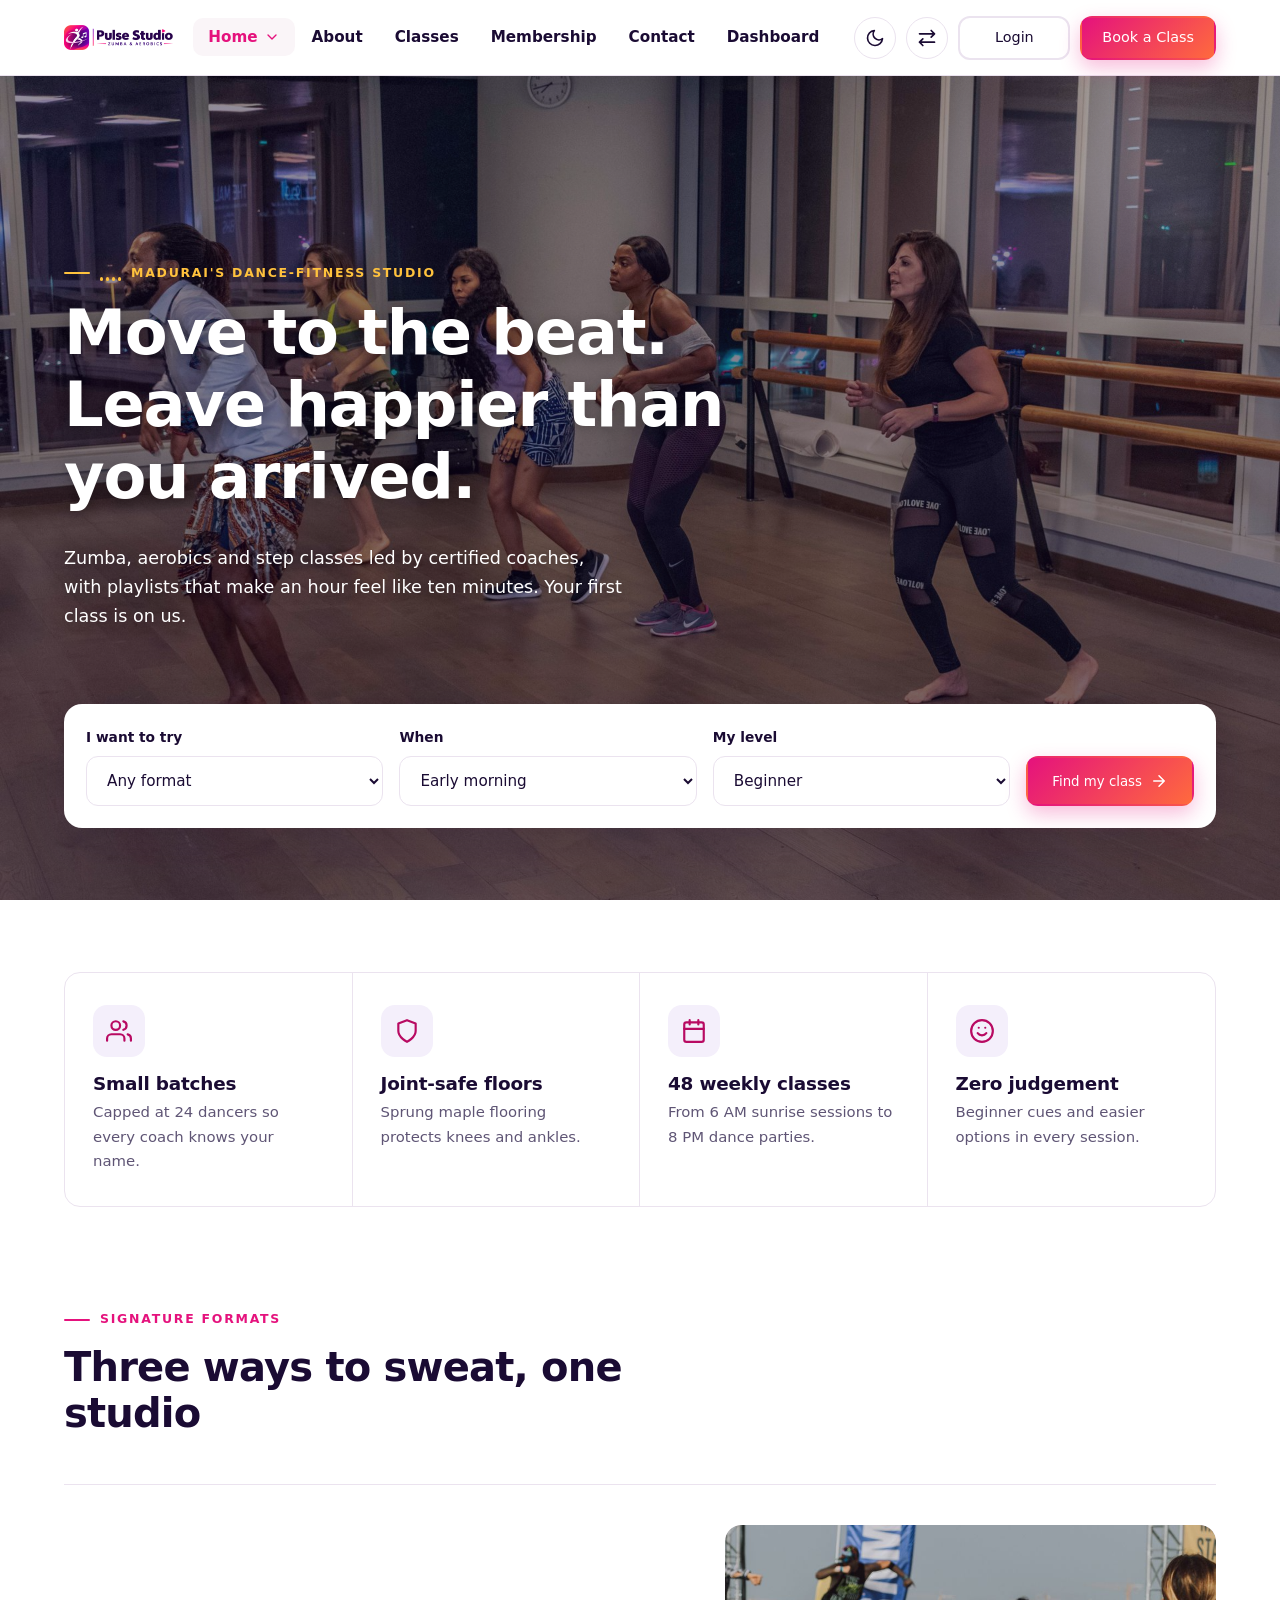
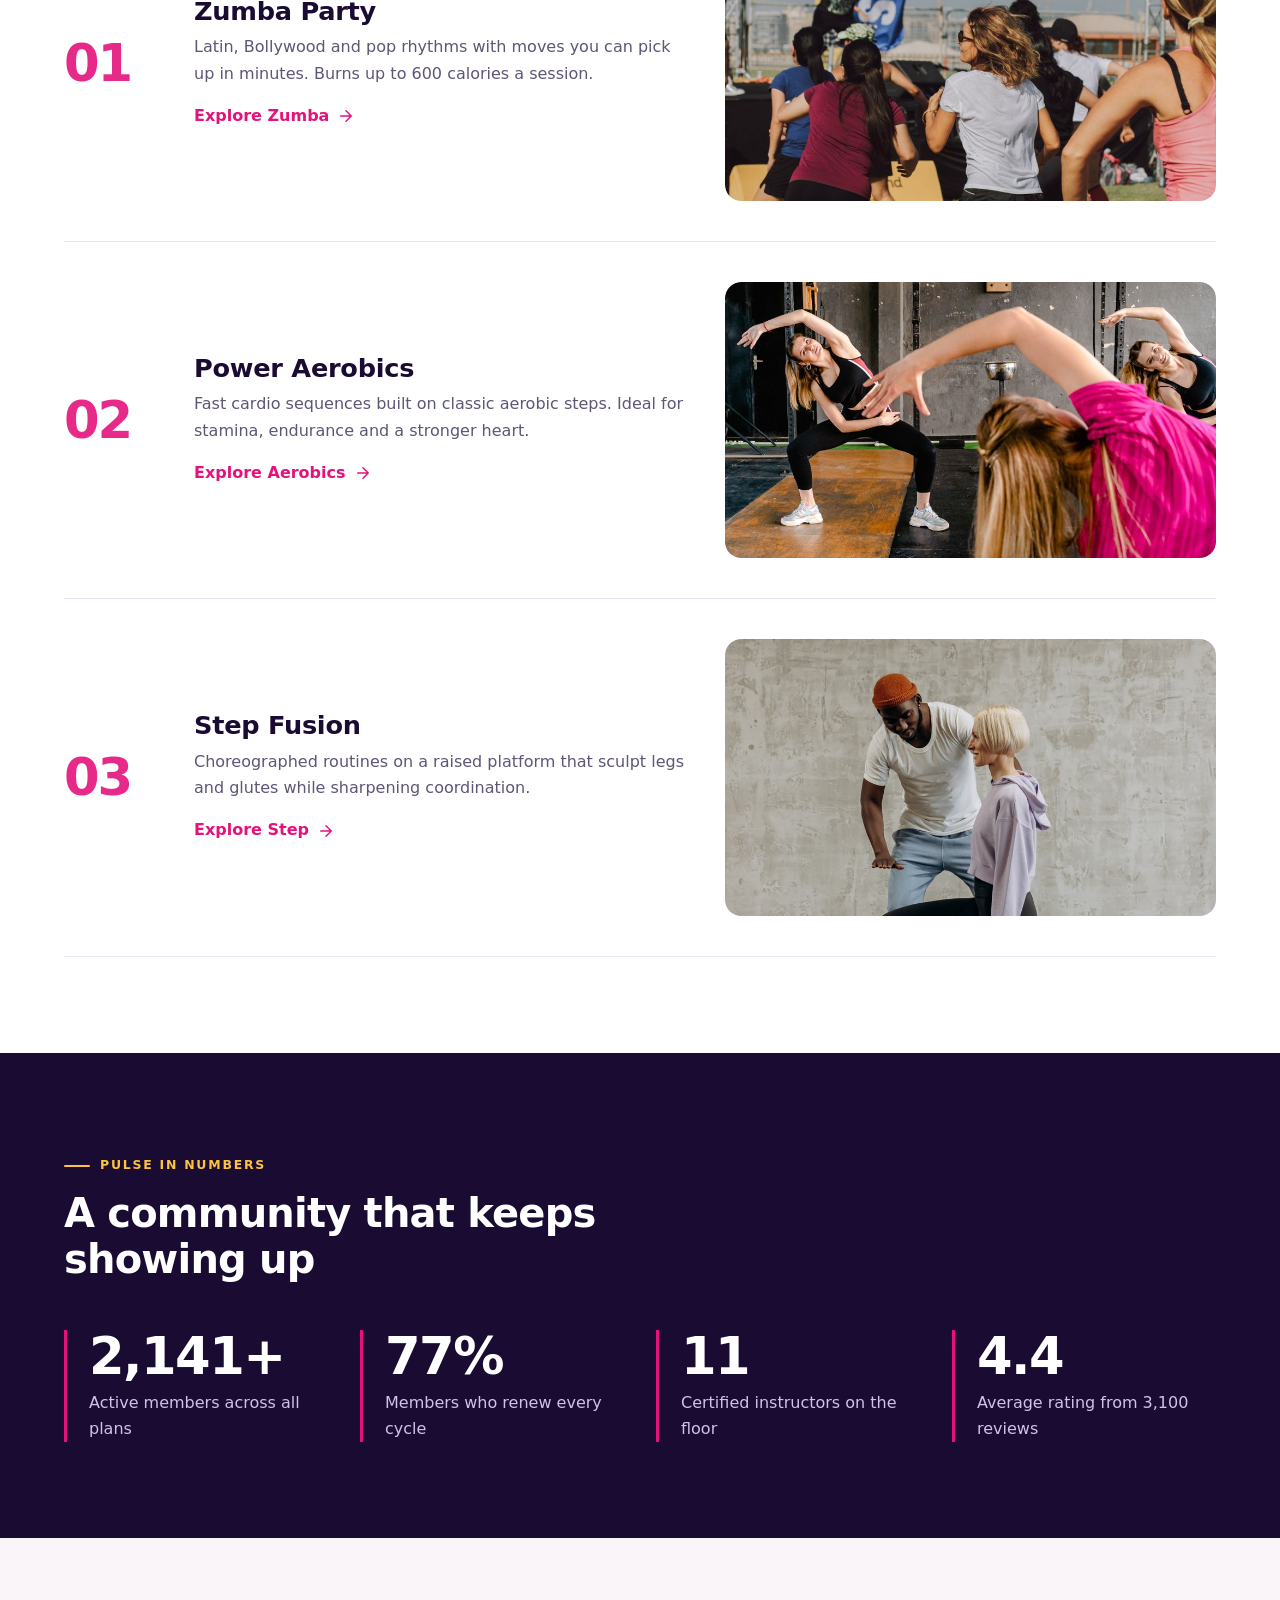
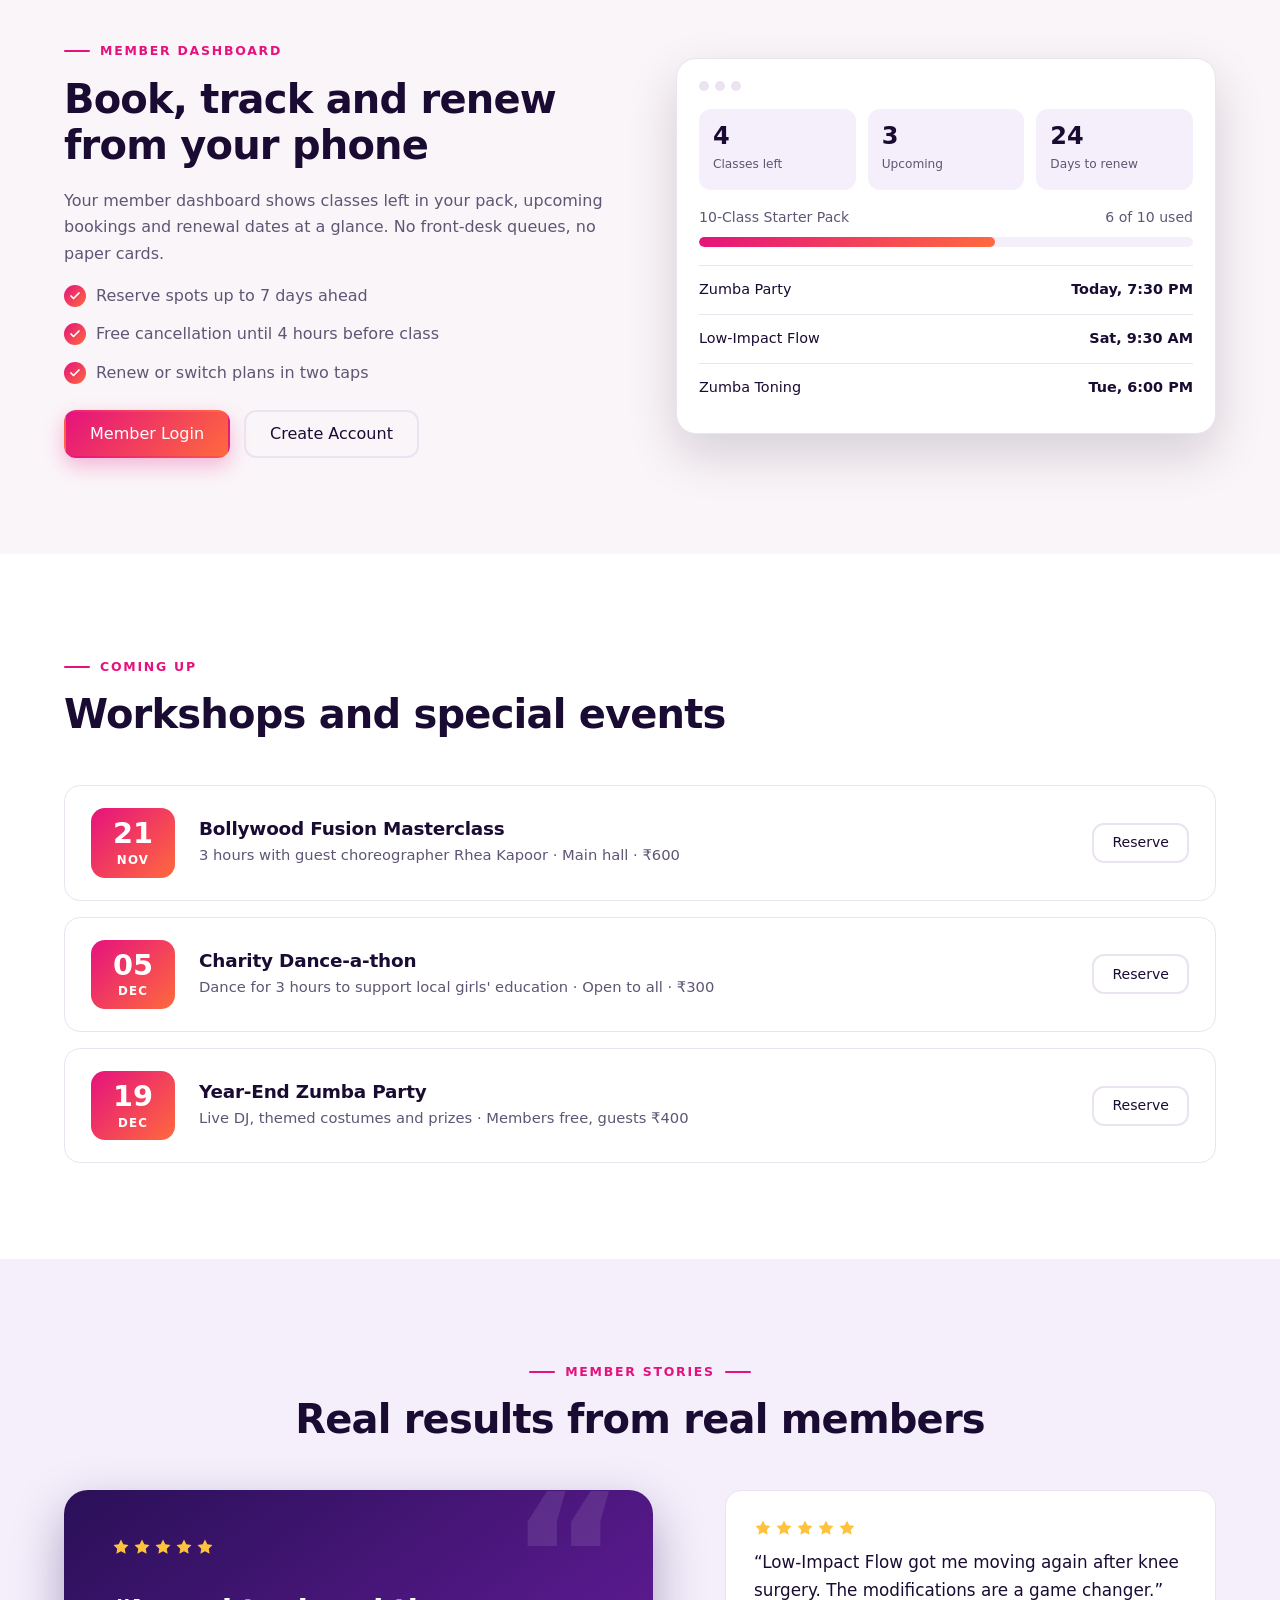
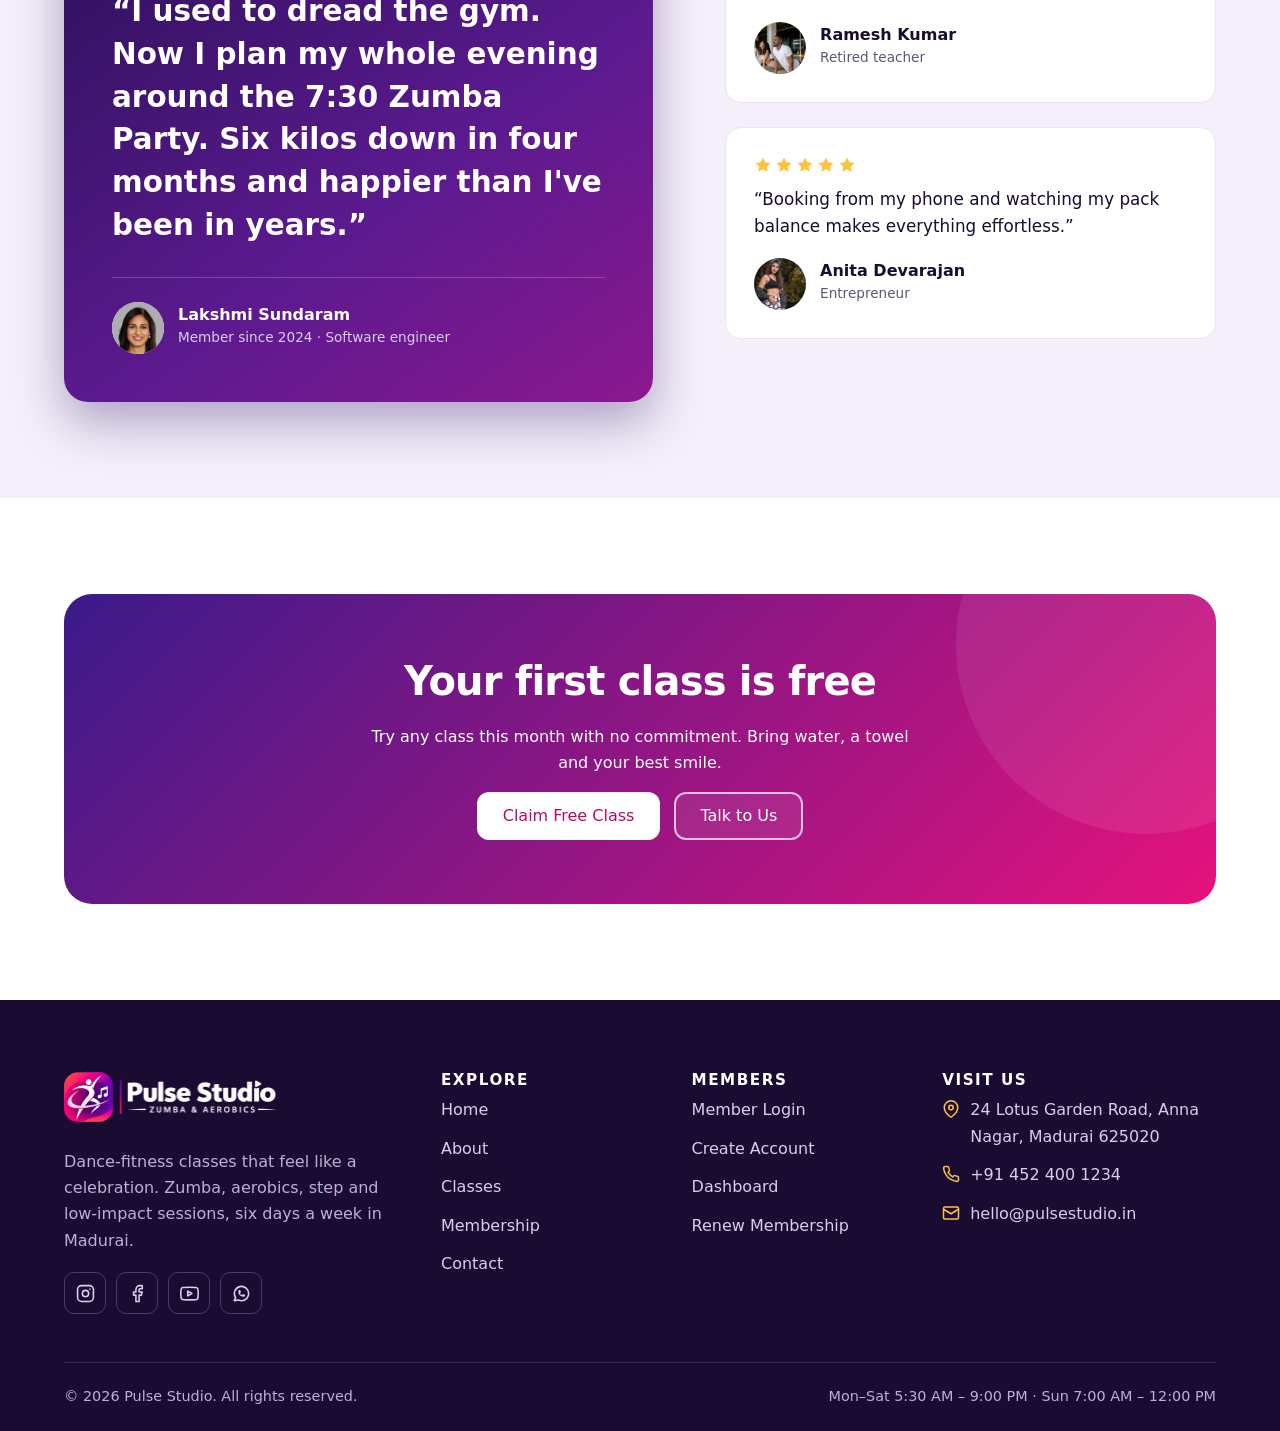
<file: index.html>
<!DOCTYPE html>
<html lang="en" dir="ltr" data-theme="light">
<head>
<meta charset="UTF-8">
<meta name="viewport" content="width=device-width, initial-scale=1">
<title>Pulse Studio — Zumba &amp; Aerobics in Madurai</title>
<meta name="description" content="Upbeat Zumba and aerobics classes for every level. Book a class, track your pack and renew your membership online.">
<script src="assets/js/theme-init.js"></script>
<link rel="icon" type="image/png" sizes="32x32" href="assets/images/favicon-32.png">
<link rel="icon" type="image/png" sizes="256x256" href="assets/images/favicon.png">
<link rel="shortcut icon" href="assets/images/favicon.ico">
<link rel="apple-touch-icon" href="assets/images/favicon.png">
<link rel="stylesheet" href="assets/css/style.css">
<link rel="stylesheet" href="assets/css/responsive.css">
</head>
<body data-page="home1" data-layout="public">
<div id="site-header"></div>
<main>

<!-- 1. Hero with class finder -->
<section class="hero-bg home-hero h1-hero" data-slot="home1-hero-bg" style="--hero-img:url('../images/pexels-5936039.jpeg')">
  <div class="container">
    <div>
      <span class="eyebrow"><span class="eq"><i></i><i></i><i></i><i></i></span>Madurai's dance-fitness studio</span>
      <h1>Move to the beat. Leave happier than you arrived.</h1>
      <p class="lead">Zumba, aerobics and step classes led by certified coaches, with playlists that make an hour feel like ten minutes. Your first class is on us.</p>
    </div>
    <form class="finder" id="classFinder">
      <div class="field"><label for="ff">I want to try</label><select id="ff"><option value="all">Any format</option><option value="zumba">Zumba</option><option value="aerobics">Aerobics</option><option value="step">Step</option><option value="gentle">Low-impact</option></select></div>
      <div class="field"><label for="fd">When</label><select id="fd"><option>Early morning</option><option>Mid-morning</option><option>Evening</option><option>Weekend</option></select></div>
      <div class="field"><label for="fl">My level</label><select id="fl"><option>Beginner</option><option>Intermediate</option><option>All levels</option></select></div>
      <button class="btn btn-primary" type="submit">Find my class <i data-ic="arrow-right"></i></button>
    </form>
  </div>
</section>

<!-- 2. Value strip -->
<section class="section" style="padding-block:72px 0">
  <div class="container">
    <div class="strip">
      <div><div class="ic-box"><i data-ic="users"></i></div><h3>Small batches</h3><p>Capped at 24 dancers so every coach knows your name.</p></div>
      <div><div class="ic-box"><i data-ic="shield"></i></div><h3>Joint-safe floors</h3><p>Sprung maple flooring protects knees and ankles.</p></div>
      <div><div class="ic-box"><i data-ic="calendar"></i></div><h3>48 weekly classes</h3><p>From 6 AM sunrise sessions to 8 PM dance parties.</p></div>
      <div><div class="ic-box"><i data-ic="smile"></i></div><h3>Zero judgement</h3><p>Beginner cues and easier options in every session.</p></div>
    </div>
  </div>
</section>

<!-- 3. Signature formats (numbered rows) -->
<section class="section">
  <div class="container">
    <div class="sec-head"><span class="eyebrow">Signature formats</span><h2>Three ways to sweat, one studio</h2></div>
    <div class="feature-row"><div class="num">01</div><div><h3>Zumba Party</h3><p>Latin, Bollywood and pop rhythms with moves you can pick up in minutes. Burns up to 600 calories a session.</p><a class="text-link" href="classes.html">Explore Zumba <i data-ic="arrow-right"></i></a></div><div class="img-slot r-169" data-slot="home1-format-zumba"><img src="assets/images/pexels-4090009.jpeg" alt="Participants dancing in an energetic Zumba class" loading="lazy" decoding="async"></div></div>
    <div class="feature-row"><div class="num">02</div><div><h3>Power Aerobics</h3><p>Fast cardio sequences built on classic aerobic steps. Ideal for stamina, endurance and a stronger heart.</p><a class="text-link" href="classes.html">Explore Aerobics <i data-ic="arrow-right"></i></a></div><div class="img-slot r-169" data-slot="home1-format-aerobics"><img src="assets/images/pexels-4662344.jpeg" alt="Women stretching in a lively indoor aerobics class" loading="lazy" decoding="async"></div></div>
    <div class="feature-row"><div class="num">03</div><div><h3>Step Fusion</h3><p>Choreographed routines on a raised platform that sculpt legs and glutes while sharpening coordination.</p><a class="text-link" href="classes.html">Explore Step <i data-ic="arrow-right"></i></a></div><div class="img-slot r-169" data-slot="home1-format-step"><img src="assets/images/pexels-6740292.jpeg" alt="Instructor coaching a woman through weighted lunges for legs and glutes" loading="lazy" decoding="async"></div></div>
  </div>
</section>

<!-- 4. Stats band -->
<section class="section dark-band">
  <div class="container">
    <div class="sec-head"><span class="eyebrow">Pulse in numbers</span><h2>A community that keeps showing up</h2></div>
    <div class="stat-grid">
      <div><div class="stat-num">2,400+</div><p>Active members across all plans</p></div>
      <div><div class="stat-num">86%</div><p>Members who renew every cycle</p></div>
      <div><div class="stat-num">12</div><p>Certified instructors on the floor</p></div>
      <div><div class="stat-num">4.9</div><p>Average rating from 3,100 reviews</p></div>
    </div>
  </div>
</section>

<!-- 5. Member app preview -->
<section class="section alt">
  <div class="container split">
    <div>
      <span class="eyebrow">Member dashboard</span>
      <h2>Book, track and renew from your phone</h2>
      <p>Your member dashboard shows classes left in your pack, upcoming bookings and renewal dates at a glance. No front-desk queues, no paper cards.</p>
      <ul class="checklist"><li>Reserve spots up to 7 days ahead</li><li>Free cancellation until 4 hours before class</li><li>Renew or switch plans in two taps</li></ul>
      <div class="actions"><a class="btn btn-primary" href="login.html">Member Login</a><a class="btn btn-outline" href="create-account.html">Create Account</a></div>
    </div>
    <div class="mock">
      <div class="mock-top"><i></i><i></i><i></i></div>
      <div class="mock-kpis"><div><b>4</b><span>Classes left</span></div><div><b>3</b><span>Upcoming</span></div><div><b>24</b><span>Days to renew</span></div></div>
      <div class="pack-meta"><span>10-Class Starter Pack</span><span>6 of 10 used</span></div>
      <div class="mock-bar"><span style="width:60%"></span></div>
      <div class="mock-row"><span>Zumba Party</span><b>Today, 7:30 PM</b></div>
      <div class="mock-row"><span>Low-Impact Flow</span><b>Sat, 9:30 AM</b></div>
      <div class="mock-row"><span>Zumba Toning</span><b>Tue, 6:00 PM</b></div>
    </div>
  </div>
</section>

<!-- 6. Events -->
<section class="section">
  <div class="container">
    <div class="sec-head"><span class="eyebrow">Coming up</span><h2>Workshops and special events</h2></div>
    <div class="event"><div class="date"><b>21</b><span>Nov</span></div><div><h3>Bollywood Fusion Masterclass</h3><p>3 hours with guest choreographer Rhea Kapoor · Main hall · ₹600</p></div><a class="btn btn-outline btn-sm" href="contact.html">Reserve</a></div>
    <div class="event"><div class="date"><b>05</b><span>Dec</span></div><div><h3>Charity Dance-a-thon</h3><p>Dance for 3 hours to support local girls' education · Open to all · ₹300</p></div><a class="btn btn-outline btn-sm" href="contact.html">Reserve</a></div>
    <div class="event"><div class="date"><b>19</b><span>Dec</span></div><div><h3>Year-End Zumba Party</h3><p>Live DJ, themed costumes and prizes · Members free, guests ₹400</p></div><a class="btn btn-outline btn-sm" href="contact.html">Reserve</a></div>
  </div>
</section>

<!-- 7. Testimonials -->
<section class="section soft">
  <div class="container">
    <div class="sec-head center"><span class="eyebrow">Member stories</span><h2>Real results from real members</h2></div>
    <div class="split wide-l top">
      <div class="feat-quote"><div class="stars"><i data-ic="star" class="fill"></i><i data-ic="star" class="fill"></i><i data-ic="star" class="fill"></i><i data-ic="star" class="fill"></i><i data-ic="star" class="fill"></i></div><p class="quote">“I used to dread the gym. Now I plan my whole evening around the 7:30 Zumba Party. Six kilos down in four months and happier than I've been in years.”</p><div class="person"><div class="img-slot circle" data-slot="home1-t1"><img src="assets/images/lakshmi-sundaram.png" alt="Lakshmi Sundaram, dance fitness member" loading="lazy" decoding="async"></div><div><strong>Lakshmi Sundaram</strong><span>Member since 2024 · Software engineer</span></div></div></div>
      <div class="grid" style="grid-template-columns:1fr">
        <article class="card"><div class="stars"><i data-ic="star" class="fill"></i><i data-ic="star" class="fill"></i><i data-ic="star" class="fill"></i><i data-ic="star" class="fill"></i><i data-ic="star" class="fill"></i></div><p class="quote">“Low-Impact Flow got me moving again after knee surgery. The modifications are a game changer.”</p><div class="person"><div class="img-slot circle" data-slot="home1-t2"><img src="assets/images/pexels-8436601.jpeg" alt="Ramesh Kumar stretching in a low-impact class" loading="lazy" decoding="async"></div><div><strong>Ramesh Kumar</strong><span>Retired teacher</span></div></div></article>
        <article class="card"><div class="stars"><i data-ic="star" class="fill"></i><i data-ic="star" class="fill"></i><i data-ic="star" class="fill"></i><i data-ic="star" class="fill"></i><i data-ic="star" class="fill"></i></div><p class="quote">“Booking from my phone and watching my pack balance makes everything effortless.”</p><div class="person"><div class="img-slot circle" data-slot="home1-t3"><img src="assets/images/pexels-7231719.jpeg" alt="Anita Devarajan in activewear" loading="lazy" decoding="async"></div><div><strong>Anita Devarajan</strong><span>Entrepreneur</span></div></div></article>
      </div>
    </div>
  </div>
</section>

<!-- 8. CTA -->
<section class="section">
  <div class="container">
    <div class="band center">
      <h2>Your first class is free</h2>
      <p style="max-width:560px;margin-inline:auto">Try any class this month with no commitment. Bring water, a towel and your best smile.</p>
      <div class="actions" style="justify-content:center"><a class="btn btn-light" href="create-account.html">Claim Free Class</a><a class="btn btn-ghost-light" href="contact.html">Talk to Us</a></div>
    </div>
  </div>
</section>

</main>
<div id="site-footer"></div>
<script src="assets/js/main.js"></script>
</body>
</html>
</file>
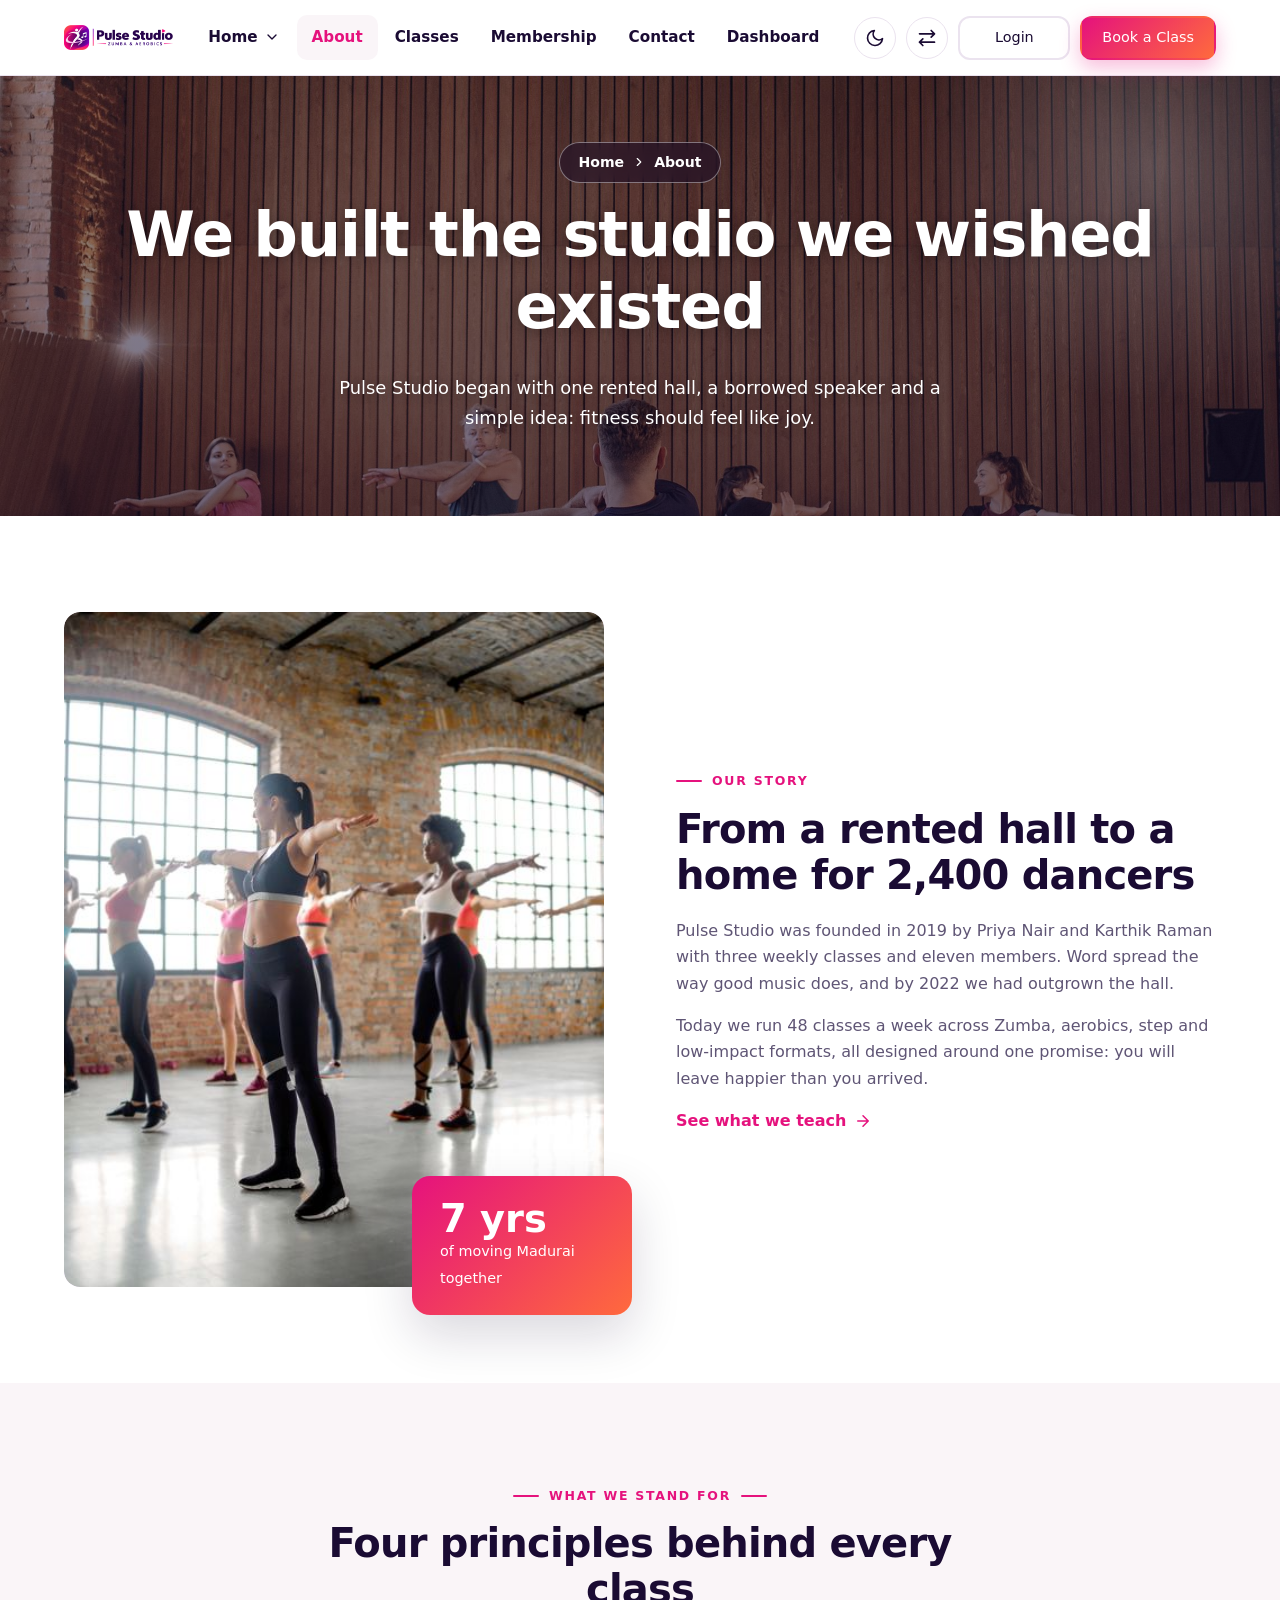
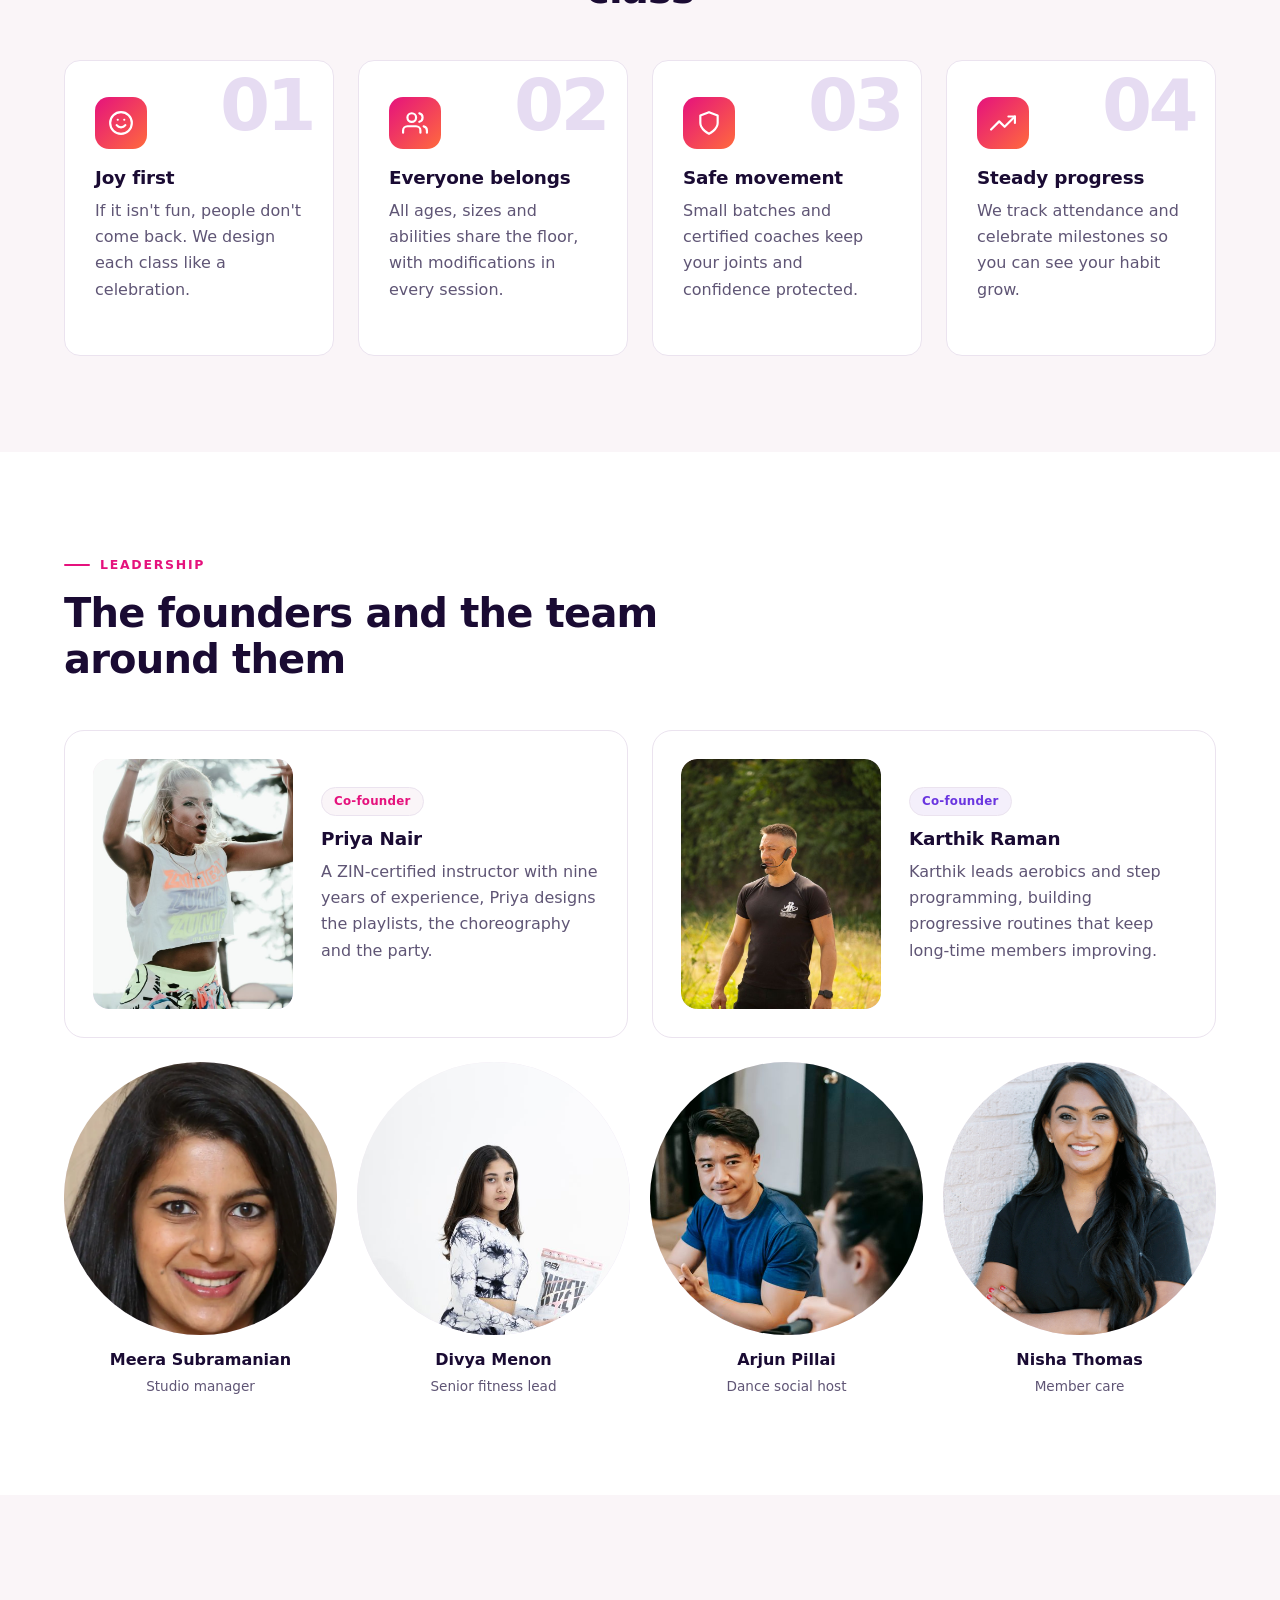
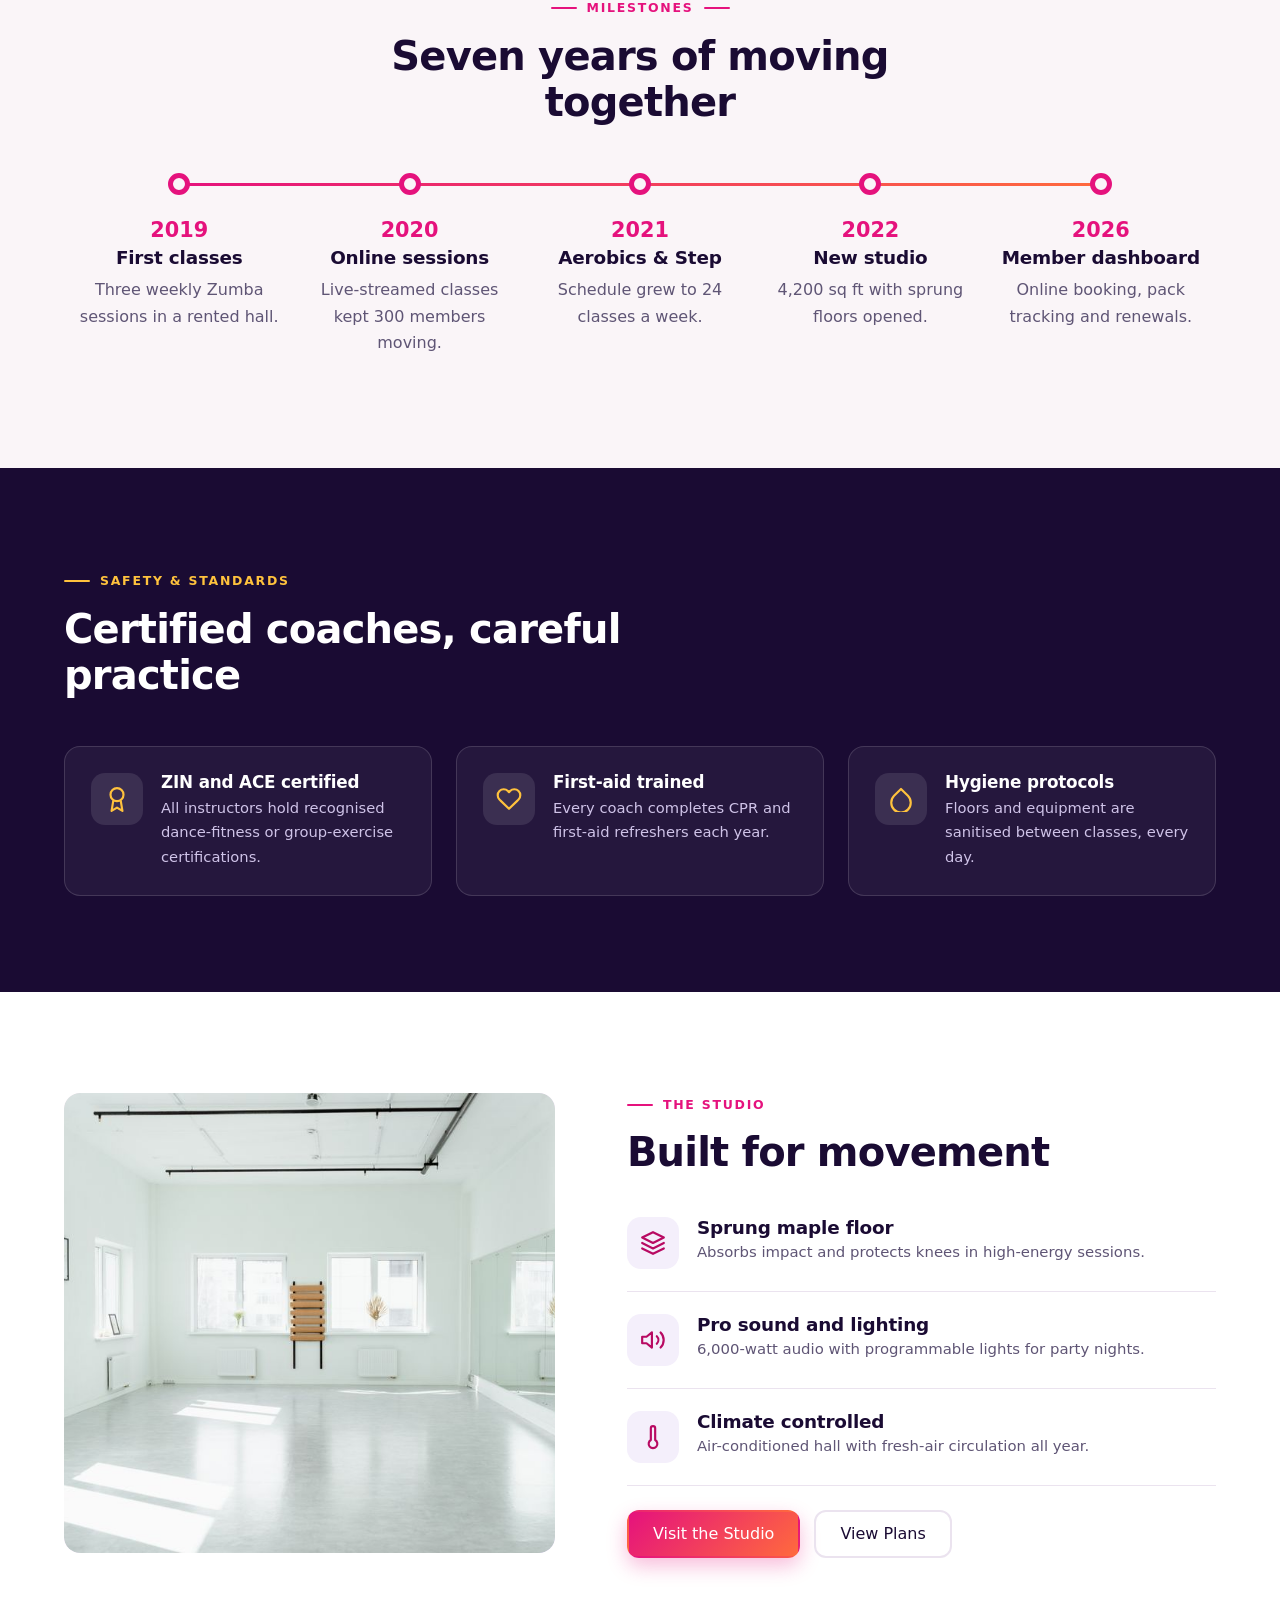
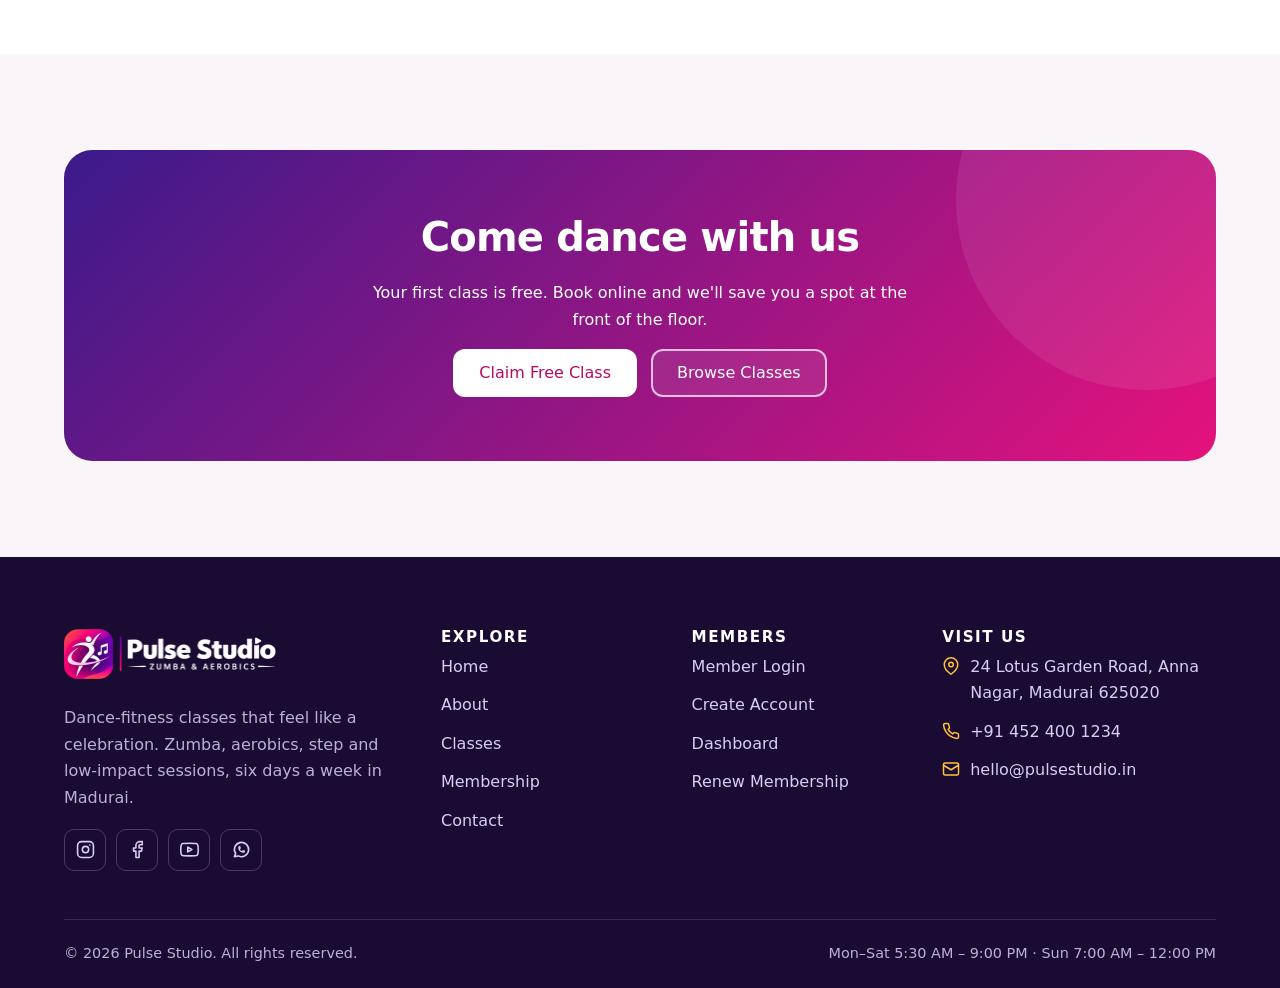
<file: about.html>
<!DOCTYPE html>
<html lang="en" dir="ltr" data-theme="light">
<head>
<meta charset="UTF-8">
<meta name="viewport" content="width=device-width, initial-scale=1">
<title>About — Pulse Studio</title>
<meta name="description" content="The story, people and values behind Pulse Studio, Madurai's Zumba and aerobics studio.">
<script src="assets/js/theme-init.js"></script>
<link rel="icon" type="image/png" sizes="32x32" href="assets/images/favicon-32.png">
<link rel="icon" type="image/png" sizes="256x256" href="assets/images/favicon.png">
<link rel="shortcut icon" href="assets/images/favicon.ico">
<link rel="apple-touch-icon" href="assets/images/favicon.png">
<link rel="stylesheet" href="assets/css/style.css">
<link rel="stylesheet" href="assets/css/responsive.css">
</head>
<body data-page="about" data-layout="public">
<div id="site-header"></div>
<main>

<!-- 1. Hero -->
<section class="hero-bg page-hero" data-slot="about-hero-bg" style="--hero-img:url('../images/pexels-6339358.jpeg')">
  <div class="container">
    <div class="crumbs">Home <i data-ic="chevron-right"></i> About</div>
    <h1>We built the studio we wished existed</h1>
    <p>Pulse Studio began with one rented hall, a borrowed speaker and a simple idea: fitness should feel like joy.</p>
  </div>
</section>

<!-- 2. Story with floating stat -->
<section class="section">
  <div class="container split">
    <div class="story-wrap"><div class="img-slot r-45" data-slot="about-story"><img src="assets/images/pexels-3768695.jpeg" alt="Members following an instructor in a group fitness class at the studio" loading="lazy" decoding="async"></div><div class="float-card"><b>7 yrs</b><span>of moving Madurai together</span></div></div>
    <div>
      <span class="eyebrow">Our story</span>
      <h2>From a rented hall to a home for 2,400 dancers</h2>
      <p>Pulse Studio was founded in 2019 by Priya Nair and Karthik Raman with three weekly classes and eleven members. Word spread the way good music does, and by 2022 we had outgrown the hall.</p>
      <p>Today we run 48 classes a week across Zumba, aerobics, step and low-impact formats, all designed around one promise: you will leave happier than you arrived.</p>
      <a class="text-link" href="classes.html">See what we teach <i data-ic="arrow-right"></i></a>
    </div>
  </div>
</section>

<!-- 3. Pillars -->
<section class="section alt">
  <div class="container">
    <div class="sec-head center"><span class="eyebrow">What we stand for</span><h2>Four principles behind every class</h2></div>
    <div class="grid grid-4">
      <article class="pillar"><span class="big">01</span><div class="ic-box solid"><i data-ic="smile"></i></div><h3>Joy first</h3><p>If it isn't fun, people don't come back. We design each class like a celebration.</p></article>
      <article class="pillar"><span class="big">02</span><div class="ic-box solid"><i data-ic="users"></i></div><h3>Everyone belongs</h3><p>All ages, sizes and abilities share the floor, with modifications in every session.</p></article>
      <article class="pillar"><span class="big">03</span><div class="ic-box solid"><i data-ic="shield"></i></div><h3>Safe movement</h3><p>Small batches and certified coaches keep your joints and confidence protected.</p></article>
      <article class="pillar"><span class="big">04</span><div class="ic-box solid"><i data-ic="trending-up"></i></div><h3>Steady progress</h3><p>We track attendance and celebrate milestones so you can see your habit grow.</p></article>
    </div>
  </div>
</section>

<!-- 4. Leadership -->
<section class="section">
  <div class="container">
    <div class="sec-head"><span class="eyebrow">Leadership</span><h2>The founders and the team around them</h2></div>
    <div class="grid grid-2">
      <article class="leader"><div class="img-slot" data-slot="about-founder-1"><img src="assets/images/pexels-13409547.jpeg" alt="Energetic dance fitness instructor in white tank top mid-routine" loading="lazy" decoding="async"></div><div><span class="tag" style="margin-bottom:12px">Co-founder</span><h3>Priya Nair</h3><p>A ZIN-certified instructor with nine years of experience, Priya designs the playlists, the choreography and the party.</p></div></article>
      <article class="leader"><div class="img-slot" data-slot="about-founder-2"><img src="assets/images/pexels-38281025.jpeg" alt="Fitness instructor with a headset leading an aerobics session" loading="lazy" decoding="async"></div><div><span class="tag violet" style="margin-bottom:12px">Co-founder</span><h3>Karthik Raman</h3><p>Karthik leads aerobics and step programming, building progressive routines that keep long-time members improving.</p></div></article>
    </div>
    <div class="team-mini">
      <div class="m"><div class="img-slot circle" data-slot="about-team-1"><img src="assets/images/meera-subramanian.png" alt="Meera Subramanian, studio manager" loading="lazy" decoding="async"></div><b>Meera Subramanian</b><span>Studio manager</span></div>
      <div class="m"><div class="img-slot circle" data-slot="about-team-2"><img src="assets/images/pexels-31443913.jpeg" alt="Smiling fitness lead in activewear" loading="lazy" decoding="async"></div><b>Divya Menon</b><span>Senior fitness lead</span></div>
      <div class="m"><div class="img-slot circle" data-slot="about-team-3"><img src="assets/images/pexels-6551087.jpeg" alt="Cheerful instructor guiding a member through a workout" loading="lazy" decoding="async"></div><b>Arjun Pillai</b><span>Dance social host</span></div>
      <div class="m"><div class="img-slot circle" data-slot="about-team-4"><img src="assets/images/nisha-thomas.png" alt="Nisha Thomas, member care" loading="lazy" decoding="async"></div><b>Nisha Thomas</b><span>Member care</span></div>
    </div>
  </div>
</section>

<!-- 5. Horizontal timeline -->
<section class="section alt">
  <div class="container">
    <div class="sec-head center"><span class="eyebrow">Milestones</span><h2>Seven years of moving together</h2></div>
    <div class="h-timeline">
      <div class="ht"><time>2019</time><h3>First classes</h3><p>Three weekly Zumba sessions in a rented hall.</p></div>
      <div class="ht"><time>2020</time><h3>Online sessions</h3><p>Live-streamed classes kept 300 members moving.</p></div>
      <div class="ht"><time>2021</time><h3>Aerobics &amp; Step</h3><p>Schedule grew to 24 classes a week.</p></div>
      <div class="ht"><time>2022</time><h3>New studio</h3><p>4,200 sq ft with sprung floors opened.</p></div>
      <div class="ht"><time>2026</time><h3>Member dashboard</h3><p>Online booking, pack tracking and renewals.</p></div>
    </div>
  </div>
</section>

<!-- 6. Certifications (dark) -->
<section class="section dark-band">
  <div class="container">
    <div class="sec-head"><span class="eyebrow">Safety &amp; standards</span><h2>Certified coaches, careful practice</h2></div>
    <div class="grid grid-3">
      <div class="cert"><div class="ic-box"><i data-ic="award"></i></div><div><h3>ZIN and ACE certified</h3><p>All instructors hold recognised dance-fitness or group-exercise certifications.</p></div></div>
      <div class="cert"><div class="ic-box"><i data-ic="heart"></i></div><div><h3>First-aid trained</h3><p>Every coach completes CPR and first-aid refreshers each year.</p></div></div>
      <div class="cert"><div class="ic-box"><i data-ic="droplet"></i></div><div><h3>Hygiene protocols</h3><p>Floors and equipment are sanitised between classes, every day.</p></div></div>
    </div>
  </div>
</section>

<!-- 7. Facilities -->
<section class="section">
  <div class="container split wide-r">
    <div class="img-slot tall" data-slot="about-facilities"><img src="assets/images/pexels-7319683.jpeg" alt="Bright dance studio with full-length mirrors and a sprung floor" loading="lazy" decoding="async"></div>
    <div>
      <span class="eyebrow">The studio</span>
      <h2>Built for movement</h2>
      <div class="fac"><div class="ic-box"><i data-ic="layers"></i></div><div><h3>Sprung maple floor</h3><p>Absorbs impact and protects knees in high-energy sessions.</p></div></div>
      <div class="fac"><div class="ic-box"><i data-ic="volume"></i></div><div><h3>Pro sound and lighting</h3><p>6,000-watt audio with programmable lights for party nights.</p></div></div>
      <div class="fac"><div class="ic-box"><i data-ic="thermo"></i></div><div><h3>Climate controlled</h3><p>Air-conditioned hall with fresh-air circulation all year.</p></div></div>
      <div class="actions" style="margin-top:24px"><a class="btn btn-primary" href="contact.html">Visit the Studio</a><a class="btn btn-outline" href="membership.html">View Plans</a></div>
    </div>
  </div>
</section>

<!-- 8. CTA -->
<section class="section alt">
  <div class="container">
    <div class="band center">
      <h2>Come dance with us</h2>
      <p style="max-width:540px;margin-inline:auto">Your first class is free. Book online and we'll save you a spot at the front of the floor.</p>
      <div class="actions" style="justify-content:center"><a class="btn btn-light" href="create-account.html">Claim Free Class</a><a class="btn btn-ghost-light" href="classes.html">Browse Classes</a></div>
    </div>
  </div>
</section>

</main>
<div id="site-footer"></div>
<script src="assets/js/main.js"></script>
</body>
</html>
</file>
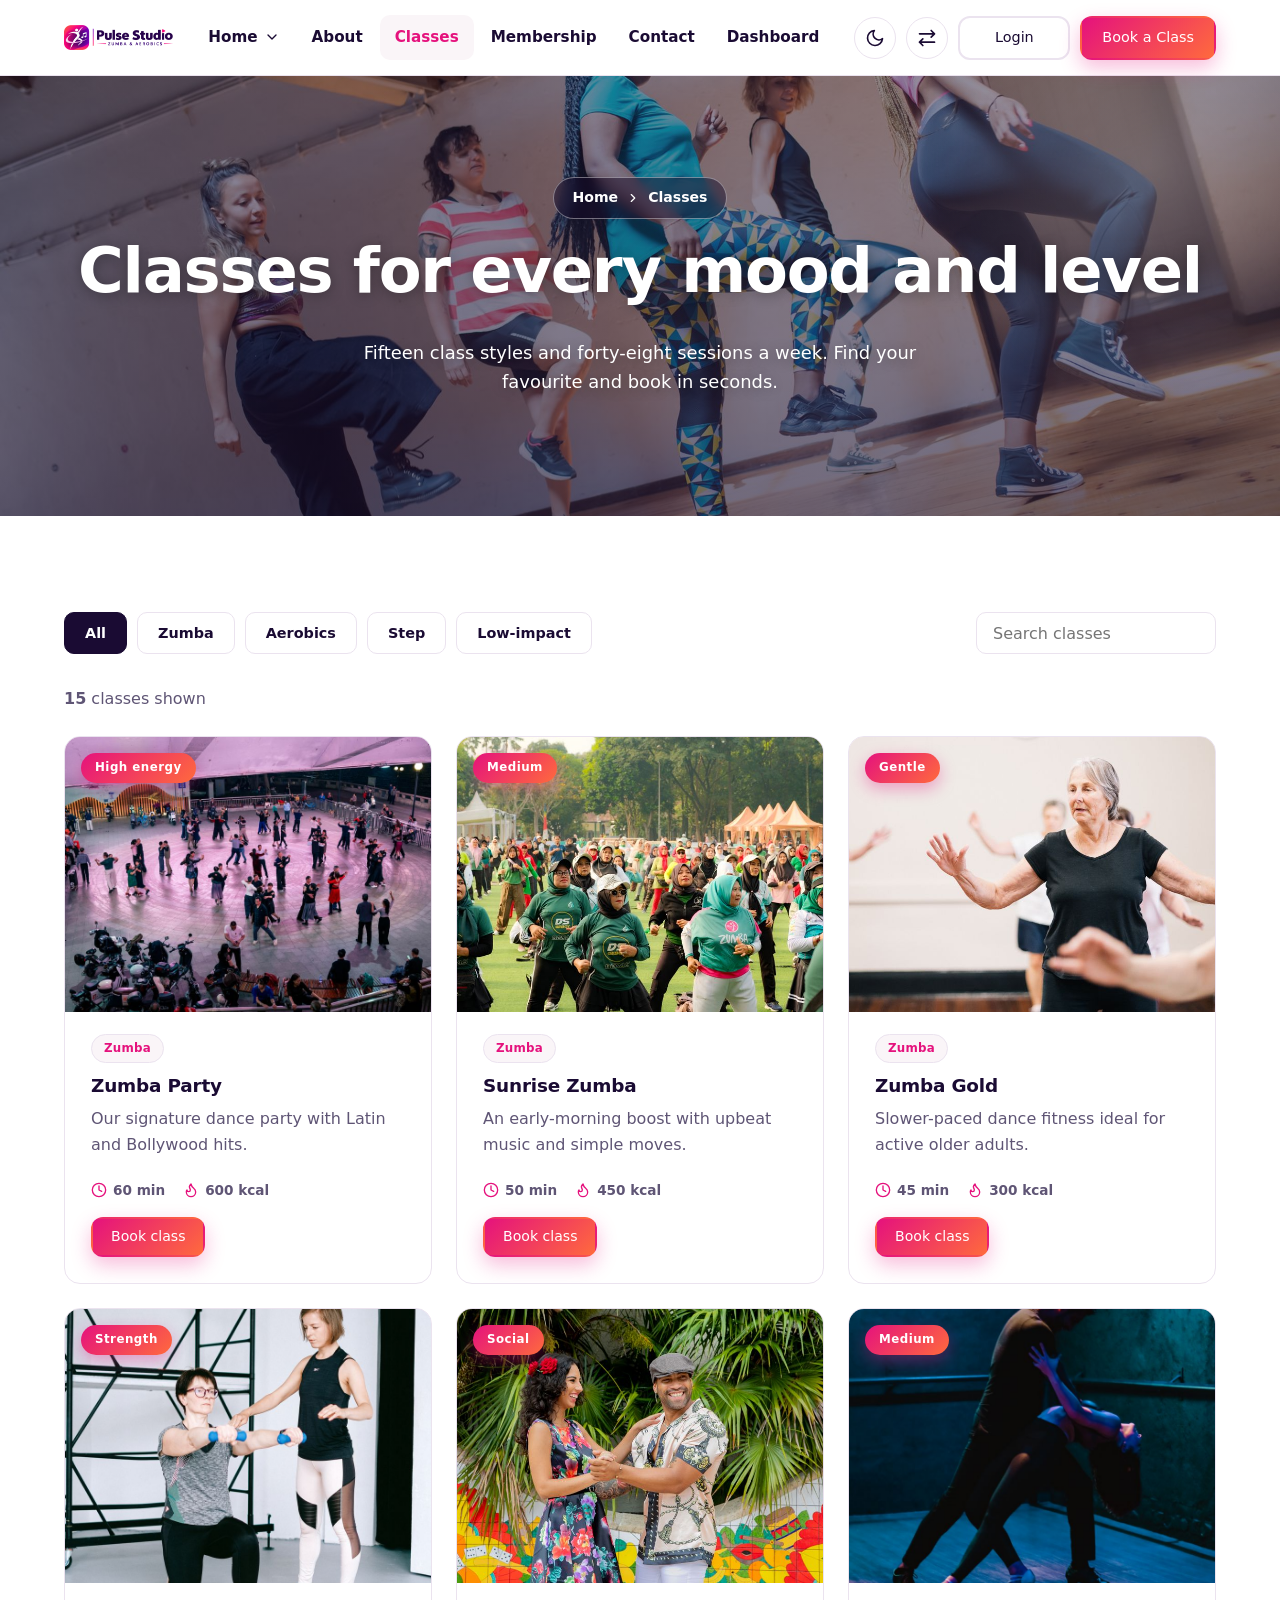
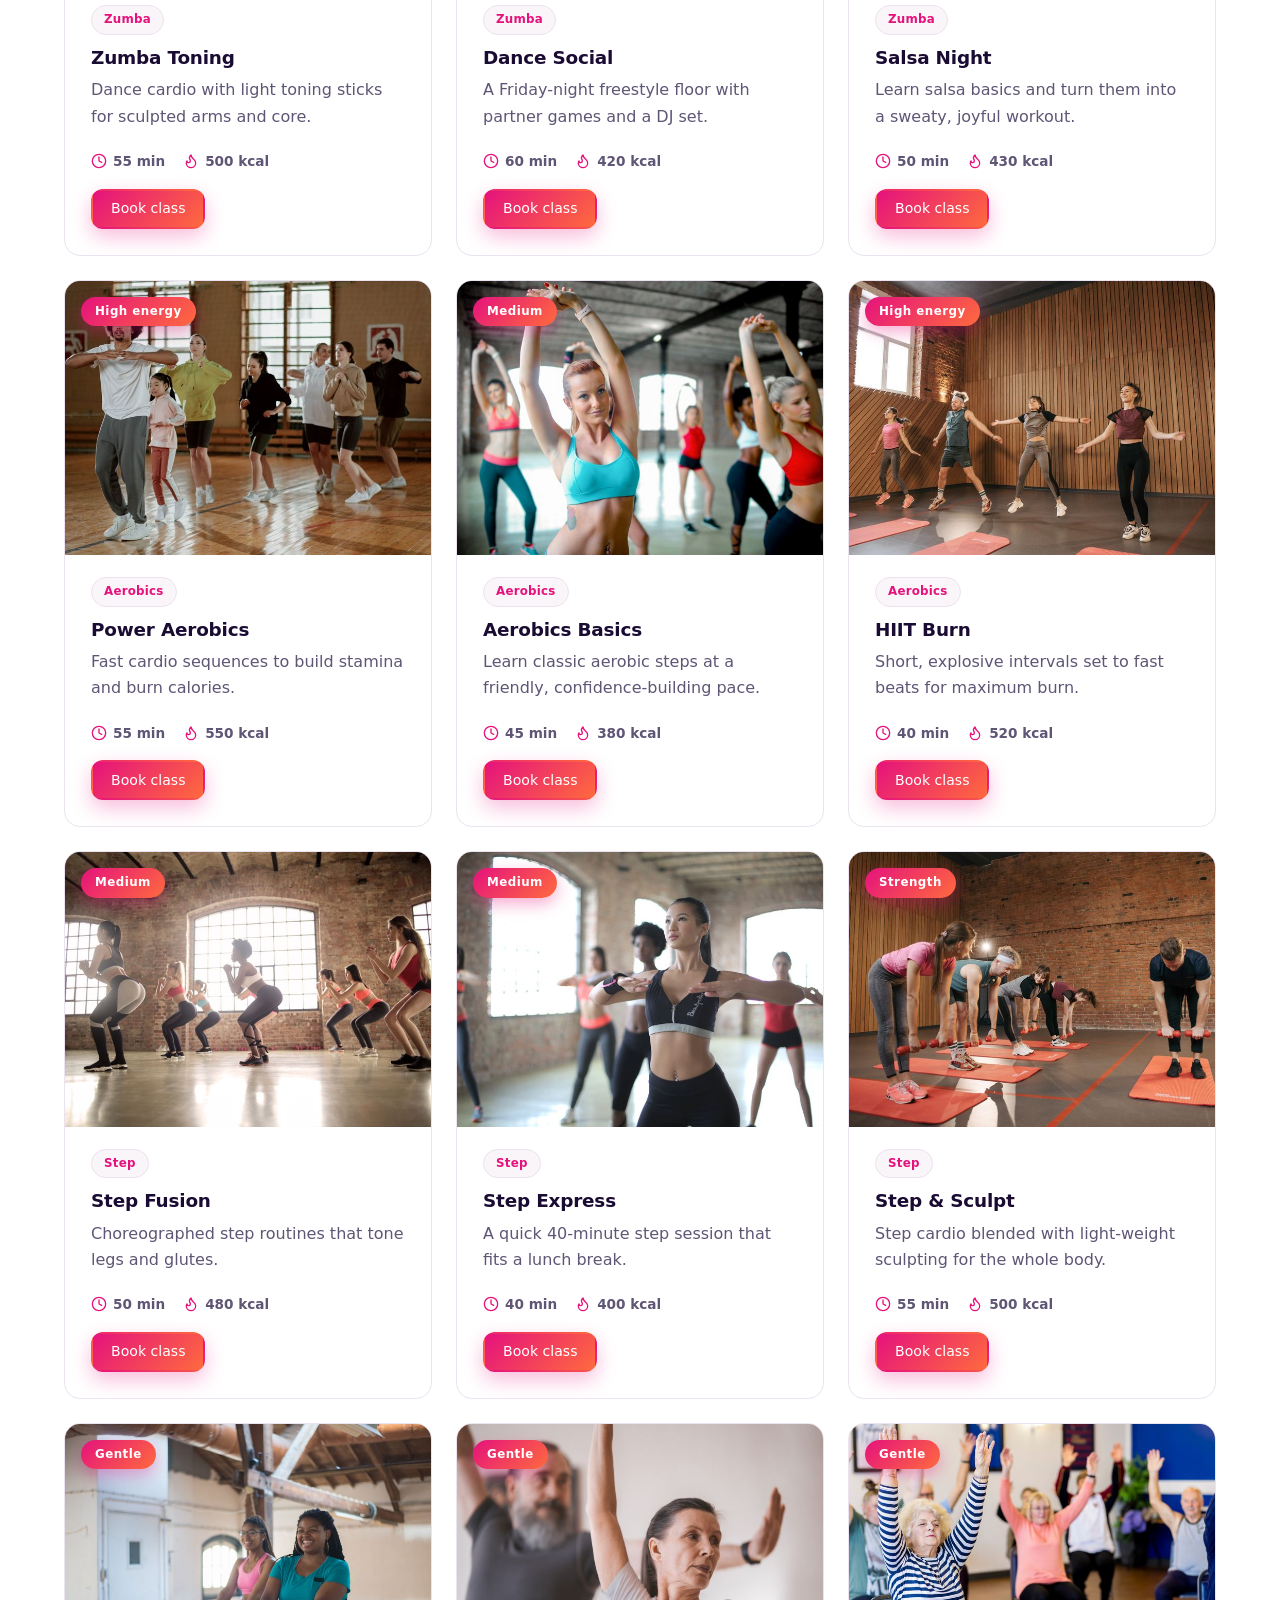
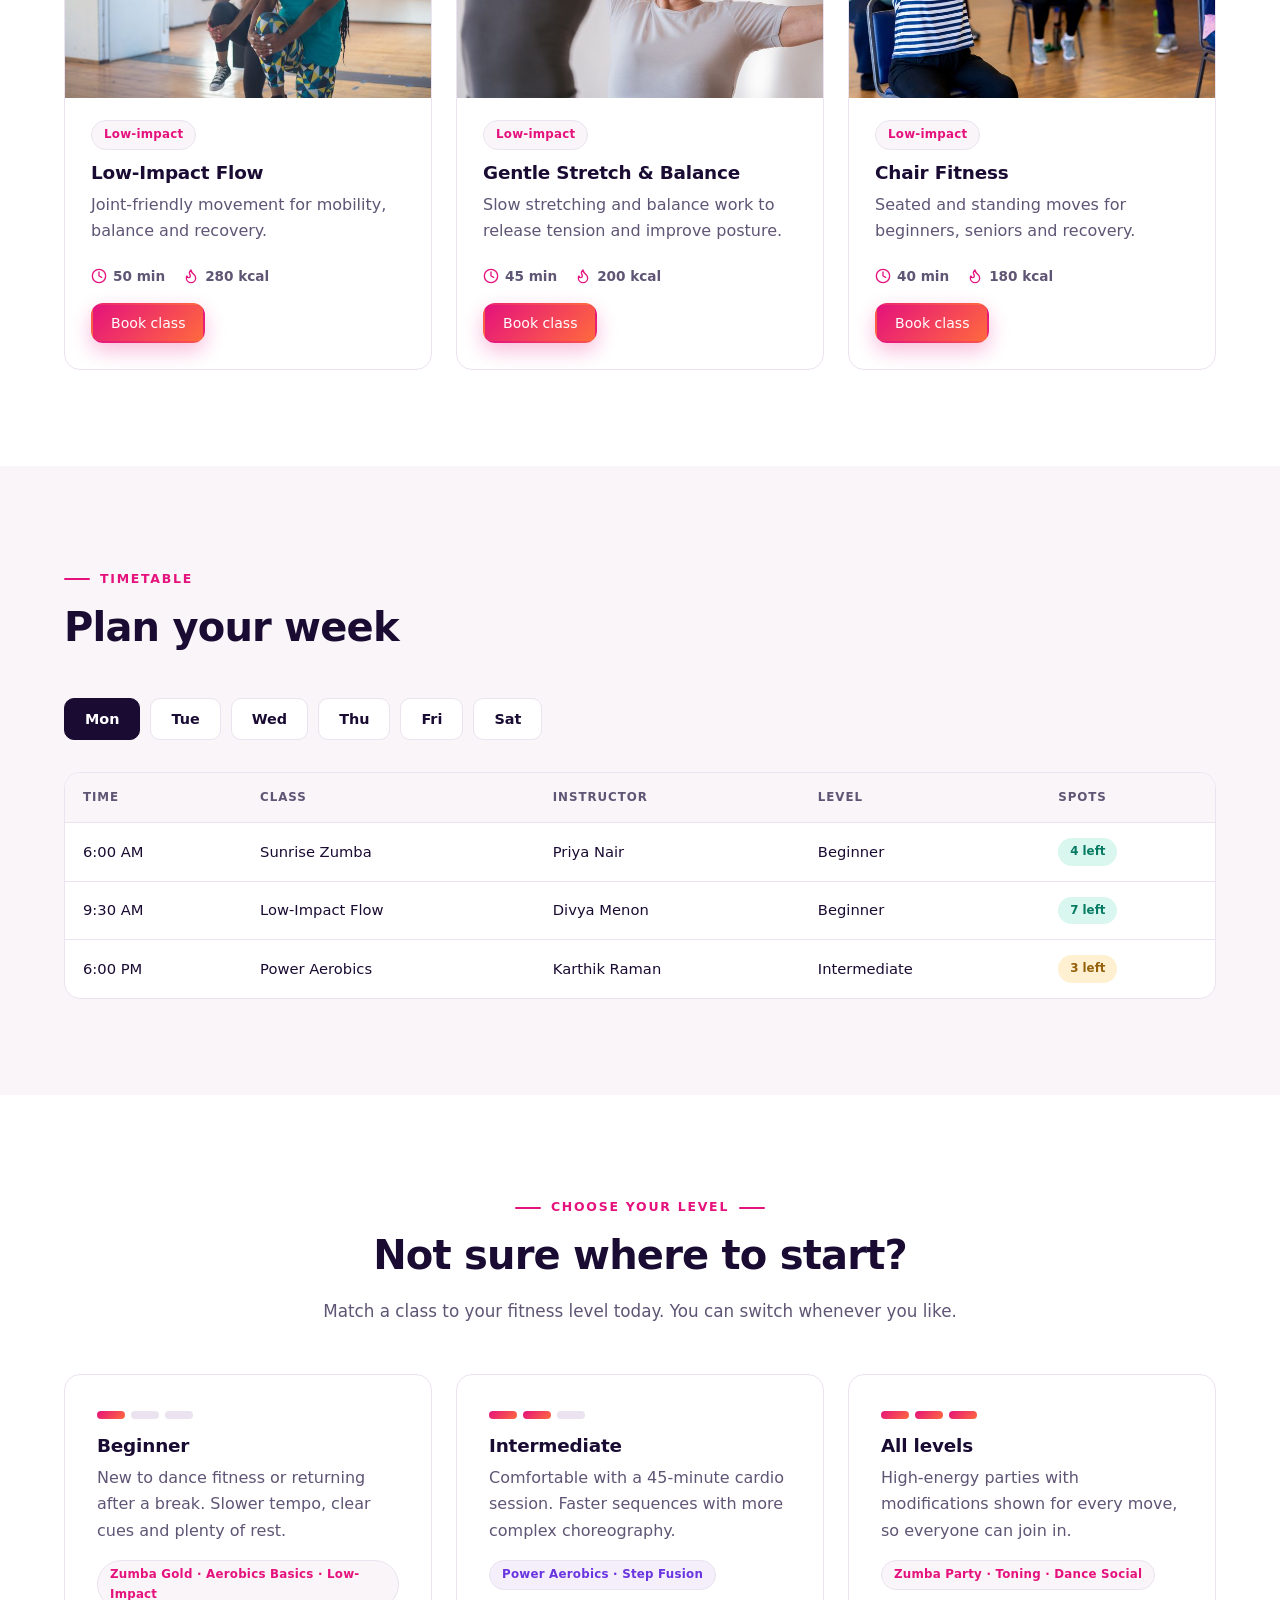
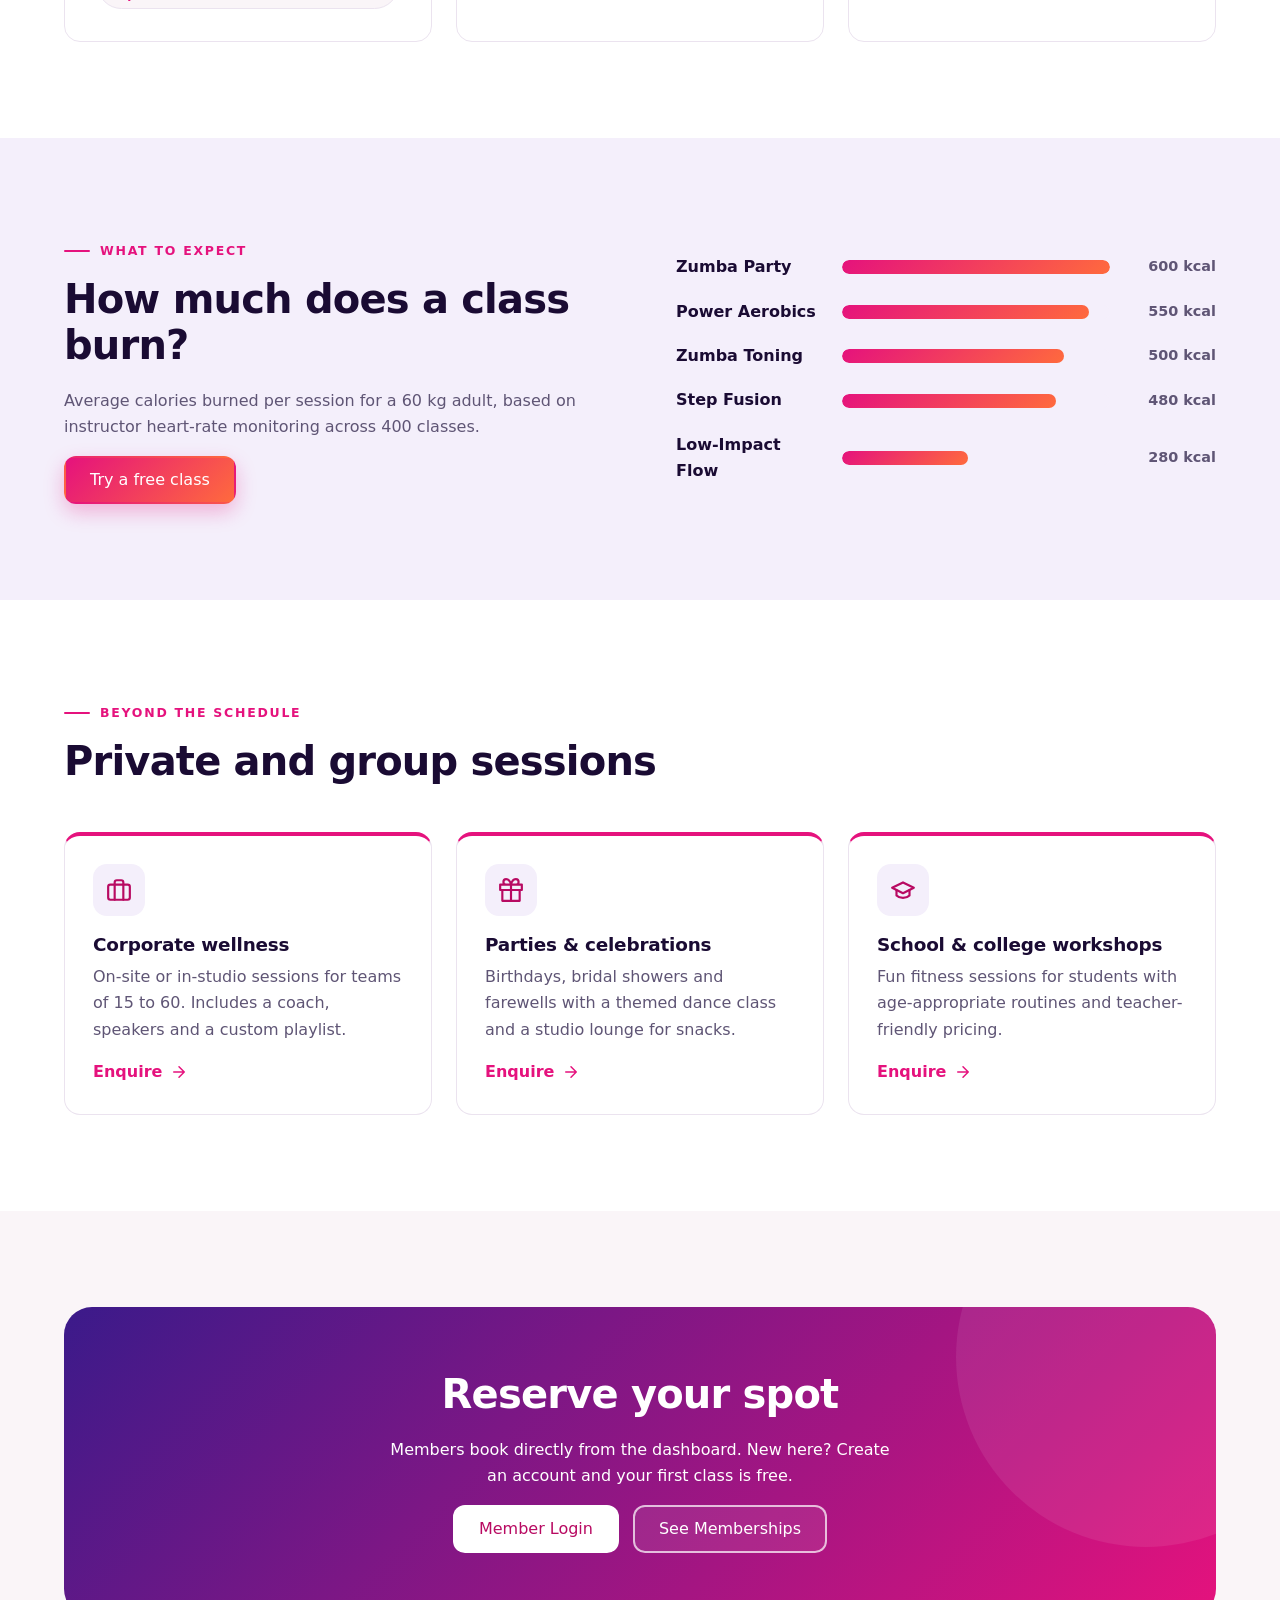
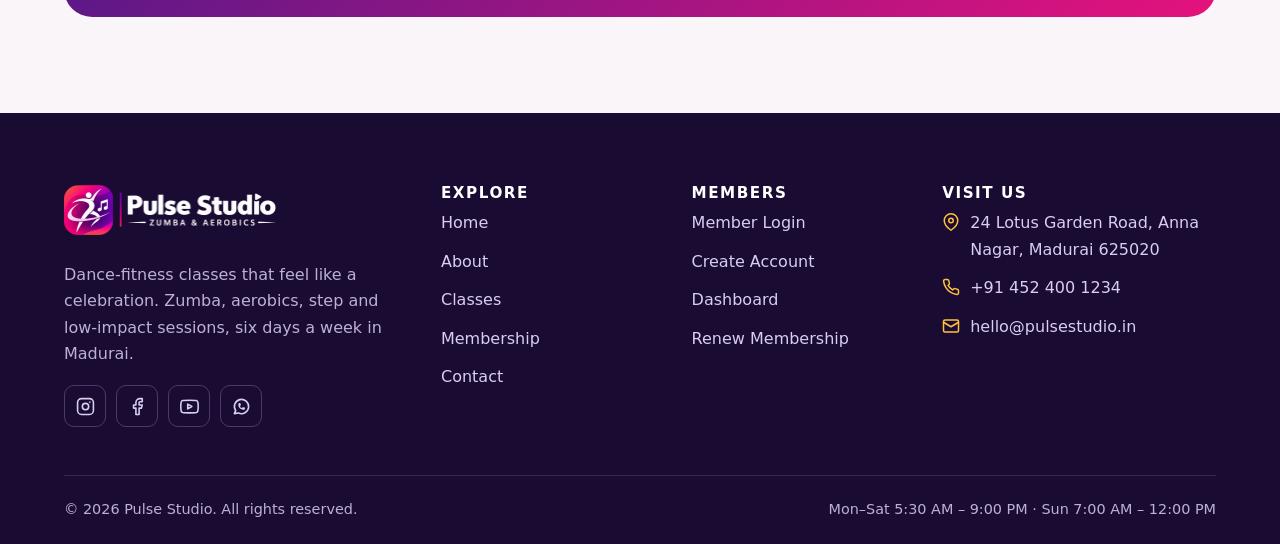
<file: classes.html>
<!DOCTYPE html>
<html lang="en" dir="ltr" data-theme="light">
<head>
<meta charset="UTF-8">
<meta name="viewport" content="width=device-width, initial-scale=1">
<title>Classes — Pulse Studio</title>
<meta name="description" content="Browse Zumba, aerobics, step and low-impact classes with levels, durations and a day-by-day timetable.">
<script src="assets/js/theme-init.js"></script>
<link rel="icon" type="image/png" sizes="32x32" href="assets/images/favicon-32.png">
<link rel="icon" type="image/png" sizes="256x256" href="assets/images/favicon.png">
<link rel="shortcut icon" href="assets/images/favicon.ico">
<link rel="apple-touch-icon" href="assets/images/favicon.png">
<link rel="stylesheet" href="assets/css/style.css">
<link rel="stylesheet" href="assets/css/responsive.css">
</head>
<body data-page="classes" data-layout="public">
<div id="site-header"></div>
<main>

<!-- 1. Hero -->
<section class="hero-bg page-hero" data-slot="classes-hero-bg" style="--hero-img:url('../images/pexels-8957646.jpeg')">
  <div class="container">
    <div class="crumbs">Home <i data-ic="chevron-right"></i> Classes</div>
    <h1>Classes for every mood and level</h1>
    <p>Fifteen class styles and forty-eight sessions a week. Find your favourite and book in seconds.</p>
  </div>
</section>

<!-- 2. Catalogue -->
<section class="section" id="catalogue">
  <div class="container">
    <div class="finder-bar">
      <div class="chips" data-filter-group="#classGrid"><button class="chip on" data-f="all">All</button><button class="chip" data-f="zumba">Zumba</button><button class="chip" data-f="aerobics">Aerobics</button><button class="chip" data-f="step">Step</button><button class="chip" data-f="gentle">Low-impact</button></div>
      <input class="search-in" type="search" placeholder="Search classes" aria-label="Search classes" data-filter-search>
    </div>
    <p style="margin-bottom:24px"><b id="classCount">15</b> classes shown</p>
    <div class="grid grid-3" id="classGrid">
      <article class="card class-card" data-cat="zumba"><div class="img-slot" data-slot="class-zumba-party"><img src="assets/images/pexels-35130119.jpeg" alt="Crowd dancing together under purple lights at a Zumba party" loading="lazy" decoding="async"></div><span class="img-badge">High energy</span><div class="meta"><span class="tag">Zumba</span></div><h3>Zumba Party</h3><p>Our signature dance party with Latin and Bollywood hits.</p><div class="cmeta"><span><i data-ic="clock"></i>60 min</span><span><i data-ic="flame"></i>600 kcal</span></div><a class="btn btn-primary btn-sm" href="login.html">Book class</a></article>
      <article class="card class-card" data-cat="zumba"><div class="img-slot" data-slot="class-sunrise-zumba"><img src="assets/images/pexels-37156646.jpeg" alt="Large group enjoying an early-morning Zumba class outdoors" loading="lazy" decoding="async"></div><span class="img-badge">Medium</span><div class="meta"><span class="tag">Zumba</span></div><h3>Sunrise Zumba</h3><p>An early-morning boost with upbeat music and simple moves.</p><div class="cmeta"><span><i data-ic="clock"></i>50 min</span><span><i data-ic="flame"></i>450 kcal</span></div><a class="btn btn-primary btn-sm" href="login.html">Book class</a></article>
      <article class="card class-card" data-cat="zumba"><div class="img-slot" data-slot="class-zumba-gold"><img src="assets/images/pexels-12086690.jpeg" alt="Older women enjoying a gentle Zumba Gold dance fitness session" loading="lazy" decoding="async"></div><span class="img-badge">Gentle</span><div class="meta"><span class="tag">Zumba</span></div><h3>Zumba Gold</h3><p>Slower-paced dance fitness ideal for active older adults.</p><div class="cmeta"><span><i data-ic="clock"></i>45 min</span><span><i data-ic="flame"></i>300 kcal</span></div><a class="btn btn-primary btn-sm" href="login.html">Book class</a></article>
      <article class="card class-card" data-cat="zumba"><div class="img-slot" data-slot="class-zumba-toning"><img src="assets/images/pexels-4587344.jpeg" alt="Two women toning with light weights in a dance fitness studio" loading="lazy" decoding="async"></div><span class="img-badge">Strength</span><div class="meta"><span class="tag">Zumba</span></div><h3>Zumba Toning</h3><p>Dance cardio with light toning sticks for sculpted arms and core.</p><div class="cmeta"><span><i data-ic="clock"></i>55 min</span><span><i data-ic="flame"></i>500 kcal</span></div><a class="btn btn-primary btn-sm" href="login.html">Book class</a></article>
      <article class="card class-card" data-cat="zumba"><div class="img-slot" data-slot="class-dance-social"><img src="assets/images/pexels-8249231.jpeg" alt="Couple dancing joyfully in colourful outfits at a dance social" loading="lazy" decoding="async"></div><span class="img-badge">Social</span><div class="meta"><span class="tag">Zumba</span></div><h3>Dance Social</h3><p>A Friday-night freestyle floor with partner games and a DJ set.</p><div class="cmeta"><span><i data-ic="clock"></i>60 min</span><span><i data-ic="flame"></i>420 kcal</span></div><a class="btn btn-primary btn-sm" href="login.html">Book class</a></article>
      <article class="card class-card" data-cat="zumba"><div class="img-slot" data-slot="class-salsa-night"><img src="assets/images/pexels-14100621.jpeg" alt="Couple dancing salsa in a dimly lit studio" loading="lazy" decoding="async"></div><span class="img-badge">Medium</span><div class="meta"><span class="tag">Zumba</span></div><h3>Salsa Night</h3><p>Learn salsa basics and turn them into a sweaty, joyful workout.</p><div class="cmeta"><span><i data-ic="clock"></i>50 min</span><span><i data-ic="flame"></i>430 kcal</span></div><a class="btn btn-primary btn-sm" href="login.html">Book class</a></article>
      <article class="card class-card" data-cat="aerobics"><div class="img-slot" data-slot="class-power-aerobics"><img src="assets/images/pexels-7337618.jpeg" alt="Group moving through a high-energy aerobics routine indoors" loading="lazy" decoding="async"></div><span class="img-badge">High energy</span><div class="meta"><span class="tag">Aerobics</span></div><h3>Power Aerobics</h3><p>Fast cardio sequences to build stamina and burn calories.</p><div class="cmeta"><span><i data-ic="clock"></i>55 min</span><span><i data-ic="flame"></i>550 kcal</span></div><a class="btn btn-primary btn-sm" href="login.html">Book class</a></article>
      <article class="card class-card" data-cat="aerobics"><div class="img-slot" data-slot="class-aerobics-basics"><img src="assets/images/pexels-3768703.jpeg" alt="Women raising their arms together in a beginner aerobics class" loading="lazy" decoding="async"></div><span class="img-badge">Medium</span><div class="meta"><span class="tag">Aerobics</span></div><h3>Aerobics Basics</h3><p>Learn classic aerobic steps at a friendly, confidence-building pace.</p><div class="cmeta"><span><i data-ic="clock"></i>45 min</span><span><i data-ic="flame"></i>380 kcal</span></div><a class="btn btn-primary btn-sm" href="login.html">Book class</a></article>
      <article class="card class-card" data-cat="aerobics"><div class="img-slot" data-slot="class-hiit-burn"><img src="assets/images/pexels-6339345.jpeg" alt="Adults doing jumping jacks in a HIIT session" loading="lazy" decoding="async"></div><span class="img-badge">High energy</span><div class="meta"><span class="tag">Aerobics</span></div><h3>HIIT Burn</h3><p>Short, explosive intervals set to fast beats for maximum burn.</p><div class="cmeta"><span><i data-ic="clock"></i>40 min</span><span><i data-ic="flame"></i>520 kcal</span></div><a class="btn btn-primary btn-sm" href="login.html">Book class</a></article>
      <article class="card class-card" data-cat="step"><div class="img-slot" data-slot="class-step-fusion"><img src="assets/images/pexels-3775566.jpeg" alt="Group of women performing squats in a studio class" loading="lazy" decoding="async"></div><span class="img-badge">Medium</span><div class="meta"><span class="tag">Step</span></div><h3>Step Fusion</h3><p>Choreographed step routines that tone legs and glutes.</p><div class="cmeta"><span><i data-ic="clock"></i>50 min</span><span><i data-ic="flame"></i>480 kcal</span></div><a class="btn btn-primary btn-sm" href="login.html">Book class</a></article>
      <article class="card class-card" data-cat="step"><div class="img-slot" data-slot="class-step-express"><img src="assets/images/pexels-4807082.jpeg" alt="Women working out in a bright studio during a quick step-style session" loading="lazy" decoding="async"></div><span class="img-badge">Medium</span><div class="meta"><span class="tag">Step</span></div><h3>Step Express</h3><p>A quick 40-minute step session that fits a lunch break.</p><div class="cmeta"><span><i data-ic="clock"></i>40 min</span><span><i data-ic="flame"></i>400 kcal</span></div><a class="btn btn-primary btn-sm" href="login.html">Book class</a></article>
      <article class="card class-card" data-cat="step"><div class="img-slot" data-slot="class-step-sculpt"><img src="assets/images/pexels-6339495.jpeg" alt="Fitness group sculpting with dumbbells in a studio" loading="lazy" decoding="async"></div><span class="img-badge">Strength</span><div class="meta"><span class="tag">Step</span></div><h3>Step &amp; Sculpt</h3><p>Step cardio blended with light-weight sculpting for the whole body.</p><div class="cmeta"><span><i data-ic="clock"></i>55 min</span><span><i data-ic="flame"></i>500 kcal</span></div><a class="btn btn-primary btn-sm" href="login.html">Book class</a></article>
      <article class="card class-card" data-cat="gentle"><div class="img-slot" data-slot="class-low-impact"><img src="assets/images/pexels-8957627.jpeg" alt="Two women smiling while stretching in a low-impact flow class" loading="lazy" decoding="async"></div><span class="img-badge">Gentle</span><div class="meta"><span class="tag">Low-impact</span></div><h3>Low-Impact Flow</h3><p>Joint-friendly movement for mobility, balance and recovery.</p><div class="cmeta"><span><i data-ic="clock"></i>50 min</span><span><i data-ic="flame"></i>280 kcal</span></div><a class="btn btn-primary btn-sm" href="login.html">Book class</a></article>
      <article class="card class-card" data-cat="gentle"><div class="img-slot" data-slot="class-gentle-stretch"><img src="assets/images/pexels-6975769.jpeg" alt="Older adults stretching and balancing in a gentle yoga session" loading="lazy" decoding="async"></div><span class="img-badge">Gentle</span><div class="meta"><span class="tag">Low-impact</span></div><h3>Gentle Stretch &amp; Balance</h3><p>Slow stretching and balance work to release tension and improve posture.</p><div class="cmeta"><span><i data-ic="clock"></i>45 min</span><span><i data-ic="flame"></i>200 kcal</span></div><a class="btn btn-primary btn-sm" href="login.html">Book class</a></article>
      <article class="card class-card" data-cat="gentle"><div class="img-slot" data-slot="class-chair-fitness"><img src="assets/images/pexels-11674389.jpeg" alt="Seniors exercising together in a chair fitness class" loading="lazy" decoding="async"></div><span class="img-badge">Gentle</span><div class="meta"><span class="tag">Low-impact</span></div><h3>Chair Fitness</h3><p>Seated and standing moves for beginners, seniors and recovery.</p><div class="cmeta"><span><i data-ic="clock"></i>40 min</span><span><i data-ic="flame"></i>180 kcal</span></div><a class="btn btn-primary btn-sm" href="login.html">Book class</a></article>
    </div>
  </div>
</section>

<!-- 3. Timetable with day tabs -->
<section class="section alt">
  <div class="container" data-tabs>
    <div class="sec-head"><span class="eyebrow">Timetable</span><h2>Plan your week</h2></div>
    <div class="tabs"><button class="tab-btn on" data-t="d-mon">Mon</button><button class="tab-btn" data-t="d-tue">Tue</button><button class="tab-btn" data-t="d-wed">Wed</button><button class="tab-btn" data-t="d-thu">Thu</button><button class="tab-btn" data-t="d-fri">Fri</button><button class="tab-btn" data-t="d-sat">Sat</button></div>
    <div id="d-mon" class="tab-panel on"><div class="table-wrap"><table><thead><tr><th>Time</th><th>Class</th><th>Instructor</th><th>Level</th><th>Spots</th></tr></thead><tbody>
      <tr><td>6:00 AM</td><td>Sunrise Zumba</td><td>Priya Nair</td><td>Beginner</td><td><span class="status st-ok">4 left</span></td></tr>
      <tr><td>9:30 AM</td><td>Low-Impact Flow</td><td>Divya Menon</td><td>Beginner</td><td><span class="status st-ok">7 left</span></td></tr>
      <tr><td>6:00 PM</td><td>Power Aerobics</td><td>Karthik Raman</td><td>Intermediate</td><td><span class="status st-wait">3 left</span></td></tr></tbody></table></div></div>
    <div id="d-tue" class="tab-panel"><div class="table-wrap"><table><thead><tr><th>Time</th><th>Class</th><th>Instructor</th><th>Level</th><th>Spots</th></tr></thead><tbody>
      <tr><td>6:00 AM</td><td>Power Aerobics</td><td>Karthik Raman</td><td>Intermediate</td><td><span class="status st-ok">8 left</span></td></tr>
      <tr><td>9:30 AM</td><td>Step Fusion</td><td>Karthik Raman</td><td>Intermediate</td><td><span class="status st-ok">9 left</span></td></tr>
      <tr><td>7:30 PM</td><td>Aerobics Basics</td><td>Nisha Thomas</td><td>Beginner</td><td><span class="status st-ok">10 left</span></td></tr></tbody></table></div></div>
    <div id="d-wed" class="tab-panel"><div class="table-wrap"><table><thead><tr><th>Time</th><th>Class</th><th>Instructor</th><th>Level</th><th>Spots</th></tr></thead><tbody>
      <tr><td>6:00 AM</td><td>Sunrise Zumba</td><td>Priya Nair</td><td>Beginner</td><td><span class="status st-ok">6 left</span></td></tr>
      <tr><td>6:00 PM</td><td>Step Fusion</td><td>Karthik Raman</td><td>Intermediate</td><td><span class="status st-wait">2 left</span></td></tr>
      <tr><td>7:30 PM</td><td>Zumba Party</td><td>Priya Nair</td><td>All levels</td><td><span class="status st-bad">Full</span></td></tr></tbody></table></div></div>
    <div id="d-thu" class="tab-panel"><div class="table-wrap"><table><thead><tr><th>Time</th><th>Class</th><th>Instructor</th><th>Level</th><th>Spots</th></tr></thead><tbody>
      <tr><td>9:30 AM</td><td>Power Aerobics</td><td>Karthik Raman</td><td>Intermediate</td><td><span class="status st-ok">9 left</span></td></tr>
      <tr><td>6:00 PM</td><td>Zumba Party</td><td>Priya Nair</td><td>All levels</td><td><span class="status st-wait">3 left</span></td></tr>
      <tr><td>7:30 PM</td><td>Zumba Toning</td><td>Arjun Pillai</td><td>All levels</td><td><span class="status st-ok">8 left</span></td></tr></tbody></table></div></div>
    <div id="d-fri" class="tab-panel"><div class="table-wrap"><table><thead><tr><th>Time</th><th>Class</th><th>Instructor</th><th>Level</th><th>Spots</th></tr></thead><tbody>
      <tr><td>6:00 AM</td><td>Sunrise Zumba</td><td>Priya Nair</td><td>Beginner</td><td><span class="status st-ok">5 left</span></td></tr>
      <tr><td>9:30 AM</td><td>Low-Impact Flow</td><td>Divya Menon</td><td>Beginner</td><td><span class="status st-ok">11 left</span></td></tr>
      <tr><td>7:30 PM</td><td>Dance Social</td><td>Arjun Pillai</td><td>All levels</td><td><span class="status st-ok">11 left</span></td></tr></tbody></table></div></div>
    <div id="d-sat" class="tab-panel"><div class="table-wrap"><table><thead><tr><th>Time</th><th>Class</th><th>Instructor</th><th>Level</th><th>Spots</th></tr></thead><tbody>
      <tr><td>9:30 AM</td><td>Aerobics Basics</td><td>Nisha Thomas</td><td>Beginner</td><td><span class="status st-ok">12 left</span></td></tr>
      <tr><td>11:00 AM</td><td>Zumba Party</td><td>Priya Nair</td><td>All levels</td><td><span class="status st-wait">4 left</span></td></tr>
      <tr><td>6:00 PM</td><td>Zumba Gold</td><td>Divya Menon</td><td>Beginner</td><td><span class="status st-wait">2 left</span></td></tr></tbody></table></div></div>
  </div>
</section>

<!-- 4. Level guide -->
<section class="section">
  <div class="container">
    <div class="sec-head center"><span class="eyebrow">Choose your level</span><h2>Not sure where to start?</h2><p>Match a class to your fitness level today. You can switch whenever you like.</p></div>
    <div class="grid grid-3">
      <article class="level"><div class="dots"><i class="on"></i><i></i><i></i></div><h3>Beginner</h3><p>New to dance fitness or returning after a break. Slower tempo, clear cues and plenty of rest.</p><span class="tag">Zumba Gold · Aerobics Basics · Low-Impact</span></article>
      <article class="level"><div class="dots"><i class="on"></i><i class="on"></i><i></i></div><h3>Intermediate</h3><p>Comfortable with a 45-minute cardio session. Faster sequences with more complex choreography.</p><span class="tag violet">Power Aerobics · Step Fusion</span></article>
      <article class="level"><div class="dots"><i class="on"></i><i class="on"></i><i class="on"></i></div><h3>All levels</h3><p>High-energy parties with modifications shown for every move, so everyone can join in.</p><span class="tag">Zumba Party · Toning · Dance Social</span></article>
    </div>
  </div>
</section>

<!-- 5. Calories -->
<section class="section soft">
  <div class="container split">
    <div>
      <span class="eyebrow">What to expect</span>
      <h2>How much does a class burn?</h2>
      <p>Average calories burned per session for a 60 kg adult, based on instructor heart-rate monitoring across 400 classes.</p>
      <a class="btn btn-primary" href="create-account.html">Try a free class</a>
    </div>
    <div class="kcal">
      <div class="kcal-row"><span>Zumba Party</span><div class="kcal-bar"><span style="width:100%"></span></div><em>600 kcal</em></div>
      <div class="kcal-row"><span>Power Aerobics</span><div class="kcal-bar"><span style="width:92%"></span></div><em>550 kcal</em></div>
      <div class="kcal-row"><span>Zumba Toning</span><div class="kcal-bar"><span style="width:83%"></span></div><em>500 kcal</em></div>
      <div class="kcal-row"><span>Step Fusion</span><div class="kcal-bar"><span style="width:80%"></span></div><em>480 kcal</em></div>
      <div class="kcal-row"><span>Low-Impact Flow</span><div class="kcal-bar"><span style="width:47%"></span></div><em>280 kcal</em></div>
    </div>
  </div>
</section>

<!-- 6. Private & corporate -->
<section class="section">
  <div class="container">
    <div class="sec-head"><span class="eyebrow">Beyond the schedule</span><h2>Private and group sessions</h2></div>
    <div class="private">
      <article class="card"><div class="ic-box"><i data-ic="briefcase"></i></div><h3>Corporate wellness</h3><p>On-site or in-studio sessions for teams of 15 to 60. Includes a coach, speakers and a custom playlist.</p><a class="text-link" href="contact.html">Enquire <i data-ic="arrow-right"></i></a></article>
      <article class="card"><div class="ic-box"><i data-ic="gift"></i></div><h3>Parties &amp; celebrations</h3><p>Birthdays, bridal showers and farewells with a themed dance class and a studio lounge for snacks.</p><a class="text-link" href="contact.html">Enquire <i data-ic="arrow-right"></i></a></article>
      <article class="card"><div class="ic-box"><i data-ic="graduation"></i></div><h3>School &amp; college workshops</h3><p>Fun fitness sessions for students with age-appropriate routines and teacher-friendly pricing.</p><a class="text-link" href="contact.html">Enquire <i data-ic="arrow-right"></i></a></article>
    </div>
  </div>
</section>

<!-- 7. CTA -->
<section class="section alt">
  <div class="container">
    <div class="band center">
      <h2>Reserve your spot</h2>
      <p style="max-width:520px;margin-inline:auto">Members book directly from the dashboard. New here? Create an account and your first class is free.</p>
      <div class="actions" style="justify-content:center"><a class="btn btn-light" href="login.html">Member Login</a><a class="btn btn-ghost-light" href="membership.html">See Memberships</a></div>
    </div>
  </div>
</section>

</main>
<div id="site-footer"></div>
<script src="assets/js/main.js"></script>
</body>
</html>
</file>
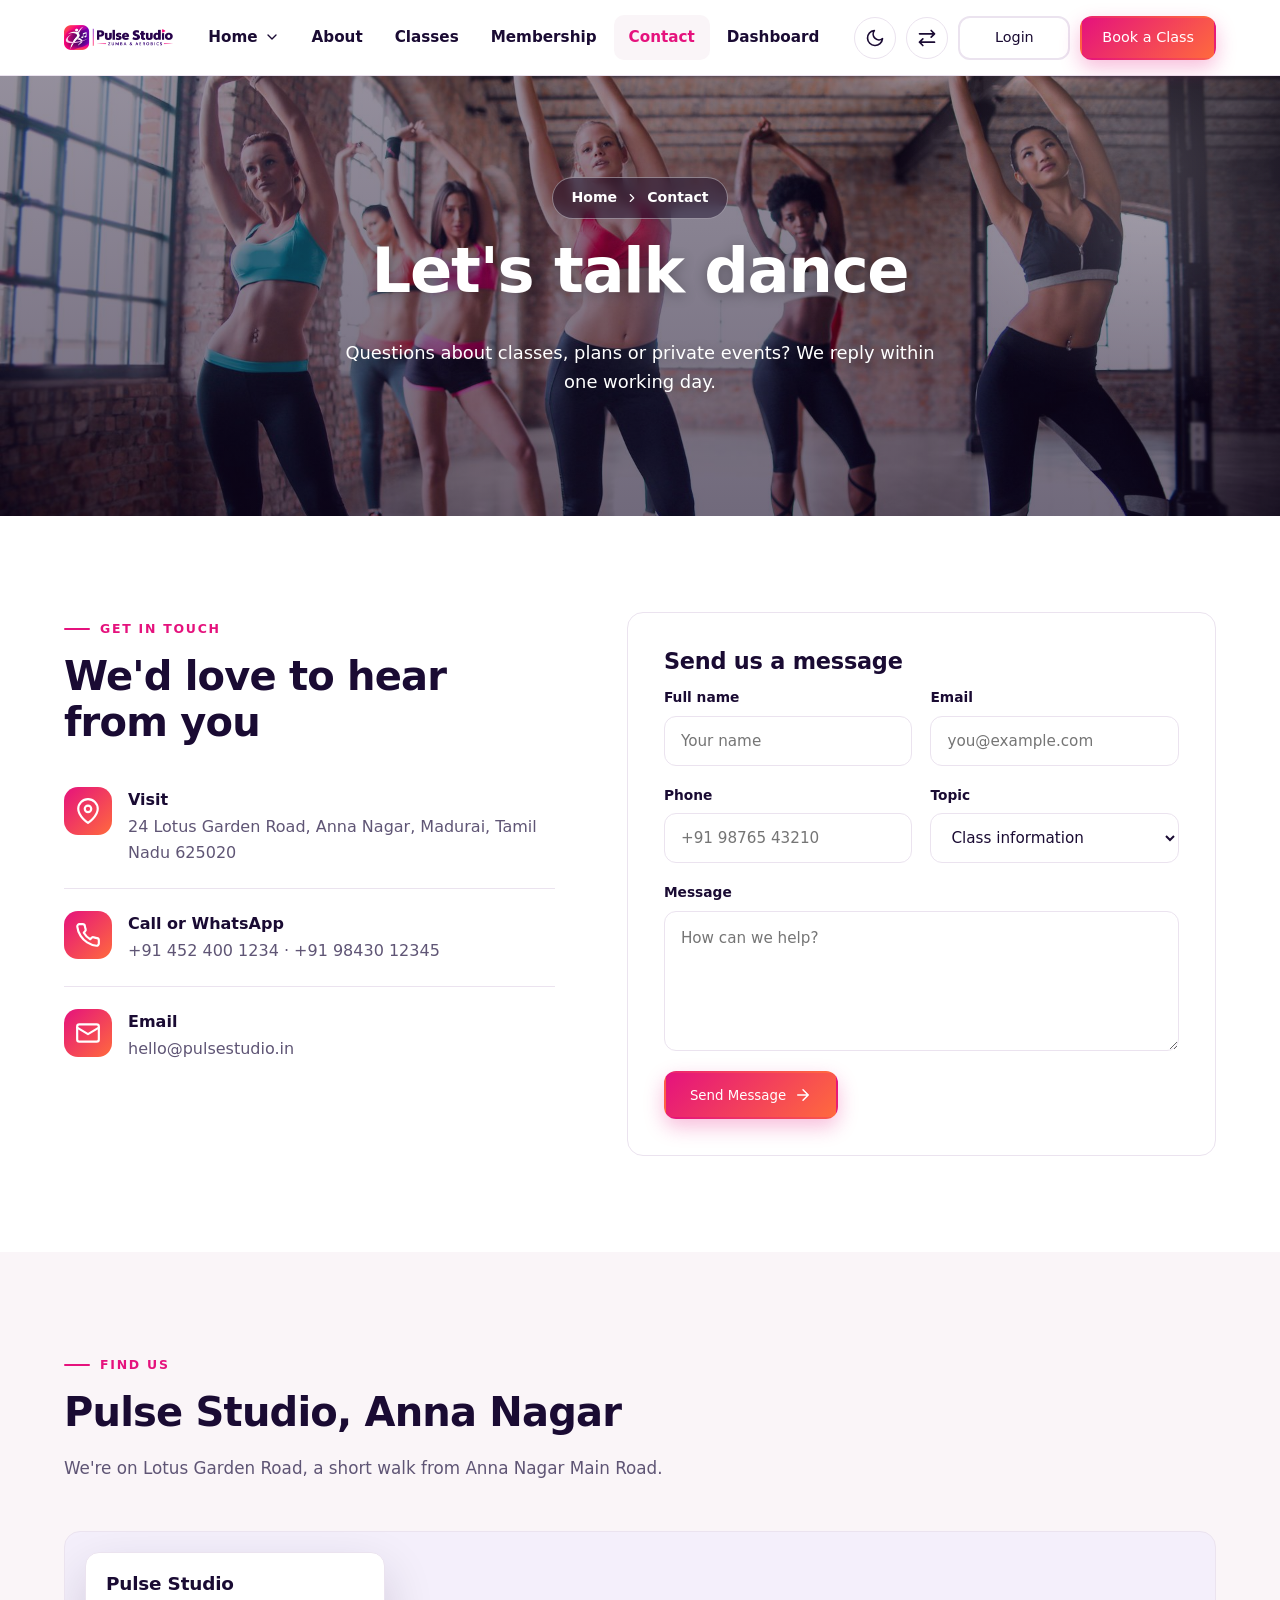
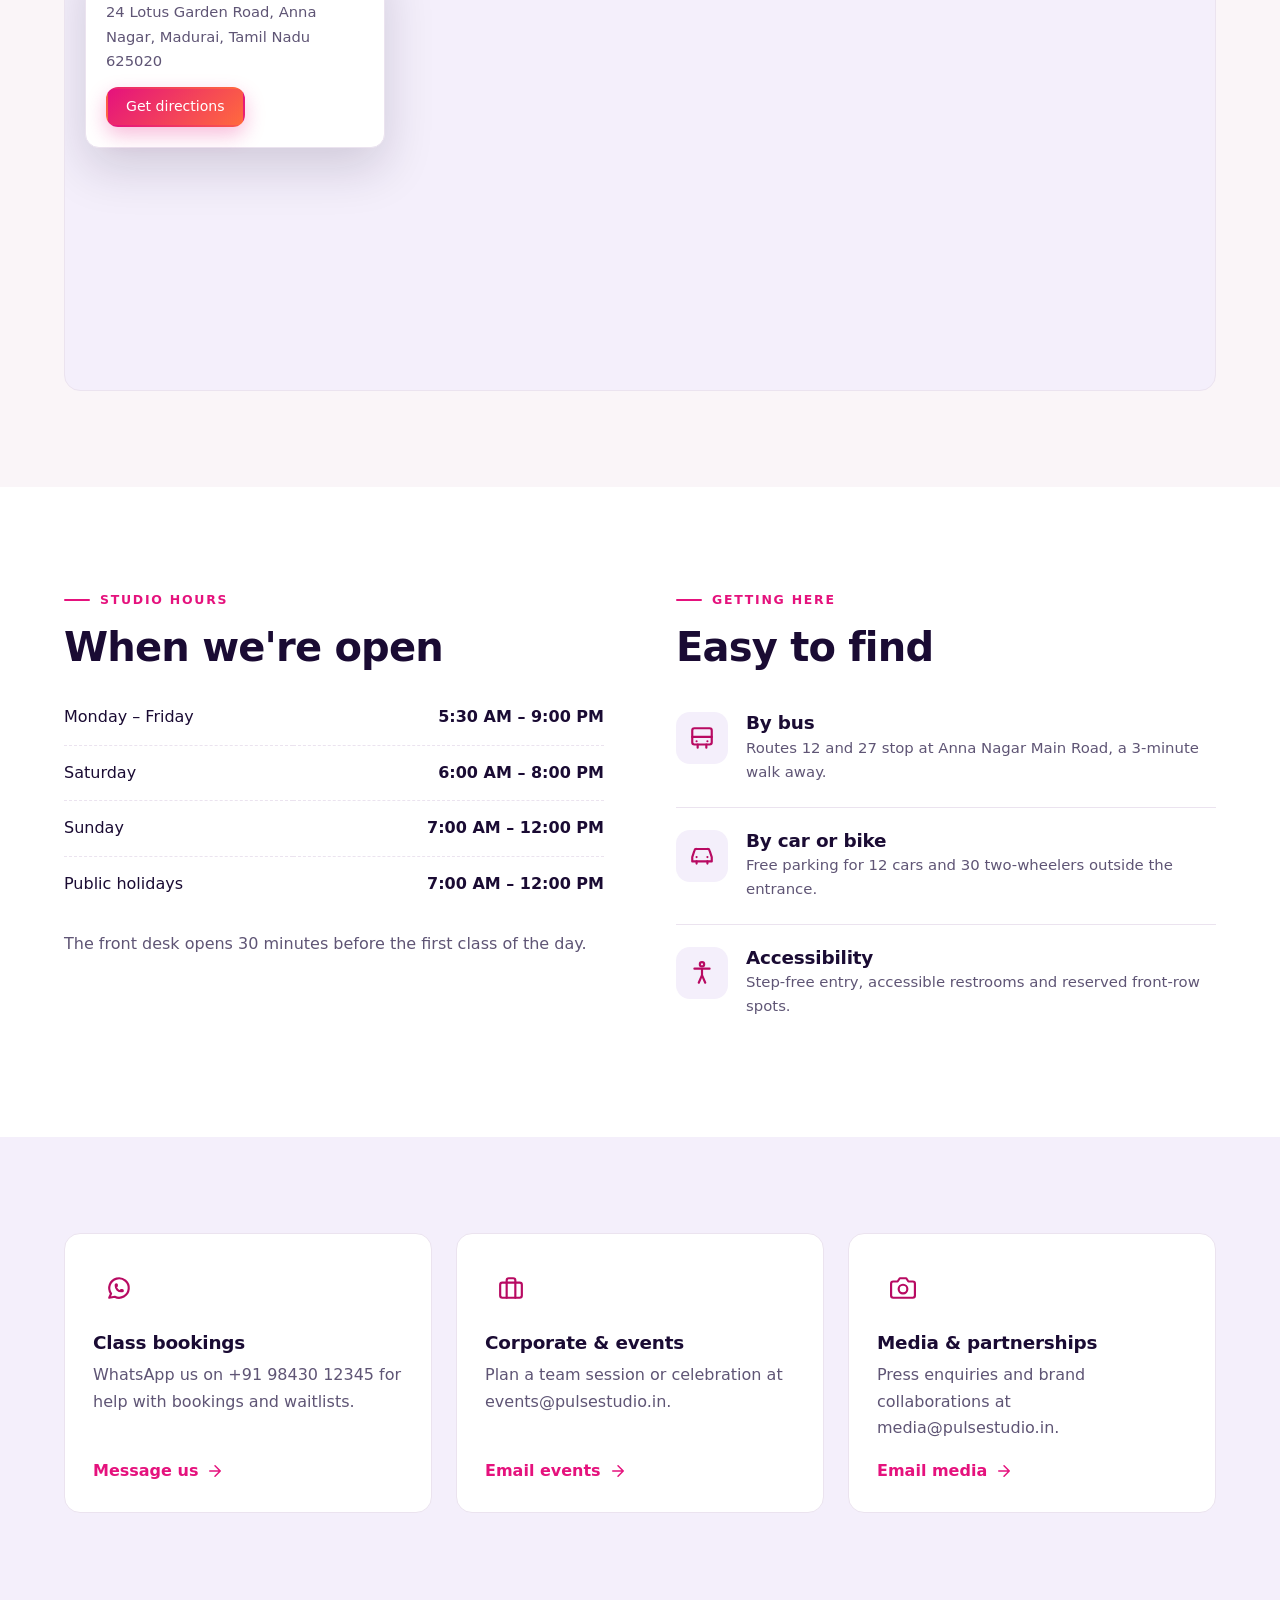
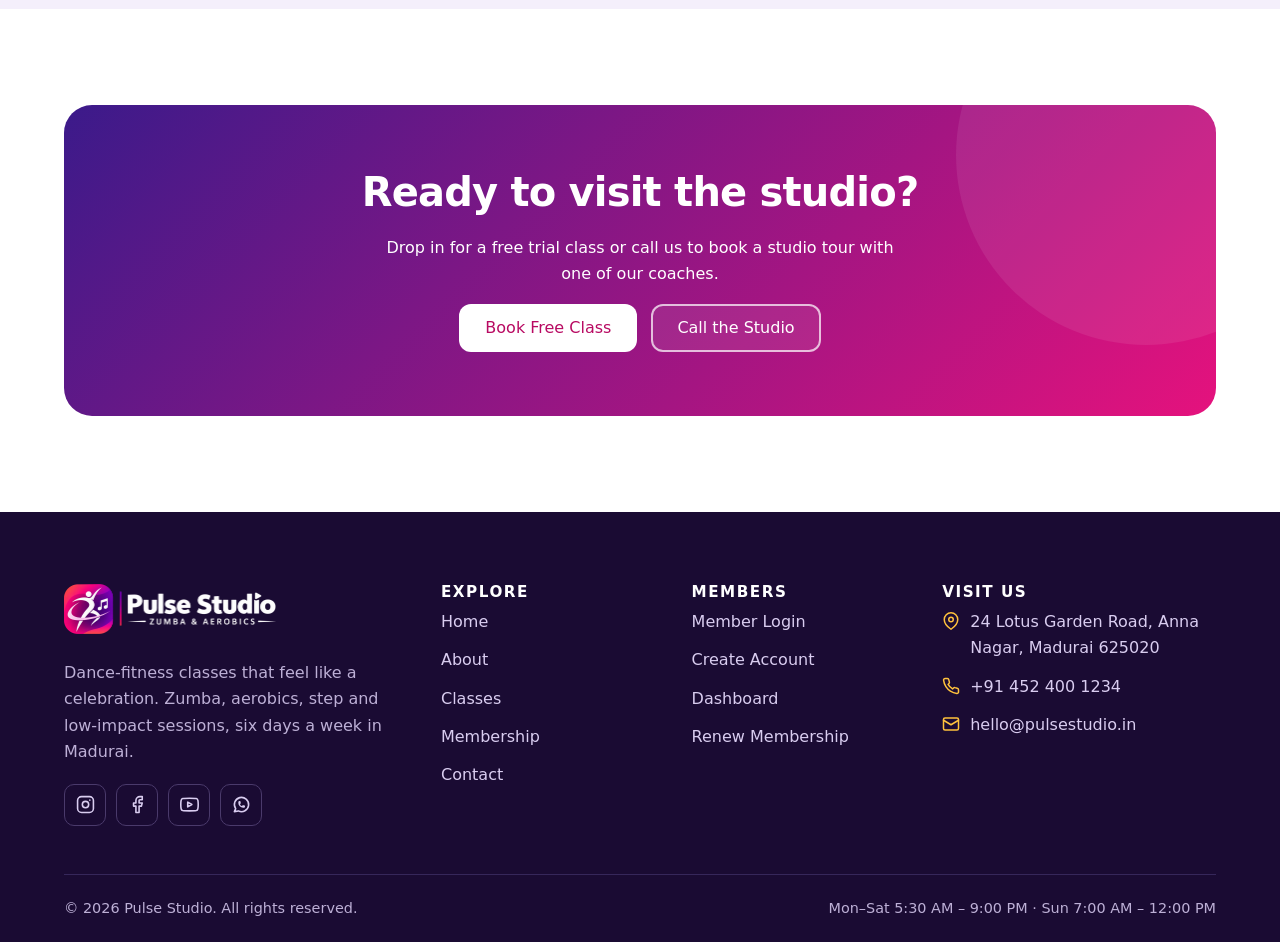
<file: contact.html>
<!DOCTYPE html>
<html lang="en" dir="ltr" data-theme="light">
<head>
<meta charset="UTF-8">
<meta name="viewport" content="width=device-width, initial-scale=1">
<title>Contact — Pulse Studio</title>
<meta name="description" content="Visit, call or message Pulse Studio in Anna Nagar, Madurai.">
<script src="assets/js/theme-init.js"></script>
<link rel="icon" type="image/png" sizes="32x32" href="assets/images/favicon-32.png">
<link rel="icon" type="image/png" sizes="256x256" href="assets/images/favicon.png">
<link rel="shortcut icon" href="assets/images/favicon.ico">
<link rel="apple-touch-icon" href="assets/images/favicon.png">
<link rel="stylesheet" href="assets/css/style.css">
<link rel="stylesheet" href="assets/css/responsive.css">
</head>
<body data-page="contact" data-layout="public">
<div id="site-header"></div>
<main>

<!-- 1. Hero -->
<section class="hero-bg page-hero" data-slot="contact-hero-bg" style="--hero-img:url('../images/pexels-3768714.jpeg')">
  <div class="container">
    <div class="crumbs">Home <i data-ic="chevron-right"></i> Contact</div>
    <h1>Let's talk dance</h1>
    <p>Questions about classes, plans or private events? We reply within one working day.</p>
  </div>
</section>

<!-- 2. Info + form -->
<section class="section">
  <div class="container split wide-r top">
    <div>
      <span class="eyebrow">Get in touch</span>
      <h2>We'd love to hear from you</h2>
      <div class="info-row"><div class="ic-box solid"><i data-ic="map-pin"></i></div><div><strong>Visit</strong><span>24 Lotus Garden Road, Anna Nagar, Madurai, Tamil Nadu 625020</span></div></div>
      <div class="info-row"><div class="ic-box solid"><i data-ic="phone"></i></div><div><strong>Call or WhatsApp</strong><span>+91 452 400 1234 · +91 98430 12345</span></div></div>
      <div class="info-row"><div class="ic-box solid"><i data-ic="mail"></i></div><div><strong>Email</strong><span>hello@pulsestudio.in</span></div></div>
    </div>
    <div class="card" style="padding:36px">
      <h3 style="font-size:1.4rem">Send us a message</h3>
      <form data-form="contact" novalidate>
        <div class="form-grid">
          <div class="field"><label for="cn">Full name</label><input id="cn" type="text" required placeholder="Your name"><span class="err">Please enter your name</span></div>
          <div class="field"><label for="ce">Email</label><input id="ce" type="email" required placeholder="you@example.com"><span class="err">Enter a valid email address</span></div>
          <div class="field"><label for="cp">Phone</label><input id="cp" type="tel" required minlength="10" placeholder="+91 98765 43210"><span class="err">Enter a valid phone number</span></div>
          <div class="field"><label for="cs">Topic</label><select id="cs"><option>Class information</option><option>Membership and pricing</option><option>Private event</option><option>Feedback</option></select></div>
          <div class="field full"><label for="cm">Message</label><textarea id="cm" required placeholder="How can we help?"></textarea><span class="err">Please write a short message</span></div>
        </div>
        <button class="btn btn-primary" style="margin-top:20px" type="submit">Send Message <i data-ic="arrow-right"></i></button>
        <div class="form-msg">Thanks! Your message has been sent. We'll reply within one working day.</div>
      </form>
    </div>
  </div>
</section>

<!-- 3. Map -->
<section class="section alt">
  <div class="container">
    <div class="sec-head"><span class="eyebrow">Find us</span><h2>Pulse Studio, Anna Nagar</h2><p>We're on Lotus Garden Road, a short walk from Anna Nagar Main Road.</p></div>
    <div class="map-wrap">
      <iframe class="map-frame" title="Map showing Pulse Studio in Anna Nagar, Madurai" loading="lazy" referrerpolicy="no-referrer-when-downgrade" src="https://www.openstreetmap.org/export/embed.html?bbox=78.1294%2C9.9198%2C78.1494%2C9.9398&amp;layer=mapnik&amp;marker=9.9298%2C78.1394"></iframe>
      <div class="map-card"><h3>Pulse Studio</h3><p>24 Lotus Garden Road, Anna Nagar, Madurai, Tamil Nadu 625020</p><a class="btn btn-primary btn-sm" href="https://www.openstreetmap.org/directions?to=9.9298%2C78.1394" target="_blank" rel="noopener">Get directions</a></div>
    </div>
  </div>
</section>

<!-- 4. Hours + getting here -->
<section class="section">
  <div class="container split top">
    <div>
      <span class="eyebrow">Studio hours</span>
      <h2>When we're open</h2>
      <table class="hours"><tbody>
        <tr><td>Monday – Friday</td><td>5:30 AM – 9:00 PM</td></tr>
        <tr><td>Saturday</td><td>6:00 AM – 8:00 PM</td></tr>
        <tr><td>Sunday</td><td>7:00 AM – 12:00 PM</td></tr>
        <tr><td>Public holidays</td><td>7:00 AM – 12:00 PM</td></tr>
      </tbody></table>
      <p style="margin-top:20px">The front desk opens 30 minutes before the first class of the day.</p>
    </div>
    <div>
      <span class="eyebrow">Getting here</span>
      <h2>Easy to find</h2>
      <div class="fac"><div class="ic-box"><i data-ic="bus"></i></div><div><h3>By bus</h3><p>Routes 12 and 27 stop at Anna Nagar Main Road, a 3-minute walk away.</p></div></div>
      <div class="fac"><div class="ic-box"><i data-ic="car"></i></div><div><h3>By car or bike</h3><p>Free parking for 12 cars and 30 two-wheelers outside the entrance.</p></div></div>
      <div class="fac"><div class="ic-box"><i data-ic="accessibility"></i></div><div><h3>Accessibility</h3><p>Step-free entry, accessible restrooms and reserved front-row spots.</p></div></div>
    </div>
  </div>
</section>

<!-- 5. Quick contacts -->
<section class="section soft">
  <div class="container">
    <div class="grid grid-3">
      <article class="card flat"><div class="ic-box"><i data-ic="whatsapp"></i></div><h3>Class bookings</h3><p>WhatsApp us on +91 98430 12345 for help with bookings and waitlists.</p><a class="text-link" href="tel:+919843012345">Message us <i data-ic="arrow-right"></i></a></article>
      <article class="card flat"><div class="ic-box"><i data-ic="briefcase"></i></div><h3>Corporate &amp; events</h3><p>Plan a team session or celebration at events@pulsestudio.in.</p><a class="text-link" href="mailto:events@pulsestudio.in">Email events <i data-ic="arrow-right"></i></a></article>
      <article class="card flat"><div class="ic-box"><i data-ic="camera"></i></div><h3>Media &amp; partnerships</h3><p>Press enquiries and brand collaborations at media@pulsestudio.in.</p><a class="text-link" href="mailto:media@pulsestudio.in">Email media <i data-ic="arrow-right"></i></a></article>
    </div>
  </div>
</section>

<!-- 6. CTA -->
<section class="section">
  <div class="container">
    <div class="band center">
      <h2>Ready to visit the studio?</h2>
      <p style="max-width:540px;margin-inline:auto">Drop in for a free trial class or call us to book a studio tour with one of our coaches.</p>
      <div class="actions" style="justify-content:center"><a class="btn btn-light" href="create-account.html">Book Free Class</a><a class="btn btn-ghost-light" href="tel:+914524001234">Call the Studio</a></div>
    </div>
  </div>
</section>

</main>
<div id="site-footer"></div>
<script src="assets/js/main.js"></script>
</body>
</html>
</file>
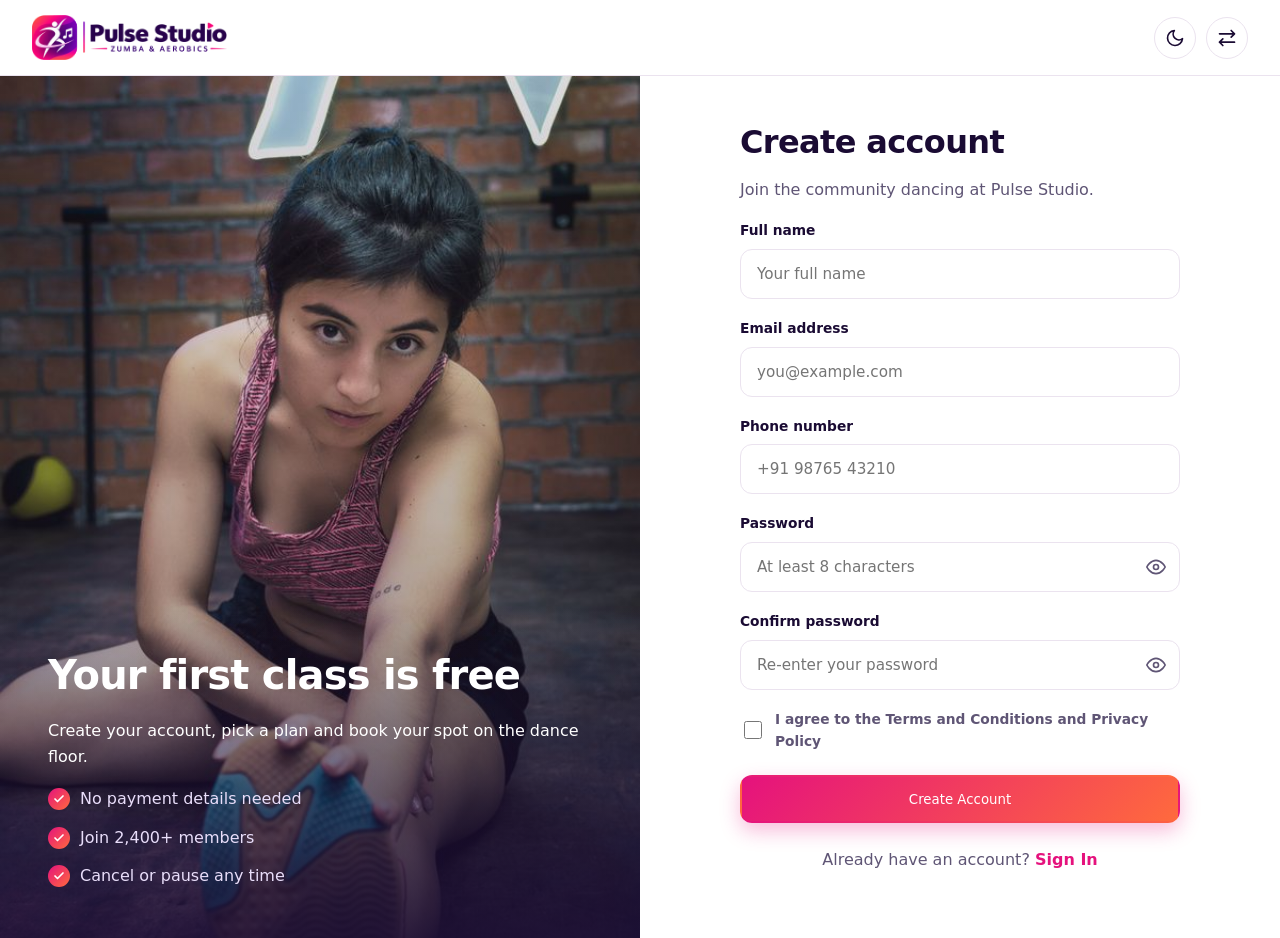
<file: create-account.html>
<!DOCTYPE html>
<html lang="en" dir="ltr" data-theme="light">
<head>
<meta charset="UTF-8">
<meta name="viewport" content="width=device-width, initial-scale=1">
<title>Create Account — Pulse Studio</title>
<script src="assets/js/theme-init.js"></script>
<link rel="icon" type="image/png" sizes="32x32" href="assets/images/favicon-32.png">
<link rel="icon" type="image/png" sizes="256x256" href="assets/images/favicon.png">
<link rel="shortcut icon" href="assets/images/favicon.ico">
<link rel="apple-touch-icon" href="assets/images/favicon.png">
<link rel="stylesheet" href="assets/css/style.css">
<link rel="stylesheet" href="assets/css/responsive.css">
</head>
<body data-page="create" data-layout="auth">
<div id="site-header"></div>
<main class="auth-main">
  <section class="auth-visual" data-slot="register-visual" style="background:linear-gradient(0deg,rgba(26,11,51,.35),rgba(26,11,51,.1)),url('assets/images/pexels-13993016.jpeg') center/cover no-repeat">
    <div class="caption"><h2>Your first class is free</h2><p>Create your account, pick a plan and book your spot on the dance floor.</p>
      <ul class="checklist" style="margin:0"><li>No payment details needed</li><li>Join 2,400+ members</li><li>Cancel or pause any time</li></ul></div>
  </section>
  <section class="auth-panel">
    <div class="auth-form">
      <h1>Create account</h1>
      <p>Join the community dancing at Pulse Studio.</p>
      <form data-form="register" novalidate>
        <div class="field"><label for="rn">Full name</label><input id="rn" type="text" required placeholder="Your full name" autocomplete="name"><span class="err">Please enter your name</span></div>
        <div class="field"><label for="re">Email address</label><input id="re" type="email" required placeholder="you@example.com" autocomplete="email"><span class="err">Enter a valid email address</span></div>
        <div class="field"><label for="rph">Phone number</label><input id="rph" type="tel" required minlength="10" placeholder="+91 98765 43210" autocomplete="tel"><span class="err">Enter a valid phone number</span></div>
        <div class="field"><label for="rp">Password</label><div class="pw-wrap"><input id="rp" type="password" required minlength="8" placeholder="At least 8 characters" autocomplete="new-password"><button type="button" class="pw-toggle" aria-label="Show password"></button></div><span class="err">Password must be at least 8 characters</span></div>
        <div class="field"><label for="rc">Confirm password</label><div class="pw-wrap"><input id="rc" type="password" required data-match="#rp" placeholder="Re-enter your password" autocomplete="new-password"><button type="button" class="pw-toggle" aria-label="Show password"></button></div><span class="err">Passwords do not match</span></div>
        <div class="field" style="margin-bottom:22px"><label class="check"><input type="checkbox" required> I agree to the Terms and Conditions and Privacy Policy</label><span class="err">Please accept the terms to continue</span></div>
        <button class="btn btn-primary btn-block" type="submit">Create Account</button>
      </form>
      <p class="auth-alt">Already have an account? <a class="link" href="login.html">Sign In</a></p>
    </div>
  </section>
</main>
<script src="assets/js/main.js"></script>
</body>
</html>
</file>
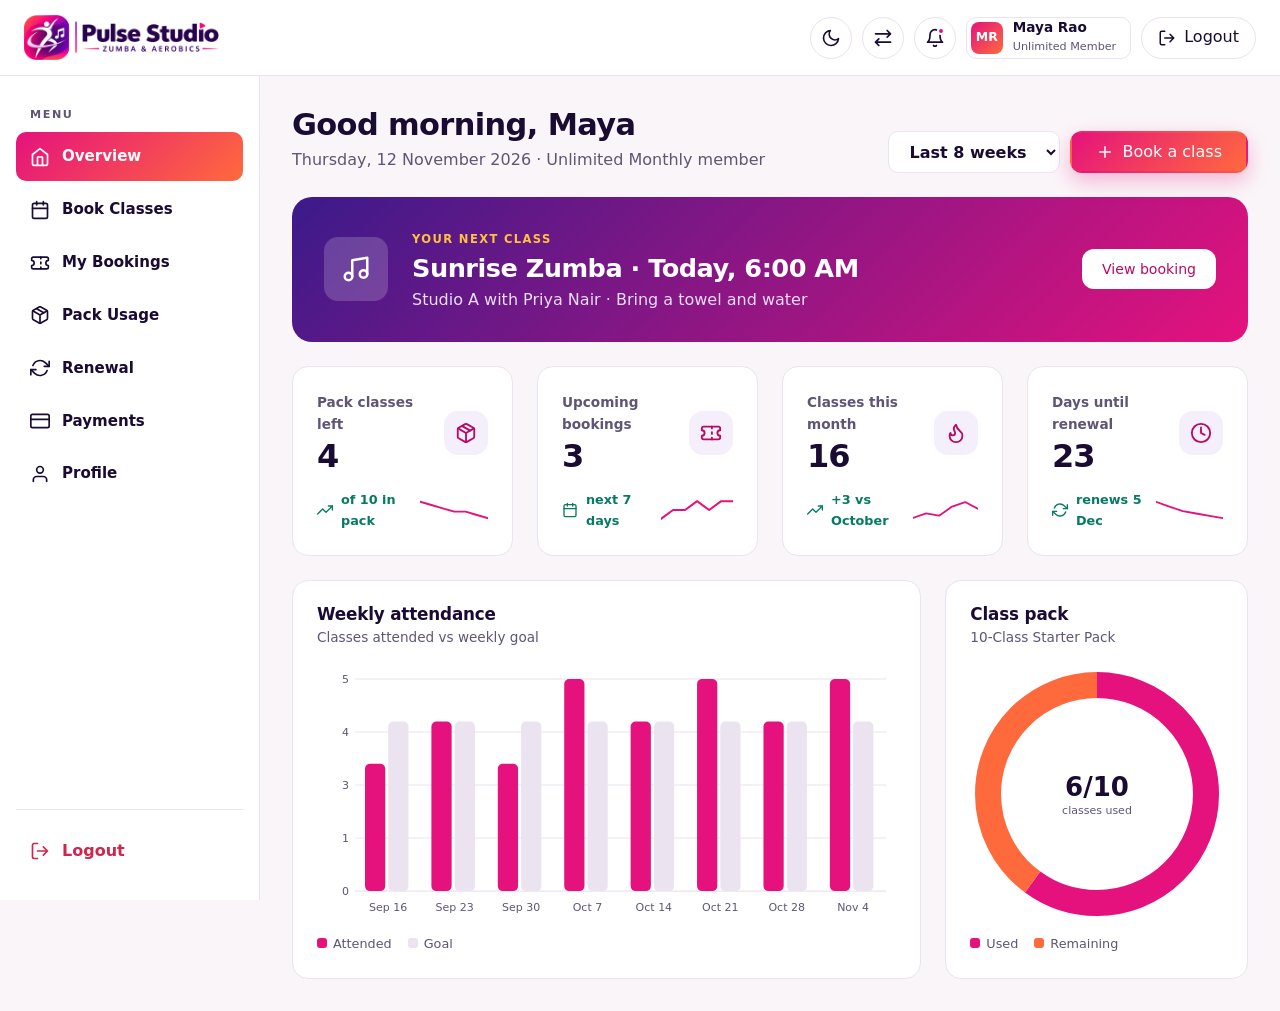
<file: dashboard.html>
<!DOCTYPE html>
<html lang="en" dir="ltr" data-theme="light">
<head>
<meta charset="UTF-8">
<meta name="viewport" content="width=device-width, initial-scale=1">
<title>Dashboard — Pulse Studio</title>
<script src="assets/js/theme-init.js"></script>
<link rel="icon" type="image/png" sizes="32x32" href="assets/images/favicon-32.png">
<link rel="icon" type="image/png" sizes="256x256" href="assets/images/favicon.png">
<link rel="shortcut icon" href="assets/images/favicon.ico">
<link rel="apple-touch-icon" href="assets/images/favicon.png">
<link rel="stylesheet" href="assets/css/style.css">
<link rel="stylesheet" href="assets/css/responsive.css">
</head>
<body class="dash-body" data-page="dashboard" data-layout="dash">
<div id="site-header"></div>
<div class="dash-layout">
  <aside class="sidebar">
    <div class="side-label">Menu</div>
    <nav aria-label="Dashboard">
      <a class="active" href="#overview"><i data-ic="home"></i>Overview</a>
      <a href="#book"><i data-ic="calendar"></i>Book Classes</a>
      <a href="#bookings"><i data-ic="ticket"></i>My Bookings</a>
      <a href="#pack"><i data-ic="package"></i>Pack Usage</a>
      <a href="#renew"><i data-ic="refresh"></i>Renewal</a>
      <a href="#payments"><i data-ic="credit-card"></i>Payments</a>
      <a href="#profile"><i data-ic="user"></i>Profile</a>
    </nav>
    <div class="logout"><a href="login.html"><i data-ic="log-out"></i>Logout</a></div>
  </aside>

  <main class="dash-main">

    <!-- Overview -->
    <section id="overview" class="on">
      <div class="dash-top">
        <div><h1>Good morning, Maya</h1><p>Thursday, 12 November 2026 · Unlimited Monthly member</p></div>
        <div class="dash-filters"><select id="rangeSel" aria-label="Date range"><option value="8">Last 8 weeks</option><option value="4">Last 4 weeks</option></select><a class="btn btn-primary" href="#book"><i data-ic="plus"></i>Book a class</a></div>
      </div>
      <div class="next-class">
        <div class="ic-box"><i data-ic="music"></i></div>
        <div><small>Your next class</small><h2>Sunrise Zumba · Today, 6:00 AM</h2><p>Studio A with Priya Nair · Bring a towel and water</p></div>
        <div class="actions"><a class="btn btn-light btn-sm" href="#bookings">View booking</a></div>
      </div>
      <div class="dgrid">
        <div class="panel s-3 kpi"><span class="lbl">Pack classes left</span><div class="ic-box"><i data-ic="package"></i></div><span class="val" id="kpiLeft">4</span><div class="delta"><i data-ic="trending-up"></i>of 10 in pack<span class="spark" data-spark="9,8,7,6,6,5,4"></span></div></div>
        <div class="panel s-3 kpi"><span class="lbl">Upcoming bookings</span><div class="ic-box"><i data-ic="ticket"></i></div><span class="val" id="kpiUpcoming">3</span><div class="delta"><i data-ic="calendar"></i>next 7 days<span class="spark" data-spark="1,2,2,3,2,3,3"></span></div></div>
        <div class="panel s-3 kpi"><span class="lbl">Classes this month</span><div class="ic-box"><i data-ic="flame"></i></div><span class="val">16</span><div class="delta"><i data-ic="trending-up"></i>+3 vs October<span class="spark" data-spark="12,14,13,17,19,16"></span></div></div>
        <div class="panel s-3 kpi"><span class="lbl">Days until renewal</span><div class="ic-box"><i data-ic="clock"></i></div><span class="val">23</span><div class="delta"><i data-ic="refresh"></i>renews 5 Dec<span class="spark" data-spark="30,28,26,25,24,23"></span></div></div>
        <div class="panel s-8"><div class="panel-head"><div><h3>Weekly attendance</h3><p class="sub">Classes attended vs weekly goal</p></div></div><div class="chart" id="chartWeekly"></div><div class="legend"><span><i style="background:#e5127d"></i>Attended</span><span><i style="background:var(--border)"></i>Goal</span></div></div>
        <div class="panel s-4"><div class="panel-head"><div><h3>Class pack</h3><p class="sub">10-Class Starter Pack</p></div></div><div class="chart" id="chartPack"></div><div class="legend"><span><i style="background:#e5127d"></i>Used</span><span><i style="background:#ff6a3d"></i>Remaining</span></div></div>
      </div>
    </section>

    <!-- Book classes -->
    <section id="book">
      <div class="dash-top"><div><h1>Book classes</h1><p>Reserve a spot in an upcoming session. Each booking uses one class from your pack.</p></div></div>
      <div class="dgrid">
        <div class="panel s-7">
          <div class="panel-head"><div><h3>Upcoming sessions</h3><p class="sub">Sessions with open spots this week</p></div></div>
          <div class="slot-list">
            <div class="slot"><div class="d"><b>12</b><span>Thu</span></div><div><b>Power Aerobics</b><small>6:00 PM · Karthik Raman · 3 spots left</small></div><button class="btn btn-primary btn-sm" data-book="Power Aerobics|Thu 12 Nov, 6:00 PM|Karthik Raman|Studio A">Book</button></div>
            <div class="slot"><div class="d"><b>13</b><span>Fri</span></div><div><b>Step Fusion</b><small>9:30 AM · Karthik Raman · 9 spots left</small></div><button class="btn btn-primary btn-sm" data-book="Step Fusion|Fri 13 Nov, 9:30 AM|Karthik Raman|Studio B">Book</button></div>
            <div class="slot"><div class="d"><b>13</b><span>Fri</span></div><div><b>Dance Social</b><small>7:30 PM · Arjun Pillai · 11 spots left</small></div><button class="btn btn-primary btn-sm" data-book="Dance Social|Fri 13 Nov, 7:30 PM|Arjun Pillai|Studio A">Book</button></div>
            <div class="slot"><div class="d"><b>14</b><span>Sat</span></div><div><b>Zumba Gold</b><small>6:00 PM · Divya Menon · 2 spots left</small></div><button class="btn btn-primary btn-sm" data-book="Zumba Gold|Sat 14 Nov, 6:00 PM|Divya Menon|Studio B">Book</button></div>
            <div class="slot"><div class="d"><b>16</b><span>Mon</span></div><div><b>Sunrise Zumba</b><small>6:00 AM · Priya Nair · 6 spots left</small></div><button class="btn btn-primary btn-sm" data-book="Sunrise Zumba|Mon 16 Nov, 6:00 AM|Priya Nair|Studio A">Book</button></div>
          </div>
        </div>
        <div class="panel s-5">
          <div class="panel-head"><div><h3>November calendar</h3><p class="sub">Underlined days have bookings</p></div></div>
          <div class="cal">
            <b>M</b><b>T</b><b>W</b><b>T</b><b>F</b><b>S</b><b>S</b>
            <button class="cal-day">2</button><button class="cal-day has">3</button><button class="cal-day">4</button><button class="cal-day has">5</button><button class="cal-day">6</button><button class="cal-day has">7</button><button class="cal-day">8</button>
            <button class="cal-day">9</button><button class="cal-day has">10</button><button class="cal-day has">11</button><button class="cal-day on">12</button><button class="cal-day has">13</button><button class="cal-day has">14</button><button class="cal-day">15</button>
            <button class="cal-day">16</button><button class="cal-day has">17</button><button class="cal-day">18</button><button class="cal-day">19</button><button class="cal-day">20</button><button class="cal-day">21</button><button class="cal-day">22</button>
          </div>
          <h3 style="margin:26px 0 14px;font-size:1rem">Reminders</h3>
          <ul class="feed"><li><span class="dot"></span><div>Bring a towel to today's Sunrise Zumba<small>Today · 6:00 AM</small></div></li><li><span class="dot"></span><div>Your membership renews on 5 Dec<small>Auto-renew is off</small></div></li><li><span class="dot"></span><div>Bollywood Fusion Masterclass on 21 Nov<small>Member price ₹540</small></div></li></ul>
        </div>
      </div>
    </section>

    <!-- My bookings -->
    <section id="bookings">
      <div class="dash-top"><div><h1>My bookings</h1><p>Review, cancel and search your upcoming and past sessions.</p></div></div>
      <div class="panel">
        <div class="panel-head"><div><h3>All bookings</h3><p class="sub">Cancel up to 4 hours before class</p></div><input id="bookingSearch" class="search-in" type="search" placeholder="Search bookings" aria-label="Search bookings"></div>
        <div class="table-wrap"><table>
          <thead><tr><th>Class</th><th>Date &amp; time</th><th>Instructor</th><th>Room</th><th>Status</th><th>Action</th></tr></thead>
          <tbody id="bookingsBody">
            <tr data-state="booked"><td>Sunrise Zumba</td><td>Thu 12 Nov, 6:00 AM</td><td>Priya Nair</td><td>Studio A</td><td><span class="status st-ok">Confirmed</span></td><td><button class="btn btn-outline btn-sm" data-cancel>Cancel</button></td></tr>
            <tr data-state="booked"><td>Low-Impact Flow</td><td>Sat 14 Nov, 9:30 AM</td><td>Divya Menon</td><td>Studio B</td><td><span class="status st-ok">Confirmed</span></td><td><button class="btn btn-outline btn-sm" data-cancel>Cancel</button></td></tr>
            <tr data-state="booked"><td>Zumba Toning</td><td>Tue 17 Nov, 6:00 PM</td><td>Arjun Pillai</td><td>Studio A</td><td><span class="status st-wait">Waitlist</span></td><td><button class="btn btn-outline btn-sm" data-cancel>Cancel</button></td></tr>
            <tr><td>Zumba Party</td><td>Wed 11 Nov, 7:30 PM</td><td>Priya Nair</td><td>Studio A</td><td><span class="status st-ok">Attended</span></td><td>—</td></tr>
            <tr><td>Power Aerobics</td><td>Mon 9 Nov, 6:00 PM</td><td>Karthik Raman</td><td>Studio A</td><td><span class="status st-ok">Attended</span></td><td>—</td></tr>
            <tr><td>Step Fusion</td><td>Sat 7 Nov, 9:30 AM</td><td>Karthik Raman</td><td>Studio B</td><td><span class="status st-bad">Missed</span></td><td>—</td></tr>
          </tbody>
        </table></div>
      </div>
    </section>

    <!-- Pack usage -->
    <section id="pack">
      <div class="dash-top"><div><h1>Pack usage</h1><p>Track classes used, calories burned and your favourite formats.</p></div></div>
      <div class="dgrid">
        <div class="panel s-6">
          <div class="panel-head"><div><h3>Current pack</h3><p class="sub">10-Class Starter Pack · expires 31 Dec 2026</p></div></div>
          <div class="pack-meta"><span><b id="packUsed">6</b> used</span><span><b id="packLeft">4</b> remaining</span></div>
          <div class="progress"><span id="packBar" style="width:60%"></span></div>
          <ul class="feed" style="margin-top:22px"><li><span class="dot"></span><div>Zumba Party<small>11 Nov · 1 class deducted</small></div></li><li><span class="dot"></span><div>Power Aerobics<small>9 Nov · 1 class deducted</small></div></li><li><span class="dot"></span><div>Step Fusion (cancelled)<small>2 Nov · 1 class returned</small></div></li></ul>
        </div>
        <div class="panel s-6"><div class="panel-head"><div><h3>Calories burned</h3><p class="sub">Estimated per month (kcal)</p></div></div><div class="chart" id="chartCal"></div></div>
        <div class="panel s-6"><div class="panel-head"><div><h3>Monthly check-ins</h3><p class="sub">June to November 2026</p></div></div><div class="chart" id="chartTrend"></div></div>
        <div class="panel s-6"><div class="panel-head"><div><h3>Favourite formats</h3><p class="sub">Classes by type this quarter</p></div></div><div class="chart" id="chartMix"></div><div class="legend"><span><i style="background:#e5127d"></i>Zumba 9</span><span><i style="background:#ff6a3d"></i>Aerobics 5</span><span><i style="background:#6a35e0"></i>Step 3</span><span><i style="background:#0fb5a6"></i>Low-impact 2</span></div></div>
      </div>
    </section>

    <!-- Renewal -->
    <section id="renew">
      <div class="dash-top"><div><h1>Membership renewal</h1><p>Renew or switch your plan. Changes apply from your next billing date.</p></div></div>
      <div class="dgrid">
        <div class="panel renew s-7">
          <div class="panel-head"><div><h3>Renew your plan</h3><p class="sub">Unlimited Monthly · renews 5 Dec 2026</p></div></div>
          <div class="form-grid">
            <div class="field"><label for="renewPlan">Choose a plan</label><select id="renewPlan"><option data-p="₹3,200" selected>Unlimited Monthly — ₹3,200</option><option data-p="₹8,160">Unlimited Quarterly — ₹8,160</option><option data-p="₹2,500">Starter Pack (10 classes) — ₹2,500</option><option data-p="₹4,600">Power Pack (20 classes) — ₹4,600</option></select></div>
            <div class="field"><label>Amount due</label><div style="font-size:2rem;font-weight:900;line-height:50px" id="renewPrice">₹3,200</div></div>
          </div>
          <div class="actions" style="margin-top:22px"><button class="btn btn-light" id="renewBtn" type="button">Renew membership</button></div>
          <p id="renewNote" style="margin:16px 0 0">Current plan valid until 5 Dec 2026.</p>
        </div>
        <div class="panel s-5">
          <div class="panel-head"><div><h3>Plan summary</h3><p class="sub">What your membership includes</p></div></div>
          <ul class="mini-list"><li><span>Plan</span><b>Unlimited Monthly</b></li><li><span>Guest passes</span><b>1 remaining</b></li><li><span>Pause days</span><b>14 available</b></li><li><span>Auto-renew</span><b>Off</b></li></ul>
        </div>
      </div>
    </section>

    <!-- Payments -->
    <section id="payments">
      <div class="dash-top"><div><h1>Payments</h1><p>Your invoices and recent transactions.</p></div></div>
      <div class="panel">
        <div class="panel-head"><div><h3>Payment history</h3><p class="sub">Latest transactions</p></div></div>
        <div class="table-wrap"><table>
          <thead><tr><th>Invoice</th><th>Date</th><th>Description</th><th>Method</th><th>Amount</th><th>Status</th></tr></thead>
          <tbody>
            <tr><td>INV-2611</td><td>5 Nov 2026</td><td>Unlimited Monthly</td><td>UPI</td><td>₹3,200</td><td><span class="status st-ok">Paid</span></td></tr>
            <tr><td>INV-2610</td><td>5 Oct 2026</td><td>Unlimited Monthly</td><td>Card ••4821</td><td>₹3,200</td><td><span class="status st-ok">Paid</span></td></tr>
            <tr><td>INV-2609</td><td>14 Sep 2026</td><td>10-Class Starter Pack</td><td>UPI</td><td>₹2,500</td><td><span class="status st-ok">Paid</span></td></tr>
            <tr><td>INV-2608</td><td>5 Aug 2026</td><td>Workshop: Bollywood Fusion</td><td>Card ••4821</td><td>₹600</td><td><span class="status st-wait">Refund pending</span></td></tr>
          </tbody>
        </table></div>
      </div>
    </section>

    <!-- Profile -->
    <section id="profile">
      <div class="dash-top"><div><h1>Profile</h1><p>Your member details and recent activity.</p></div></div>
      <div class="dgrid">
        <div class="panel s-6">
          <div class="panel-head"><div><h3>Member details</h3><p class="sub">Member since March 2024</p></div></div>
          <ul class="mini-list"><li><span>Name</span><b>Maya Rao</b></li><li><span>Member ID</span><b>PS-20481</b></li><li><span>Email</span><b>maya.rao@example.com</b></li><li><span>Mobile</span><b>+91 98430 22115</b></li></ul>
        </div>
        <div class="panel s-6">
          <div class="panel-head"><div><h3>Recent activity</h3><p class="sub">Your latest updates</p></div></div>
          <ul class="feed">
            <li><span class="dot"></span><div>Attended Zumba Party<small>Yesterday · 7:30 PM</small></div></li>
            <li><span class="dot"></span><div>Payment received, ₹3,200<small>5 Nov · UPI</small></div></li>
            <li><span class="dot"></span><div>Attended Power Aerobics<small>9 Nov · 6:00 PM</small></div></li>
            <li><span class="dot"></span><div>Earned the 16-classes badge<small>10 Nov</small></div></li>
          </ul>
        </div>
      </div>
    </section>
  </main>
</div>
<script src="assets/js/main.js"></script>
</body>
</html>
</file>
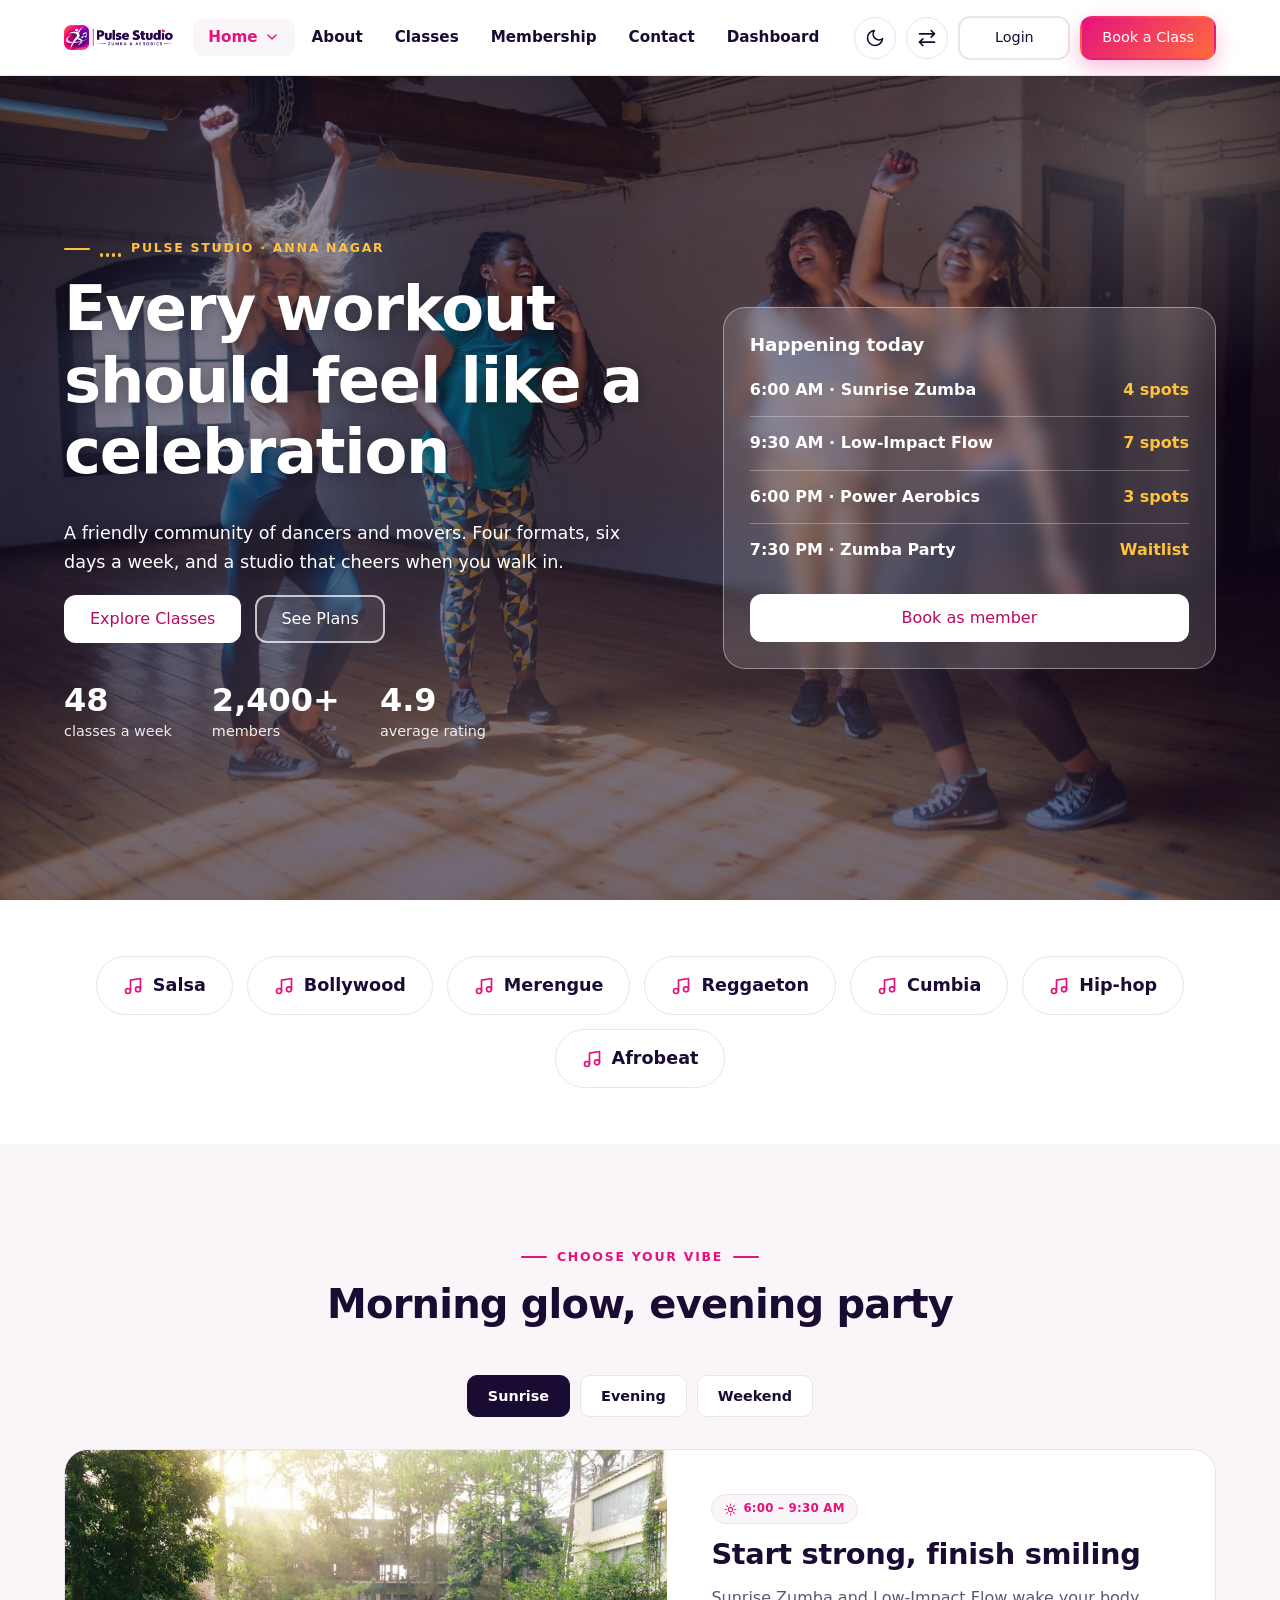
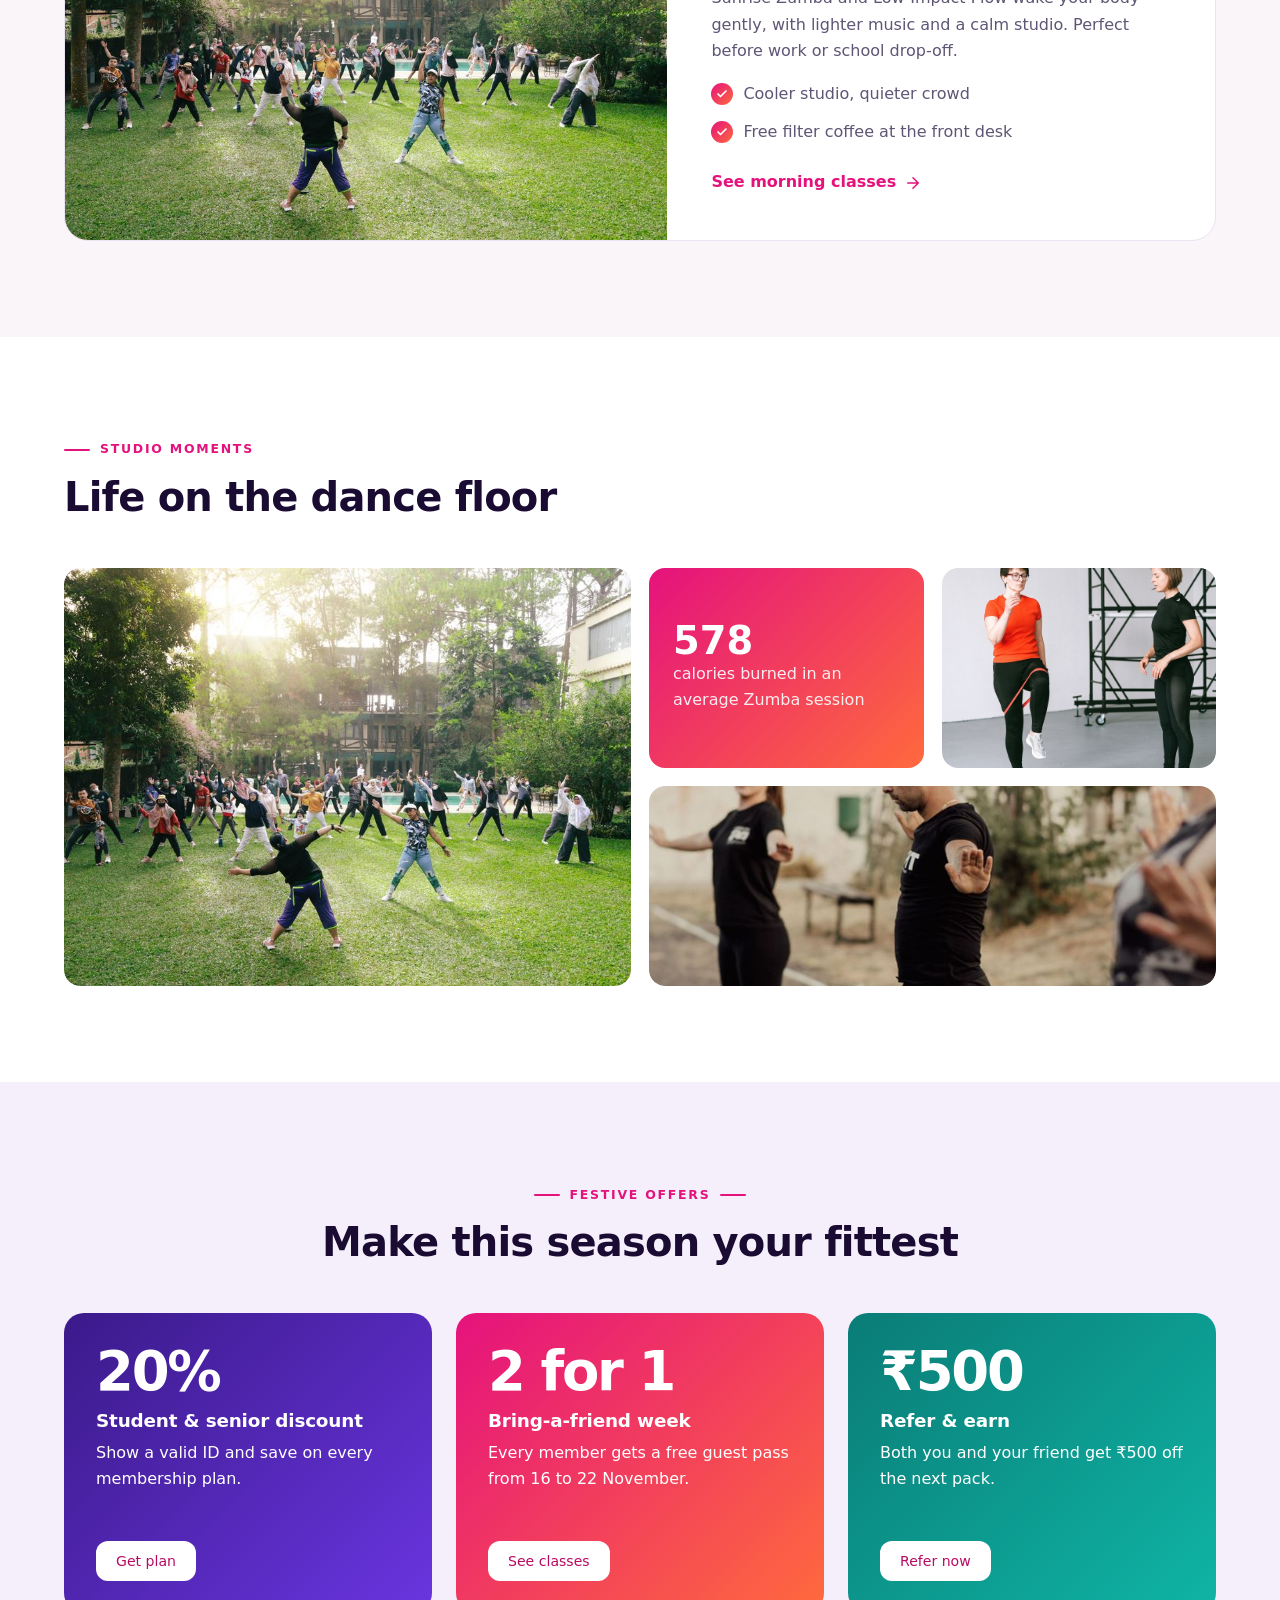
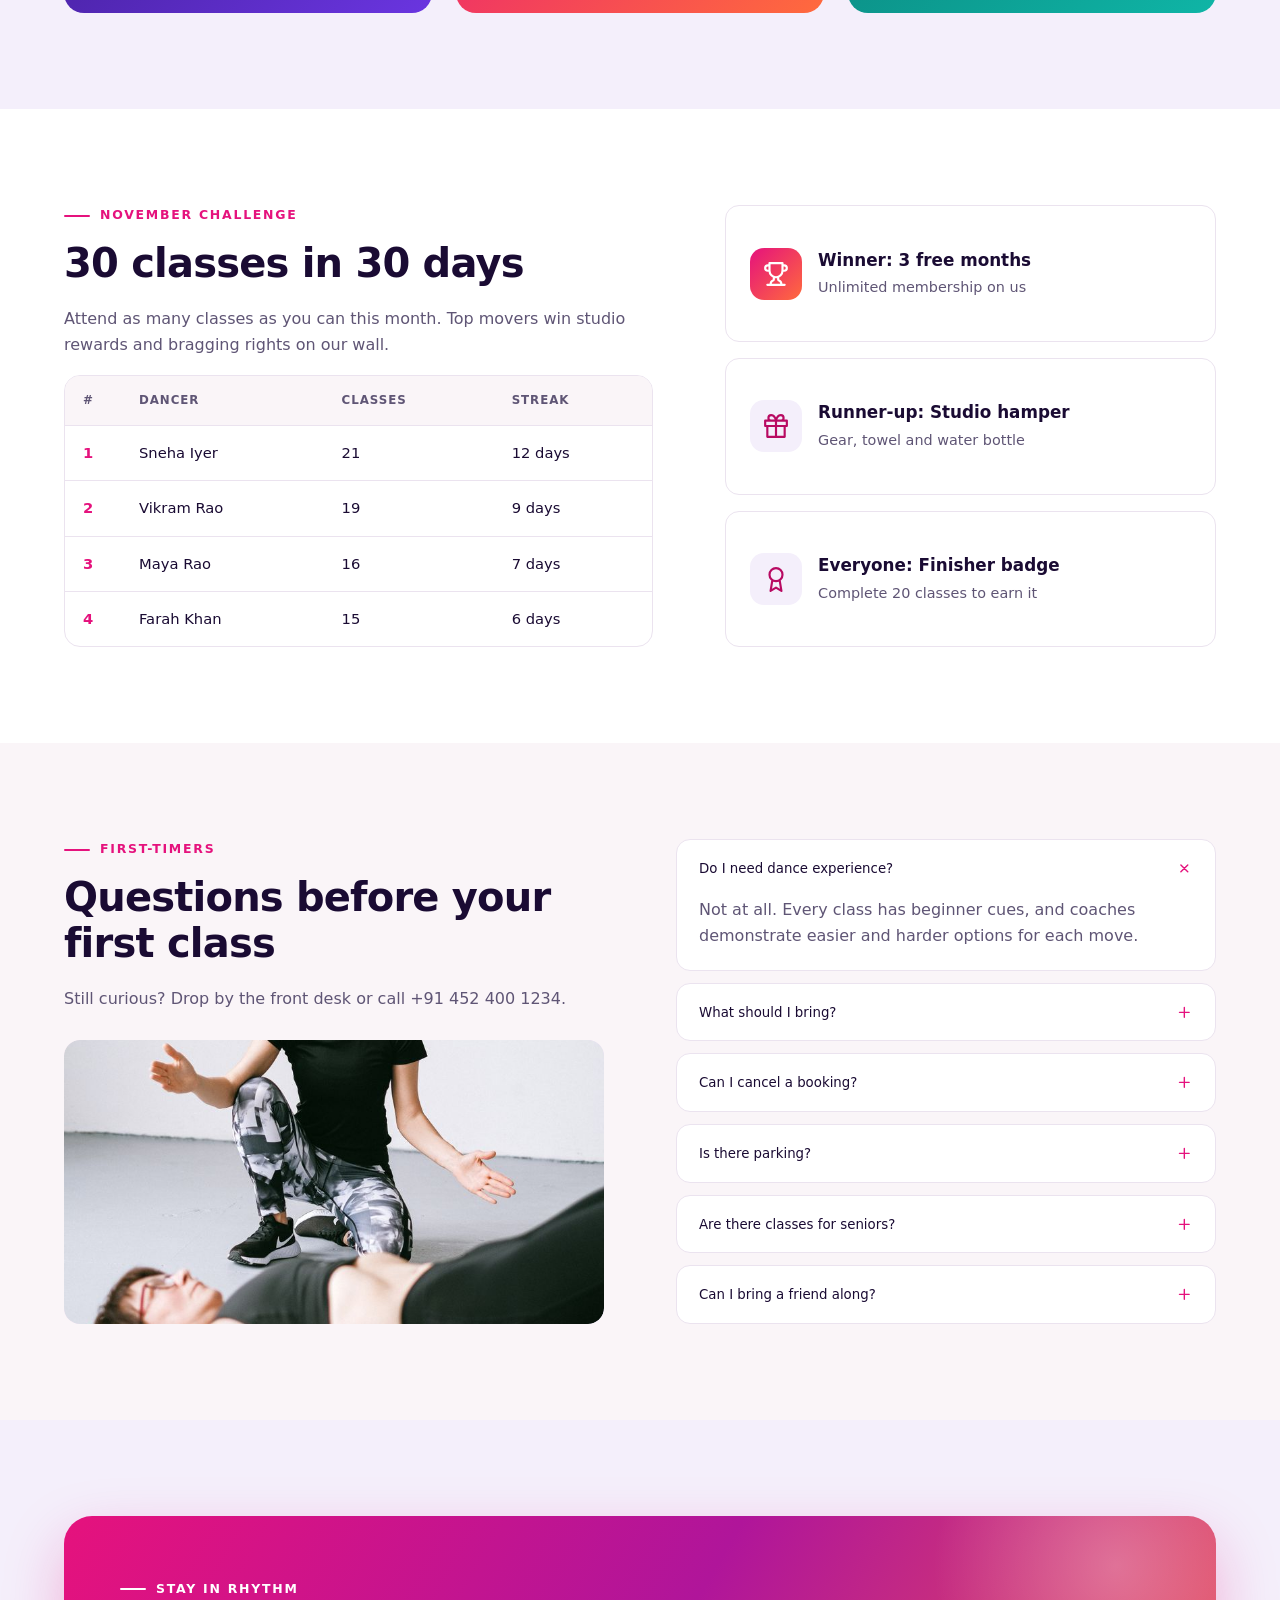
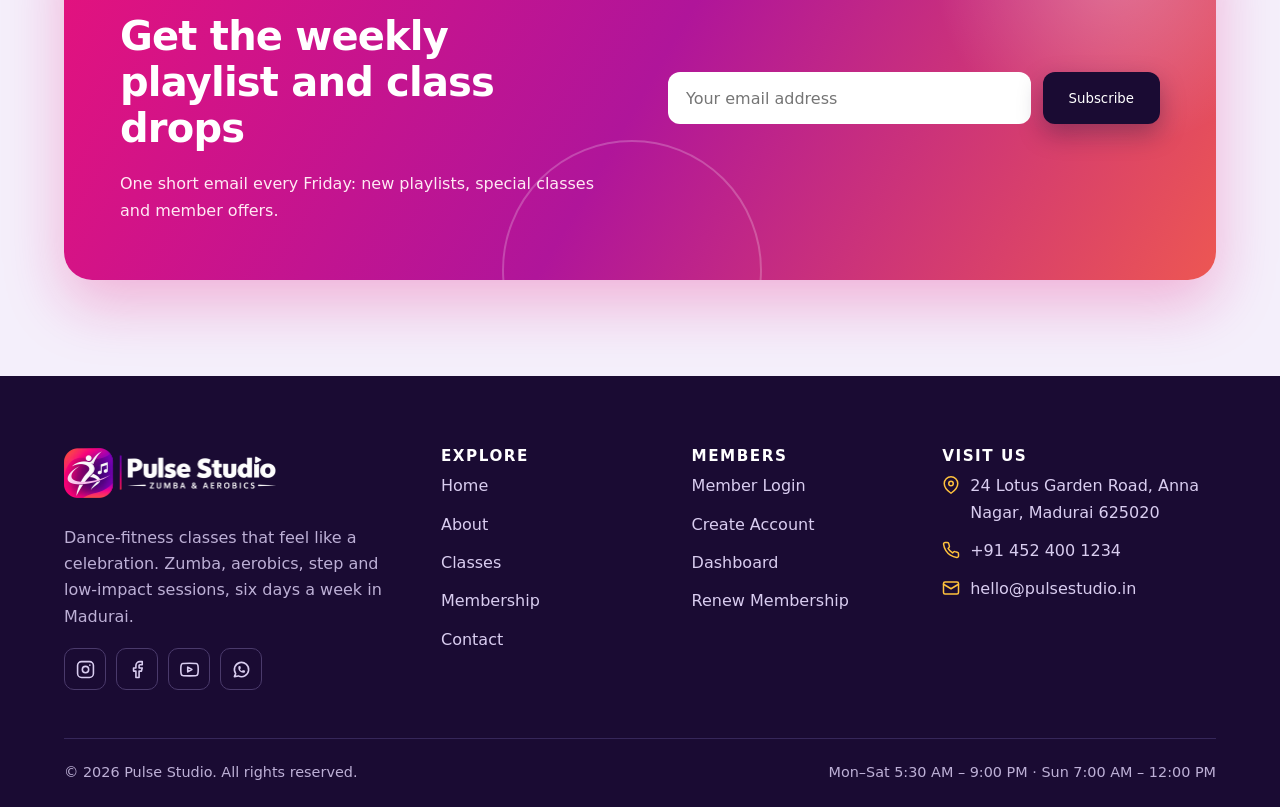
<file: home-2.html>
<!DOCTYPE html>
<html lang="en" dir="ltr" data-theme="light">
<head>
<meta charset="UTF-8">
<meta name="viewport" content="width=device-width, initial-scale=1">
<title>Pulse Studio — Home 2</title>
<meta name="description" content="A day at Pulse Studio: live classes, offers, the monthly dance challenge and answers for first-timers.">
<script src="assets/js/theme-init.js"></script>
<link rel="icon" type="image/png" sizes="32x32" href="assets/images/favicon-32.png">
<link rel="icon" type="image/png" sizes="256x256" href="assets/images/favicon.png">
<link rel="shortcut icon" href="assets/images/favicon.ico">
<link rel="apple-touch-icon" href="assets/images/favicon.png">
<link rel="stylesheet" href="assets/css/style.css">
<link rel="stylesheet" href="assets/css/responsive.css">
</head>
<body data-page="home2" data-layout="public">
<div id="site-header"></div>
<main>

<!-- 1. Split hero with live panel -->
<section class="hero-bg home-hero h2-hero" data-slot="home2-hero-bg" style="--hero-img:url('../images/pexels-8957662.jpeg')">
  <div class="container">
    <div>
      <span class="eyebrow"><span class="eq"><i></i><i></i><i></i><i></i></span>Pulse Studio &middot; Anna Nagar</span>
      <h1>Every workout should feel like a celebration</h1>
      <p class="lead">A friendly community of dancers and movers. Four formats, six days a week, and a studio that cheers when you walk in.</p>
      <div class="actions"><a class="btn btn-light" href="classes.html">Explore Classes</a><a class="btn btn-ghost-light" href="membership.html">See Plans</a></div>
      <div class="hero-stats"><div><b>48</b><span>classes a week</span></div><div><b>2,400+</b><span>members</span></div><div><b>4.9</b><span>average rating</span></div></div>
    </div>
    <div class="glass">
      <h3>Happening today</h3>
      <div class="row"><span>6:00 AM &middot; Sunrise Zumba</span><em>4 spots</em></div>
      <div class="row"><span>9:30 AM &middot; Low-Impact Flow</span><em>7 spots</em></div>
      <div class="row"><span>6:00 PM &middot; Power Aerobics</span><em>3 spots</em></div>
      <div class="row"><span>7:30 PM &middot; Zumba Party</span><em>Waitlist</em></div>
      <a class="btn btn-light btn-block" style="margin-top:18px" href="login.html">Book as member</a>
    </div>
  </div>
</section>

<!-- 2. Style ticker -->
<section class="section" style="padding-block:56px">
  <div class="container">
    <div class="ticker"><span><i data-ic="music"></i>Salsa</span><span><i data-ic="music"></i>Bollywood</span><span><i data-ic="music"></i>Merengue</span><span><i data-ic="music"></i>Reggaeton</span><span><i data-ic="music"></i>Cumbia</span><span><i data-ic="music"></i>Hip-hop</span><span><i data-ic="music"></i>Afrobeat</span></div>
  </div>
</section>

<!-- 3. Tabbed vibes -->
<section class="section alt">
  <div class="container" data-tabs>
    <div class="sec-head center"><span class="eyebrow">Choose your vibe</span><h2>Morning glow, evening party</h2></div>
    <div class="tabs" style="justify-content:center"><button class="tab-btn on" data-t="v-am">Sunrise</button><button class="tab-btn" data-t="v-pm">Evening</button><button class="tab-btn" data-t="v-we">Weekend</button></div>
    <div id="v-am" class="tab-panel on"><div class="vibe-panel"><div class="img-slot" data-slot="home2-vibe-am"><img src="assets/images/pexels-40198180.jpeg" alt="Group fitness class exercising in a sunny park at sunrise" loading="lazy" decoding="async"></div><div class="body"><span class="tag" style="align-self:flex-start;margin-bottom:14px"><i data-ic="sun"></i>6:00 – 9:30 AM</span><h3 style="font-size:1.8rem">Start strong, finish smiling</h3><p>Sunrise Zumba and Low-Impact Flow wake your body gently, with lighter music and a calm studio. Perfect before work or school drop-off.</p><ul class="checklist"><li>Cooler studio, quieter crowd</li><li>Free filter coffee at the front desk</li></ul><a class="text-link" href="classes.html">See morning classes <i data-ic="arrow-right"></i></a></div></div></div>
    <div id="v-pm" class="tab-panel"><div class="vibe-panel"><div class="img-slot" data-slot="home2-vibe-pm"><img src="assets/images/pexels-16322075.jpeg" alt="Dancers performing energetically to music in the evening" loading="lazy" decoding="async"></div><div class="body"><span class="tag violet" style="align-self:flex-start;margin-bottom:14px"><i data-ic="zap"></i>6:00 – 8:30 PM</span><h3 style="font-size:1.8rem">Shake off the workday</h3><p>Power Aerobics, Step Fusion and the sell-out Zumba Party turn up the volume with lights, sound and a packed floor.</p><ul class="checklist"><li>Biggest crowds and highest energy</li><li>Priority waitlist for Unlimited members</li></ul><a class="text-link" href="classes.html">See evening classes <i data-ic="arrow-right"></i></a></div></div></div>
    <div id="v-we" class="tab-panel"><div class="vibe-panel"><div class="img-slot" data-slot="home2-vibe-we"><img src="assets/images/pexels-12086684.jpeg" alt="Friends laughing together in a weekend fitness class" loading="lazy" decoding="async"></div><div class="body"><span class="tag" style="align-self:flex-start;margin-bottom:14px"><i data-ic="smile"></i>Sat &amp; Sun</span><h3 style="font-size:1.8rem">Bring a friend, make a day of it</h3><p>Weekend sessions include Zumba Gold, Aerobics Basics and community socials. Guests are always welcome with a pass.</p><ul class="checklist"><li>Relaxed pace for first-timers</li><li>Family and friends batch on Sundays</li></ul><a class="text-link" href="classes.html">See weekend classes <i data-ic="arrow-right"></i></a></div></div></div>
  </div>
</section>

<!-- 4. Bento gallery -->
<section class="section">
  <div class="container">
    <div class="sec-head"><span class="eyebrow">Studio moments</span><h2>Life on the dance floor</h2></div>
    <div class="bento">
      <div class="img-slot b1" data-slot="home2-bento-1"><img src="assets/images/pexels-40141085.jpeg" alt="Diverse adults exercising together in a sunny park" loading="lazy" decoding="async"></div>
      <div class="fact pink b2"><b>600</b><span>calories burned in an average Zumba session</span></div>
      <div class="img-slot b3" data-slot="home2-bento-2"><img src="assets/images/pexels-4587428.jpeg" alt="Two women exercising with a resistance band indoors" loading="lazy" decoding="async"></div>
      <div class="img-slot b4" data-slot="home2-bento-3"><img src="assets/images/pexels-31293814.jpeg" alt="Group outdoor fitness training session in a park" loading="lazy" decoding="async"></div>
    </div>
  </div>
</section>

<!-- 5. Offers -->
<section class="section soft">
  <div class="container">
    <div class="sec-head center"><span class="eyebrow">Festive offers</span><h2>Make this season your fittest</h2></div>
    <div class="grid grid-3">
      <article class="offer o1"><div class="pct">20%</div><h3>Student &amp; senior discount</h3><p>Show a valid ID and save on every membership plan.</p><a class="btn btn-light btn-sm" href="membership.html">Get plan</a></article>
      <article class="offer o2"><div class="pct">2 for 1</div><h3>Bring-a-friend week</h3><p>Every member gets a free guest pass from 16 to 22 November.</p><a class="btn btn-light btn-sm" href="classes.html">See classes</a></article>
      <article class="offer o3"><div class="pct">₹500</div><h3>Refer &amp; earn</h3><p>Both you and your friend get ₹500 off the next pack.</p><a class="btn btn-light btn-sm" href="login.html">Refer now</a></article>
    </div>
  </div>
</section>

<!-- 6. Leaderboard + prizes -->
<section class="section">
  <div class="container split wide-l equal">
    <div>
      <span class="eyebrow">November challenge</span>
      <h2>30 classes in 30 days</h2>
      <p>Attend as many classes as you can this month. Top movers win studio rewards and bragging rights on our wall.</p>
      <div class="table-wrap"><table class="lb"><thead><tr><th>#</th><th>Dancer</th><th>Classes</th><th>Streak</th></tr></thead><tbody>
        <tr><td>1</td><td>Sneha Iyer</td><td>21</td><td>12 days</td></tr>
        <tr><td>2</td><td>Vikram Rao</td><td>19</td><td>9 days</td></tr>
        <tr><td>3</td><td>Maya Rao</td><td>16</td><td>7 days</td></tr>
        <tr><td>4</td><td>Farah Khan</td><td>15</td><td>6 days</td></tr>
      </tbody></table></div>
    </div>
    <div class="prizes">
      <div class="prize"><div class="ic-box solid"><i data-ic="trophy"></i></div><div><b>Winner: 3 free months</b><span>Unlimited membership on us</span></div></div>
      <div class="prize"><div class="ic-box"><i data-ic="gift"></i></div><div><b>Runner-up: Studio hamper</b><span>Gear, towel and water bottle</span></div></div>
      <div class="prize"><div class="ic-box"><i data-ic="award"></i></div><div><b>Everyone: Finisher badge</b><span>Complete 20 classes to earn it</span></div></div>
    </div>
  </div>
</section>

<!-- 7. FAQ -->
<section class="section alt">
  <div class="container split equal">
    <div>
      <span class="eyebrow">First-timers</span>
      <h2>Questions before your first class</h2>
      <p>Still curious? Drop by the front desk or call +91 452 400 1234.</p>
      <div class="img-slot fill" data-slot="home2-faq" style="margin-top:12px"><img src="assets/images/pexels-4587405.jpeg" alt="Trainer guiding a first-time member through an exercise" loading="lazy" decoding="async"></div>
    </div>
    <div class="acc">
      <div class="acc-item open"><button class="acc-q" aria-expanded="true"><span>Do I need dance experience?</span><i data-ic="plus"></i></button><div class="acc-a"><p>Not at all. Every class has beginner cues, and coaches demonstrate easier and harder options for each move.</p></div></div>
      <div class="acc-item"><button class="acc-q" aria-expanded="false"><span>What should I bring?</span><i data-ic="plus"></i></button><div class="acc-a"><p>Comfortable clothes, non-marking sports shoes, a towel and a water bottle. Lockers are free.</p></div></div>
      <div class="acc-item"><button class="acc-q" aria-expanded="false"><span>Can I cancel a booking?</span><i data-ic="plus"></i></button><div class="acc-a"><p>Yes. Cancel up to 4 hours before class and the session returns to your pack automatically.</p></div></div>
      <div class="acc-item"><button class="acc-q" aria-expanded="false"><span>Is there parking?</span><i data-ic="plus"></i></button><div class="acc-a"><p>We have free parking for 30 two-wheelers and 12 cars right outside the studio.</p></div></div>
      <div class="acc-item"><button class="acc-q" aria-expanded="false"><span>Are there classes for seniors?</span><i data-ic="plus"></i></button><div class="acc-a"><p>Yes. Zumba Gold and Low-Impact Flow are designed for active older adults, with slower tempos and seated options.</p></div></div>
      <div class="acc-item"><button class="acc-q" aria-expanded="false"><span>Can I bring a friend along?</span><i data-ic="plus"></i></button><div class="acc-a"><p>Of course. Members get a guest pass each month, and first-time visitors can book a free trial class.</p></div></div>
    </div>
  </div>
</section>

<!-- 8. Newsletter -->
<section class="section news-section">
  <div class="container"><div class="news cta-card">
    <div><span class="eyebrow">Stay in rhythm</span><h2>Get the weekly playlist and class drops</h2><p style="margin:0">One short email every Friday: new playlists, special classes and member offers.</p></div>
    <form data-form="news" novalidate>
      <div class="news-form"><div class="field" style="flex:1;margin:0"><input type="email" required placeholder="Your email address" aria-label="Email address"><span class="err">Enter a valid email address</span></div><button class="btn btn-primary" type="submit">Subscribe</button></div>
      <div class="form-msg">Subscribed! Check your inbox for this Friday's playlist.</div>
    </form>
  </div></div>
</section>

</main>
<div id="site-footer"></div>
<script src="assets/js/main.js"></script>
</body>
</html>
</file>
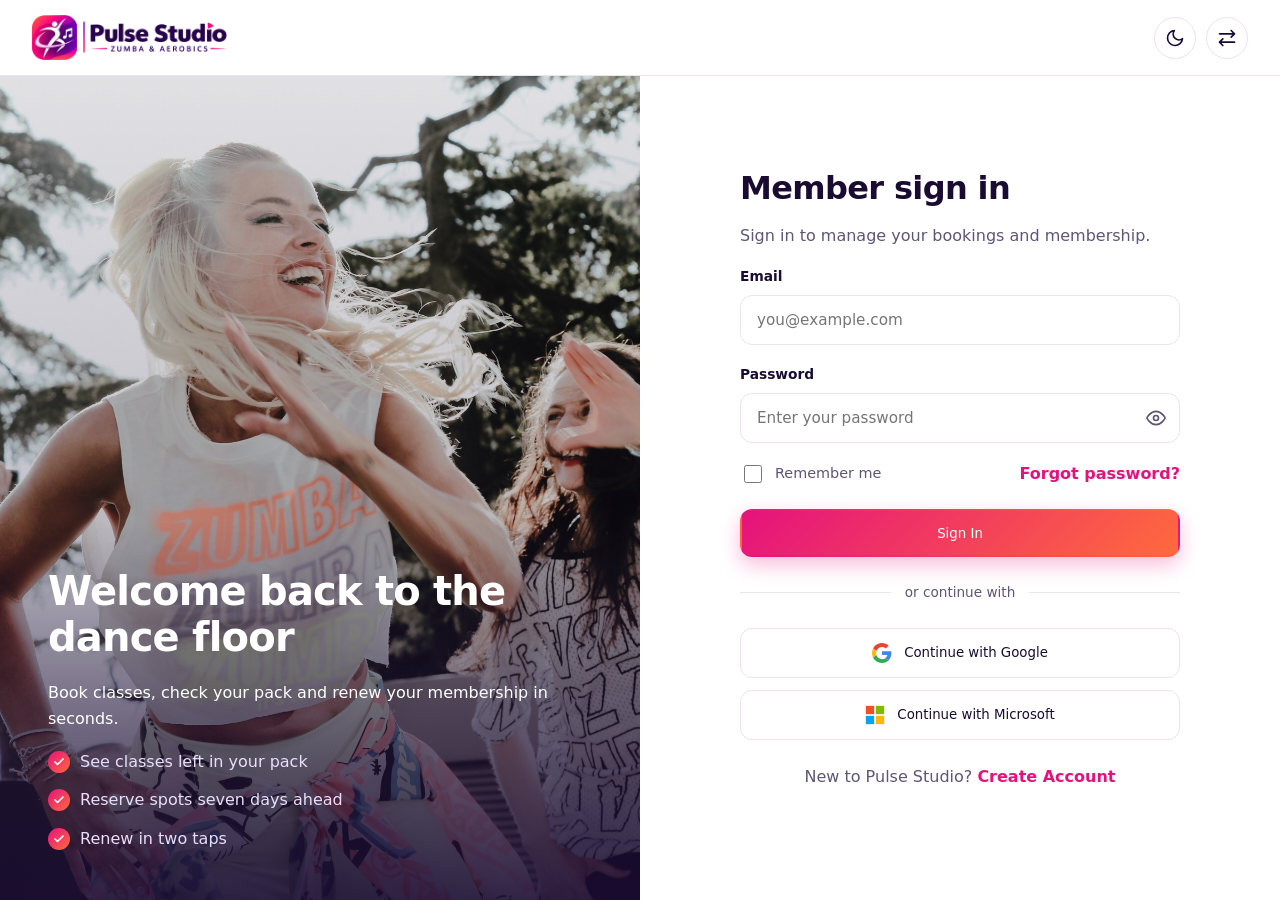
<file: login.html>
<!DOCTYPE html>
<html lang="en" dir="ltr" data-theme="light">
<head>
<meta charset="UTF-8">
<meta name="viewport" content="width=device-width, initial-scale=1">
<title>Member Login — Pulse Studio</title>
<script src="assets/js/theme-init.js"></script>
<link rel="icon" type="image/png" sizes="32x32" href="assets/images/favicon-32.png">
<link rel="icon" type="image/png" sizes="256x256" href="assets/images/favicon.png">
<link rel="shortcut icon" href="assets/images/favicon.ico">
<link rel="apple-touch-icon" href="assets/images/favicon.png">
<link rel="stylesheet" href="assets/css/style.css">
<link rel="stylesheet" href="assets/css/responsive.css">
</head>
<body data-page="login" data-layout="auth">
<div id="site-header"></div>
<main class="auth-main">
  <section class="auth-visual" data-slot="login-visual" style="background:linear-gradient(0deg,rgba(26,11,51,.35),rgba(26,11,51,.1)),url('assets/images/pexels-13409546.jpeg') center/cover no-repeat">
    <div class="caption"><h2>Welcome back to the dance floor</h2><p>Book classes, check your pack and renew your membership in seconds.</p>
      <ul class="checklist" style="margin:0"><li>See classes left in your pack</li><li>Reserve spots seven days ahead</li><li>Renew in two taps</li></ul></div>
  </section>
  <section class="auth-panel">
    <div class="auth-form">
      <h1>Member sign in</h1>
      <p>Sign in to manage your bookings and membership.</p>
      <form data-form="login" novalidate>
        <div class="field"><label for="le">Email</label><input id="le" type="email" required placeholder="you@example.com" autocomplete="email"><span class="err">Enter a valid email address</span></div>
        <div class="field"><label for="lp">Password</label><div class="pw-wrap"><input id="lp" type="password" required minlength="6" placeholder="Enter your password" autocomplete="current-password"><button type="button" class="pw-toggle" aria-label="Show password"></button></div><span class="err">Password must be at least 6 characters</span></div>
        <div class="row-between"><label class="check"><input type="checkbox"> Remember me</label><a class="link" href="contact.html">Forgot password?</a></div>
        <button class="btn btn-primary btn-block" type="submit">Sign In</button>
      </form>
      <div class="divider">or continue with</div>
      <div class="social-grid">
        <button class="social-btn" type="button"><svg viewBox="0 0 48 48" aria-hidden="true"><path fill="#EA4335" d="M24 9.5c3.5 0 6.6 1.2 9.1 3.6l6.8-6.8C35.8 2.4 30.3 0 24 0 14.6 0 6.5 5.4 2.6 13.2l7.9 6.1C12.4 13.6 17.7 9.5 24 9.5z"/><path fill="#4285F4" d="M46.5 24.5c0-1.6-.1-3.1-.4-4.5H24v9h12.7c-.6 3-2.3 5.5-4.8 7.2l7.5 5.8c4.4-4.1 7.1-10.1 7.1-17.5z"/><path fill="#FBBC05" d="M10.5 28.7c-.5-1.4-.8-3-.8-4.7s.3-3.2.8-4.7l-7.9-6.1C.9 16.3 0 20 0 24s.9 7.7 2.6 10.8l7.9-6.1z"/><path fill="#34A853" d="M24 48c6.5 0 11.9-2.1 15.9-5.8l-7.5-5.8c-2.1 1.4-4.9 2.3-8.4 2.3-6.3 0-11.6-4.1-13.5-9.8l-7.9 6.1C6.5 42.6 14.6 48 24 48z"/></svg>Continue with Google</button>
        <button class="social-btn" type="button"><svg viewBox="0 0 24 24" aria-hidden="true"><rect x="1" y="1" width="10" height="10" fill="#F25022"/><rect x="13" y="1" width="10" height="10" fill="#7FBA00"/><rect x="1" y="13" width="10" height="10" fill="#00A4EF"/><rect x="13" y="13" width="10" height="10" fill="#FFB900"/></svg>Continue with Microsoft</button>
      </div>
      <p class="auth-alt">New to Pulse Studio? <a class="link" href="create-account.html">Create Account</a></p>
    </div>
  </section>
</main>
<script src="assets/js/main.js"></script>
</body>
</html>
</file>
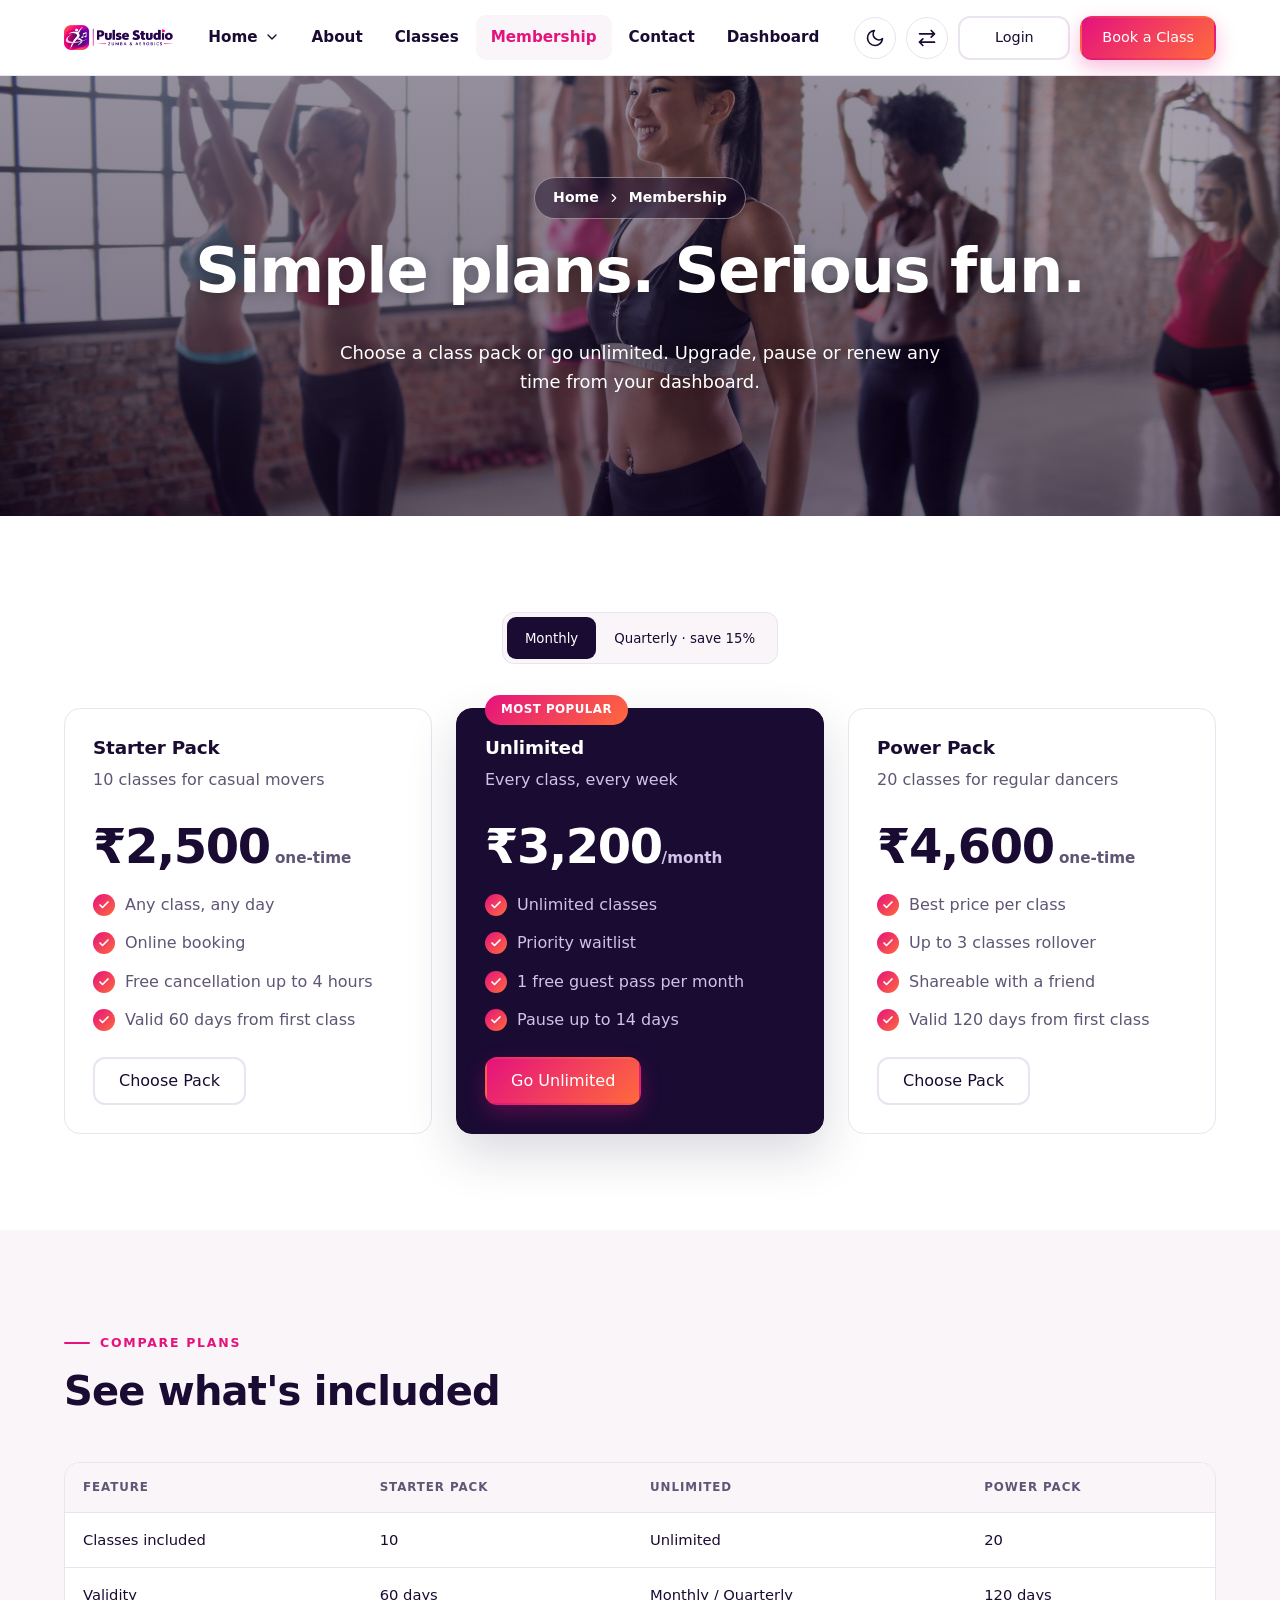
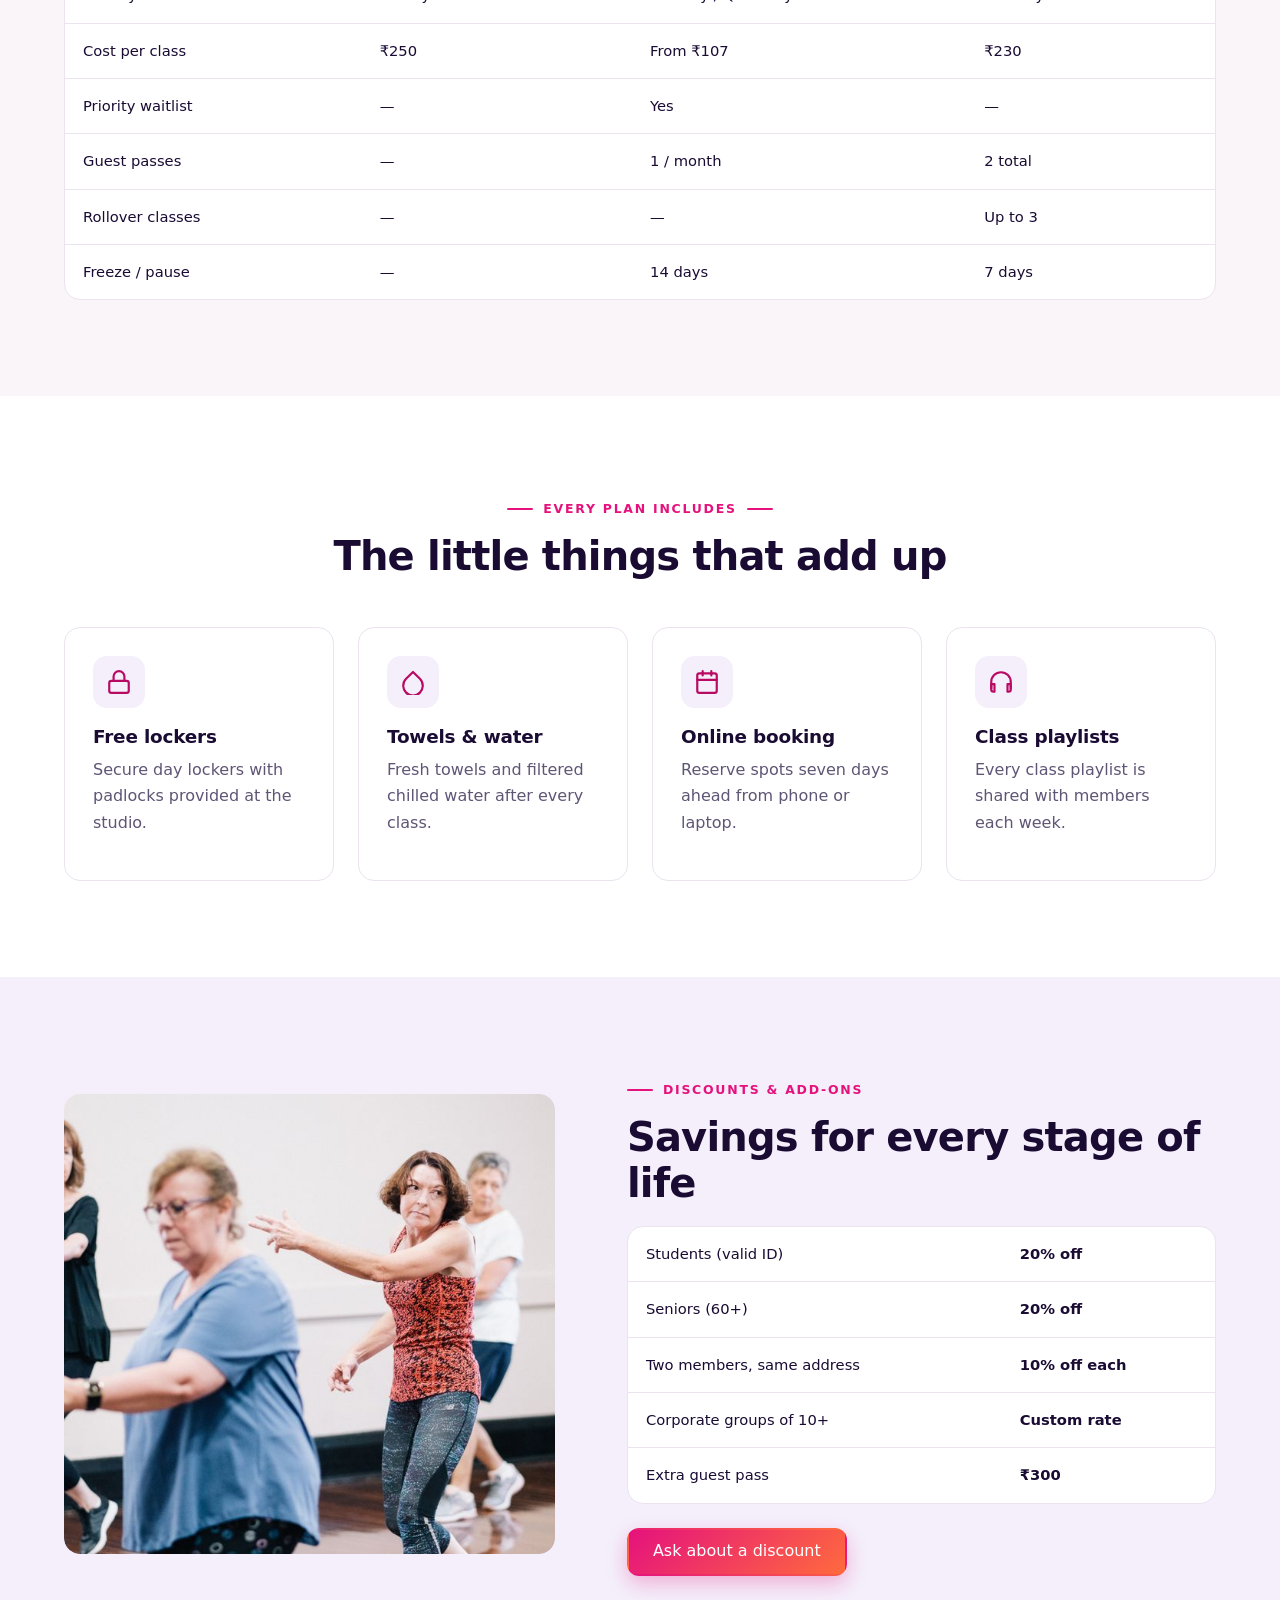
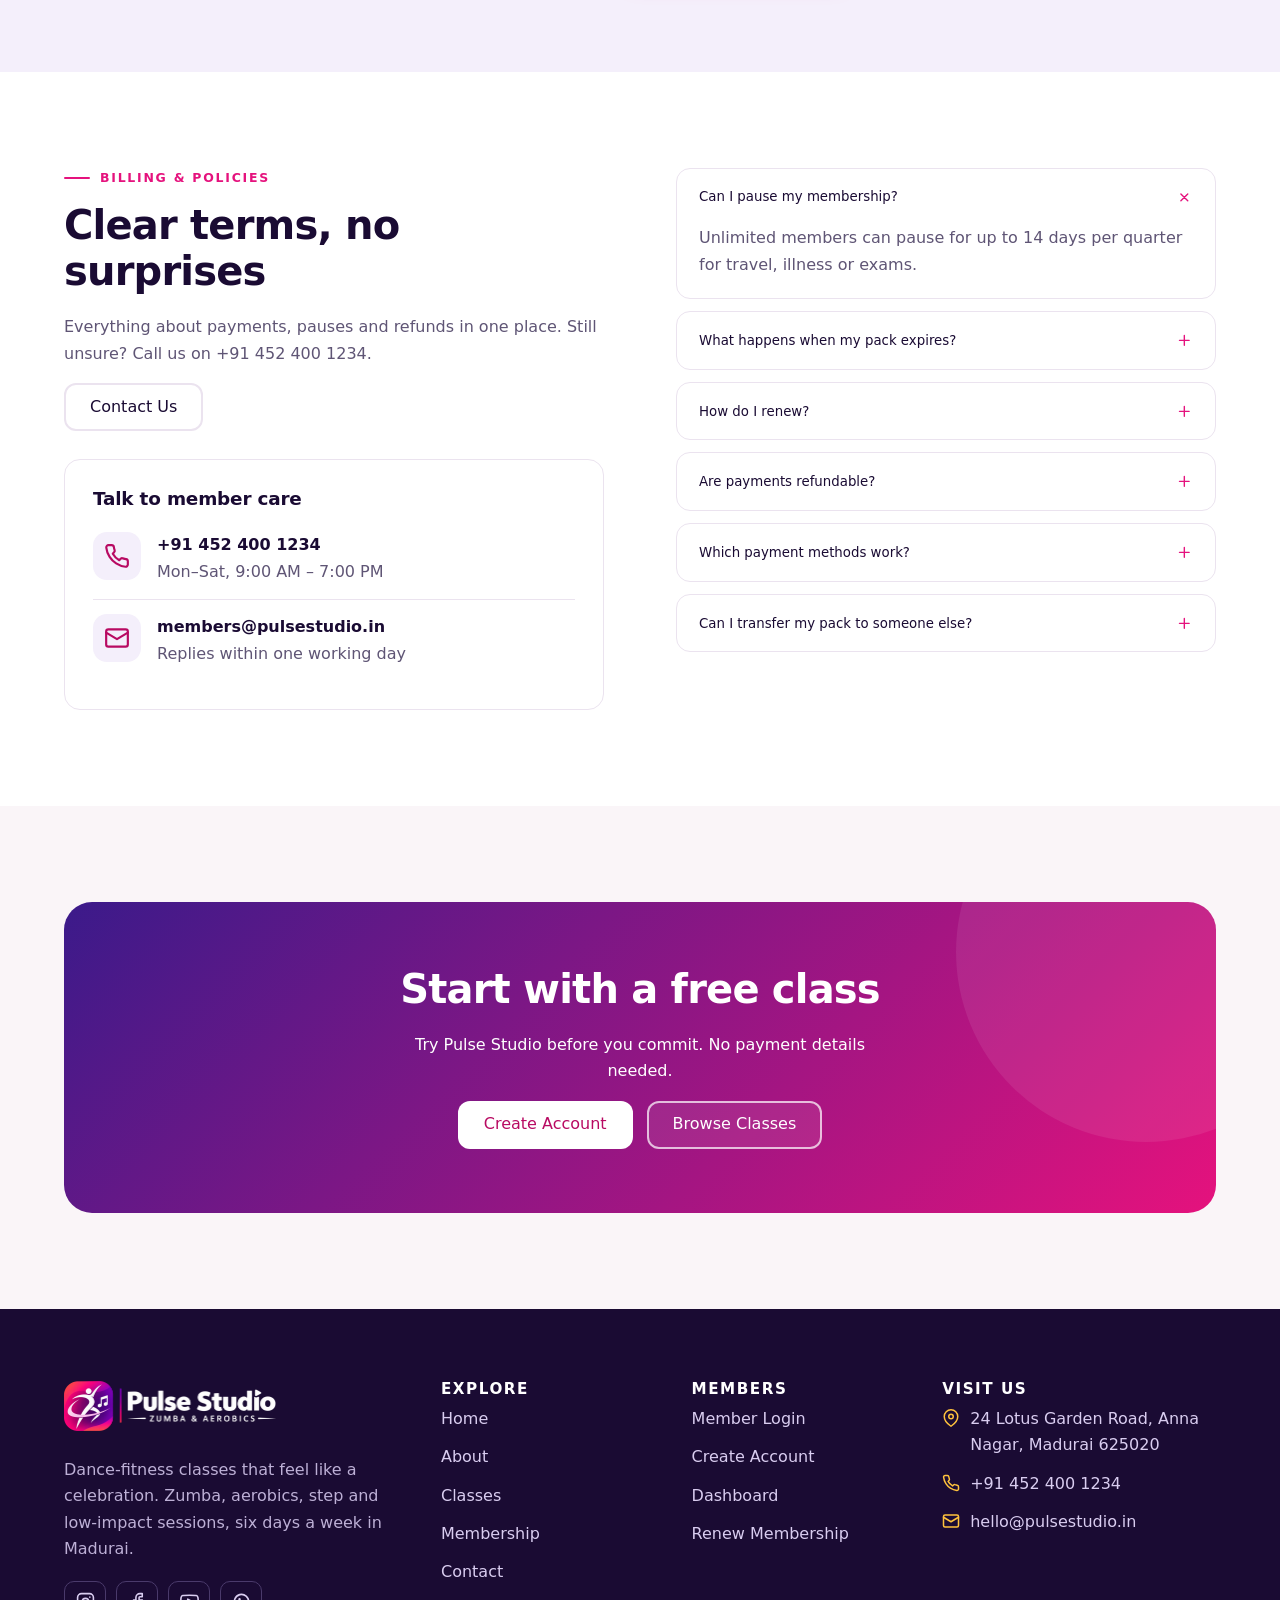
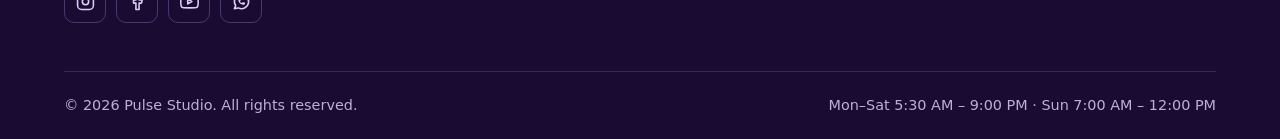
<file: membership.html>
<!DOCTYPE html>
<html lang="en" dir="ltr" data-theme="light">
<head>
<meta charset="UTF-8">
<meta name="viewport" content="width=device-width, initial-scale=1">
<title>Membership — Pulse Studio</title>
<meta name="description" content="Class packs and unlimited memberships at Pulse Studio. Compare plans, discounts and policies.">
<script src="assets/js/theme-init.js"></script>
<link rel="icon" type="image/png" sizes="32x32" href="assets/images/favicon-32.png">
<link rel="icon" type="image/png" sizes="256x256" href="assets/images/favicon.png">
<link rel="shortcut icon" href="assets/images/favicon.ico">
<link rel="apple-touch-icon" href="assets/images/favicon.png">
<link rel="stylesheet" href="assets/css/style.css">
<link rel="stylesheet" href="assets/css/responsive.css">
</head>
<body data-page="membership" data-layout="public">
<div id="site-header"></div>
<main>

<!-- 1. Hero -->
<section class="hero-bg page-hero" data-slot="membership-hero-bg" style="--hero-img:url('../images/pexels-3768733.jpeg')">
  <div class="container">
    <div class="crumbs">Home <i data-ic="chevron-right"></i> Membership</div>
    <h1>Simple plans. Serious fun.</h1>
    <p>Choose a class pack or go unlimited. Upgrade, pause or renew any time from your dashboard.</p>
  </div>
</section>

<!-- 2. Pricing -->
<section class="section">
  <div class="container">
    <div class="center"><div class="switch" id="billingSwitch"><button class="on" data-mode="m">Monthly</button><button data-mode="q">Quarterly · save 15%</button></div></div>
    <div class="grid grid-3" style="align-items:stretch">
      <article class="card price-card"><h3>Starter Pack</h3><p>10 classes for casual movers</p><div class="price">₹2,500<small> one-time</small></div><ul class="checklist"><li>Any class, any day</li><li>Online booking</li><li>Free cancellation up to 4 hours</li><li>Valid 60 days from first class</li></ul><a class="btn btn-outline" href="create-account.html">Choose Pack</a></article>
      <article class="card price-card featured"><span class="badge">MOST POPULAR</span><h3>Unlimited</h3><p>Every class, every week</p><div class="price">₹<span data-m="3,200" data-q="8,160">3,200</span><small data-per>/month</small></div><ul class="checklist"><li>Unlimited classes</li><li>Priority waitlist</li><li>1 free guest pass per month</li><li>Pause up to 14 days</li></ul><a class="btn btn-primary" href="create-account.html">Go Unlimited</a></article>
      <article class="card price-card"><h3>Power Pack</h3><p>20 classes for regular dancers</p><div class="price">₹4,600<small> one-time</small></div><ul class="checklist"><li>Best price per class</li><li>Up to 3 classes rollover</li><li>Shareable with a friend</li><li>Valid 120 days from first class</li></ul><a class="btn btn-outline" href="create-account.html">Choose Pack</a></article>
    </div>
  </div>
</section>

<!-- 3. Compare -->
<section class="section alt">
  <div class="container">
    <div class="sec-head"><span class="eyebrow">Compare plans</span><h2>See what's included</h2></div>
    <div class="table-wrap"><table>
      <thead><tr><th>Feature</th><th>Starter Pack</th><th>Unlimited</th><th>Power Pack</th></tr></thead>
      <tbody>
        <tr><td>Classes included</td><td>10</td><td>Unlimited</td><td>20</td></tr>
        <tr><td>Validity</td><td>60 days</td><td>Monthly / Quarterly</td><td>120 days</td></tr>
        <tr><td>Cost per class</td><td>₹250</td><td>From ₹107</td><td>₹230</td></tr>
        <tr><td>Priority waitlist</td><td>—</td><td>Yes</td><td>—</td></tr>
        <tr><td>Guest passes</td><td>—</td><td>1 / month</td><td>2 total</td></tr>
        <tr><td>Rollover classes</td><td>—</td><td>—</td><td>Up to 3</td></tr>
        <tr><td>Freeze / pause</td><td>—</td><td>14 days</td><td>7 days</td></tr>
      </tbody></table></div>
  </div>
</section>

<!-- 4. Included with every plan -->
<section class="section">
  <div class="container">
    <div class="sec-head center"><span class="eyebrow">Every plan includes</span><h2>The little things that add up</h2></div>
    <div class="grid grid-4">
      <article class="card flat"><div class="ic-box"><i data-ic="lock"></i></div><h3>Free lockers</h3><p>Secure day lockers with padlocks provided at the studio.</p></article>
      <article class="card flat"><div class="ic-box"><i data-ic="droplet"></i></div><h3>Towels &amp; water</h3><p>Fresh towels and filtered chilled water after every class.</p></article>
      <article class="card flat"><div class="ic-box"><i data-ic="calendar"></i></div><h3>Online booking</h3><p>Reserve spots seven days ahead from phone or laptop.</p></article>
      <article class="card flat"><div class="ic-box"><i data-ic="headphones"></i></div><h3>Class playlists</h3><p>Every class playlist is shared with members each week.</p></article>
    </div>
  </div>
</section>

<!-- 5. Discounts -->
<section class="section soft">
  <div class="container split wide-r">
    <div class="img-slot tall" data-slot="membership-discounts"><img src="assets/images/pexels-12086683.jpeg" alt="Senior women enjoying a group dance exercise class" loading="lazy" decoding="async"></div>
    <div>
      <span class="eyebrow">Discounts &amp; add-ons</span>
      <h2>Savings for every stage of life</h2>
      <div class="table-wrap wrap-cells" style="margin-bottom:24px"><table>
        <tbody>
          <tr><td>Students (valid ID)</td><td><b>20% off</b></td></tr>
          <tr><td>Seniors (60+)</td><td><b>20% off</b></td></tr>
          <tr><td>Two members, same address</td><td><b>10% off each</b></td></tr>
          <tr><td>Corporate groups of 10+</td><td><b>Custom rate</b></td></tr>
          <tr><td>Extra guest pass</td><td><b>₹300</b></td></tr>
        </tbody></table></div>
      <a class="btn btn-primary" href="contact.html">Ask about a discount</a>
    </div>
  </div>
</section>

<!-- 6. Billing FAQ -->
<section class="section">
  <div class="container split equal">
    <div>
      <span class="eyebrow">Billing &amp; policies</span>
      <h2>Clear terms, no surprises</h2>
      <p>Everything about payments, pauses and refunds in one place. Still unsure? Call us on +91 452 400 1234.</p>
      <div class="actions"><a class="btn btn-outline" href="contact.html">Contact Us</a></div>
      <div class="card flat fill" style="margin-top:28px;justify-content:center">
        <h3>Talk to member care</h3>
        <div class="info-row" style="padding:14px 0"><div class="ic-box"><i data-ic="phone"></i></div><div><strong>+91 452 400 1234</strong><span>Mon–Sat, 9:00 AM – 7:00 PM</span></div></div>
        <div class="info-row" style="padding:14px 0"><div class="ic-box"><i data-ic="mail"></i></div><div><strong>members@pulsestudio.in</strong><span>Replies within one working day</span></div></div>
      </div>
    </div>
    <div class="acc">
      <div class="acc-item open"><button class="acc-q" aria-expanded="true"><span>Can I pause my membership?</span><i data-ic="plus"></i></button><div class="acc-a"><p>Unlimited members can pause for up to 14 days per quarter for travel, illness or exams.</p></div></div>
      <div class="acc-item"><button class="acc-q" aria-expanded="false"><span>What happens when my pack expires?</span><i data-ic="plus"></i></button><div class="acc-a"><p>Unused classes lapse at expiry, except up to 3 rollover classes on a Power Pack renewed within 7 days.</p></div></div>
      <div class="acc-item"><button class="acc-q" aria-expanded="false"><span>How do I renew?</span><i data-ic="plus"></i></button><div class="acc-a"><p>Log in, open Membership and Renewal in your dashboard, choose a plan and confirm.</p></div></div>
      <div class="acc-item"><button class="acc-q" aria-expanded="false"><span>Are payments refundable?</span><i data-ic="plus"></i></button><div class="acc-a"><p>Unused packs can be refunded within 7 days of purchase, less any classes attended.</p></div></div>
      <div class="acc-item"><button class="acc-q" aria-expanded="false"><span>Which payment methods work?</span><i data-ic="plus"></i></button><div class="acc-a"><p>UPI, debit and credit cards, net banking and cash at the front desk.</p></div></div>
      <div class="acc-item"><button class="acc-q" aria-expanded="false"><span>Can I transfer my pack to someone else?</span><i data-ic="plus"></i></button><div class="acc-a"><p>Power Packs can be shared with one friend. Starter Packs and Unlimited plans are personal and non-transferable.</p></div></div>
    </div>
  </div>
</section>

<!-- 7. CTA -->
<section class="section alt">
  <div class="container">
    <div class="band center">
      <h2>Start with a free class</h2>
      <p style="max-width:520px;margin-inline:auto">Try Pulse Studio before you commit. No payment details needed.</p>
      <div class="actions" style="justify-content:center"><a class="btn btn-light" href="create-account.html">Create Account</a><a class="btn btn-ghost-light" href="classes.html">Browse Classes</a></div>
    </div>
  </div>
</section>

</main>
<div id="site-footer"></div>
<script src="assets/js/main.js"></script>
</body>
</html>
</file>
<file: assets/css/style.css>
/* ===== Pulse Studio design system ===== */
:root {
  --pink: #e5127d;
  --pink-dark: #b80a62;
  --coral: #ff6a3d;
  --violet: #6a35e0;
  --gold: #ffc23d;
  --teal: #0fb5a6;
  --plum: #1a0b33;
  --bg: #ffffff;
  --bg-alt: #faf5f8;
  --bg-soft: #f4effb;
  --surface: #ffffff;
  --text: #1a0b33;
  --muted: #5f5575;
  --border: #ebe3ef;
  --shadow: 0 1px 2px rgba(26, 11, 51, .04), 0 8px 24px rgba(26, 11, 51, .07);
  --shadow-lg: 0 20px 50px rgba(26, 11, 51, .16);
  --radius: 16px;
  --radius-sm: 10px;
  --container: 1200px;
  --nav-h: 76px;
  --hero-h: 440px;
  --btn-h: 48px;
  --ctl-h: 42px;
  --grad: linear-gradient(135deg, var(--pink), var(--coral));
  --grad-2: linear-gradient(135deg, #3b1a8a, var(--pink));
  --slot-a: #f3e2ee;
  --slot-b: #e7defa;
  --ok-bg: #d9f7ee; --ok: #067a62; --wait-bg: #fff0d1; --wait: #94600a; --bad-bg: #ffe1e6; --bad: #b4163a;
}
[data-theme="dark"] {
  --bg: #110a20;
  --bg-alt: #170e2a;
  --bg-soft: #1c1233;
  --surface: #1f1537;
  --text: #f5effc;
  --muted: #b7abd0;
  --border: #35264d;
  --shadow: 0 1px 2px rgba(0, 0, 0, .3), 0 8px 24px rgba(0, 0, 0, .35);
  --shadow-lg: 0 20px 50px rgba(0, 0, 0, .55);
  --slot-a: #2c2046;
  --slot-b: #251a3e;
  --ok-bg: #0c3b32; --ok: #6ff0cf; --wait-bg: #432f0a; --wait: #ffd27a; --bad-bg: #4a1220; --bad: #ff9fb2;
}
*, *::before, *::after { box-sizing: border-box; }
html { scroll-behavior: smooth; }
body { margin: 0; background: var(--bg); color: var(--text); font-family: "Segoe UI", system-ui, -apple-system, Roboto, "Helvetica Neue", Arial, sans-serif; line-height: 1.65; font-size: 16px; -webkit-font-smoothing: antialiased; }
img, svg { max-width: 100%; }
a { color: inherit; text-decoration: none; }
h1, h2, h3, h4 { line-height: 1.15; margin: 0 0 .5em; font-weight: 800; letter-spacing: -.02em; overflow-wrap: anywhere; }
h1 { font-size: clamp(2.1rem, 5.2vw, 3.9rem); }
h2 { font-size: clamp(1.7rem, 3.4vw, 2.5rem); }
h3 { font-size: 1.15rem; letter-spacing: -.01em; }
p { margin: 0 0 1em; color: var(--muted); overflow-wrap: anywhere; }
.container { width: 100%; max-width: var(--container); margin-inline: auto; padding-inline: 24px; }
.section { padding: 96px 0; }
.alt { background: var(--bg-alt); }
.soft { background: var(--bg-soft); }
.dark-band { background: var(--plum); color: #fff; }
.dark-band h2, .dark-band h3 { color: #fff; }
.dark-band p { color: #cfc3e8; }
.center { text-align: center; }
.eyebrow { display: inline-flex; align-items: center; gap: 10px; font-weight: 700; font-size: .78rem; letter-spacing: .14em; text-transform: uppercase; color: var(--pink); margin-bottom: 14px; }
.eyebrow::before { content: ""; width: 26px; height: 2px; background: currentColor; border-radius: 2px; }
.center .eyebrow::after { content: ""; width: 26px; height: 2px; background: currentColor; border-radius: 2px; }
.dark-band .eyebrow, .hero-bg .eyebrow { color: var(--gold); }
.sec-head { max-width: 700px; margin-bottom: 48px; }
.sec-head.center { margin-inline: auto; }
.sec-head p { font-size: 1.05rem; }
.lead { font-size: 1.1rem; }

/* Icons */
.ic { display: inline-flex; width: 1.25em; height: 1.25em; flex-shrink: 0; }
.ic svg { width: 100%; height: 100%; stroke: currentColor; fill: none; stroke-width: 2; stroke-linecap: round; stroke-linejoin: round; }
.ic.fill svg { fill: currentColor; stroke: none; }
.ic-box { width: 52px; height: 52px; border-radius: 14px; display: grid; place-items: center; background: var(--bg-soft); color: var(--pink); margin-bottom: 18px; font-size: 1.5rem; flex-shrink: 0; }
.ic-box .ic { width: 26px; height: 26px; }
.ic-box.solid { background: var(--grad); color: #fff; }
.alt .ic-box, .soft .ic-box { background: var(--surface); }
.stars { display: flex; gap: 3px; color: var(--gold); margin-bottom: 12px; }
.stars .ic { width: 18px; height: 18px; }

/* Buttons */
.btn { display: inline-flex; align-items: center; justify-content: center; gap: 8px; height: var(--btn-h); padding: 0 24px; border-radius: 12px; border: 2px solid transparent; font: 700 .95rem/1 inherit; font-family: inherit; cursor: pointer; white-space: nowrap; transition: transform .15s, box-shadow .15s, background .15s; }
.btn:hover { transform: translateY(-2px); }
.btn .ic { width: 18px; height: 18px; }
.btn-primary { background: var(--grad); color: #fff; box-shadow: 0 8px 20px rgba(229, 18, 125, .28); }
.btn-outline { background: transparent; color: var(--text); border-color: var(--border); }
.btn-outline:hover { border-color: var(--pink); color: var(--pink); }
.btn-light { background: #fff; color: var(--pink-dark); }
.btn-ghost-light { background: rgba(255, 255, 255, .08); color: #fff; border-color: rgba(255, 255, 255, .7); }
.btn-dark { background: var(--plum); color: #fff; }
.btn-block { width: 100%; }
.btn-sm { --btn-h: 40px; padding: 0 18px; font-size: .88rem; }
.actions { display: flex; flex-wrap: wrap; gap: 14px; }
.text-link { display: inline-flex; align-items: center; gap: 8px; font-weight: 700; color: var(--pink); }
.text-link .ic { width: 18px; height: 18px; }

/* Image slots (intentionally blank) */
.img-slot { position: relative; width: 100%; min-height: 200px; border-radius: var(--radius); overflow: hidden; background: radial-gradient(circle at 20% 15%, rgba(255, 255, 255, .5), transparent 45%), linear-gradient(135deg, var(--slot-a), var(--slot-b)); }
.r-43 { aspect-ratio: 4/3; min-height: 0; }
.r-169 { aspect-ratio: 16/9; min-height: 0; }
.r-11 { aspect-ratio: 1/1; min-height: 0; }
.r-34 { aspect-ratio: 3/4; min-height: 0; }
.r-45 { aspect-ratio: 4/5; min-height: 0; }
.tall { min-height: 460px; }
.circle { border-radius: 50%; }
.stretch { height: 100%; min-height: 320px; }

/* Hero */
.hero-bg { position: relative; isolation: isolate; color: #fff; display: flex; align-items: center; width: 100%; background-color: #2a1253; background-image: var(--hero-img, linear-gradient(120deg, #2a1058 0%, #8d1a8f 48%, #ff5a7a 100%)); background-size: cover; background-position: center; background-repeat: no-repeat; }
.hero-bg::before { content: ""; position: absolute; inset: 0; background: rgba(18, 6, 36, .16); z-index: -1; }
.hero-bg h1, .hero-bg h2, .hero-bg p { color: #fff; text-shadow: 0 2px 14px rgba(0, 0, 0, .3); }
.page-hero { min-height: var(--hero-h); height: var(--hero-h); padding: 40px 0; }
.page-hero p { max-width: 620px; font-size: 1.12rem; }
.crumbs { font-size: .88rem; margin-bottom: 16px; display: flex; gap: 8px; align-items: center; font-weight: 600; }
.crumbs .ic { width: 14px; height: 14px; opacity: .8; }
.home-hero { min-height: calc(100vh - var(--nav-h)); padding: 72px 0; }

/* Public navbar */
.site-header { position: sticky; top: 0; z-index: 100; background: var(--surface); border-bottom: 1px solid var(--border); height: var(--nav-h); }
.nav-wrap { height: 100%; display: flex; align-items: center; justify-content: space-between; gap: 20px; }
.logo { display: inline-flex; align-items: center; gap: 11px; font-weight: 900; font-size: 1.25rem; letter-spacing: -.02em; flex-shrink: 0; line-height: 1.05; }
.logo-mark { width: 40px; height: 40px; border-radius: 12px; background: var(--grad); display: grid; place-items: center; color: #fff; flex-shrink: 0; }
.logo-mark .ic { width: 22px; height: 22px; }
.logo small { display: block; font-size: .6rem; font-weight: 700; letter-spacing: .16em; color: var(--muted); text-transform: uppercase; margin-top: 3px; }
.nav-links { display: flex; align-items: center; gap: 2px; list-style: none; margin: 0; padding: 0; }
.nav-links > li { position: relative; }
.nav-links a, .nav-links .dd-toggle { display: inline-flex; align-items: center; gap: 6px; padding: 10px 15px; border-radius: 10px; font-weight: 600; font-size: .95rem; background: none; border: 0; color: var(--text); cursor: pointer; font-family: inherit; white-space: nowrap; }
.nav-links .dd-toggle .ic { width: 16px; height: 16px; }
.nav-links a:hover, .nav-links .dd-toggle:hover { background: var(--bg-alt); }
.nav-links .active { color: var(--pink); background: var(--bg-alt); }
.dropdown { position: absolute; top: calc(100% + 6px); inset-inline-start: 0; min-width: 160px; background: var(--surface); border: 1px solid var(--border); border-radius: 12px; box-shadow: var(--shadow-lg); padding: 6px; display: none; z-index: 110; }
.dropdown.open { display: block; }
.dropdown a { display: flex; width: 100%; }
.nav-actions { display: flex; align-items: center; gap: 10px; }
.nav-actions .btn { --btn-h: 44px; padding: 0 20px; font-size: .9rem; min-width: 112px; }
.icon-btn { width: var(--ctl-h); height: var(--ctl-h); border-radius: 10px; border: 1px solid var(--border); background: var(--surface); color: var(--text); cursor: pointer; display: inline-grid; place-items: center; flex-shrink: 0; font-family: inherit; padding: 0; position: relative; }
.icon-btn:hover { background: var(--bg-alt); border-color: var(--pink); color: var(--pink); }
.icon-btn .ic { width: 20px; height: 20px; }
.dir-btn { width: auto; min-width: 52px; padding: 0 12px; font-weight: 800; font-size: .78rem; letter-spacing: .04em; }
.theme-btn .ic-moon { display: inline-flex; }
.theme-btn .ic-sun { display: none; }
[data-theme="dark"] .theme-btn .ic-moon { display: none; }
[data-theme="dark"] .theme-btn .ic-sun { display: inline-flex; }
.hamburger { display: none; }
.mobile-menu { display: none; }
html.nav-compact .nav-links, html.nav-compact .nav-actions .btn, html.nav-compact .nav-actions .theme-btn, html.nav-compact .nav-actions .dir-btn { display: none; }
html.nav-compact .hamburger { display: inline-grid; }
html.nav-compact .mobile-menu { position: fixed; top: var(--nav-h); inset-inline: 0; bottom: 0; background: var(--surface); padding: 20px; overflow-y: auto; z-index: 99; border-top: 1px solid var(--border); }
html.nav-compact .mobile-menu.open { display: block; }
.mobile-menu ul { list-style: none; margin: 0 0 20px; padding: 0; }
.mobile-menu li > a, .mobile-menu .dd-toggle { display: flex; width: 100%; justify-content: space-between; align-items: center; padding: 14px 12px; font-weight: 700; border-radius: 12px; background: none; border: 0; color: var(--text); font-size: 1rem; font-family: inherit; cursor: pointer; }
.mobile-menu li > a.active, .mobile-menu .dd-toggle.active { color: var(--pink); background: var(--bg-alt); }
.mobile-menu .sub { display: none; padding-inline-start: 16px; }
.mobile-menu .sub.open { display: block; }
.mobile-menu .sub a { display: block; padding: 12px; font-weight: 600; border-radius: 10px; }
.mobile-menu .m-actions { display: grid; gap: 12px; margin-bottom: 20px; }
.mobile-menu .m-actions .btn { width: 100%; }
.mobile-menu .m-controls { display: flex; gap: 10px; }
.mobile-menu .m-controls .icon-btn { flex: 1; height: 46px; }

/* Grids */
.grid { display: grid; gap: 24px; }
.grid-2 { grid-template-columns: repeat(2, 1fr); }
.grid-3 { grid-template-columns: repeat(3, 1fr); }
.grid-4 { grid-template-columns: repeat(4, 1fr); }
.split { display: grid; grid-template-columns: 1fr 1fr; gap: 72px; align-items: center; }
.split.wide-l { grid-template-columns: 1.2fr 1fr; }
.split.wide-r { grid-template-columns: 1fr 1.2fr; }
.split.top { align-items: start; }
.card { background: var(--surface); border: 1px solid var(--border); border-radius: var(--radius); padding: 28px; display: flex; flex-direction: column; height: 100%; transition: transform .2s, box-shadow .2s; }
.card:hover { transform: translateY(-3px); box-shadow: var(--shadow); }
.card .img-slot { margin-bottom: 20px; }
.card p { flex-grow: 1; }
.card > .btn, .card > .text-link { align-self: flex-start; margin-top: auto; }
.card.flat:hover { transform: none; box-shadow: none; }
.meta { display: flex; flex-wrap: wrap; gap: 8px; margin-bottom: 12px; }
.tag { display: inline-flex; align-items: center; gap: 6px; padding: 4px 12px; border-radius: 999px; font-size: .74rem; font-weight: 800; background: var(--bg-alt); color: var(--pink); border: 1px solid var(--border); letter-spacing: .02em; }
.tag.violet { color: var(--violet); background: var(--bg-soft); }
[data-theme="dark"] .tag.violet { color: #c4a9ff; }
.tag .ic { width: 13px; height: 13px; }
.checklist { list-style: none; padding: 0; margin: 0 0 24px; display: grid; gap: 12px; }
.checklist li { padding-inline-start: 32px; position: relative; color: var(--muted); }
.checklist li b { color: var(--text); }
.checklist li::before { content: ""; position: absolute; inset-inline-start: 0; top: 2px; width: 22px; height: 22px; border-radius: 50%; background: url("data:image/svg+xml,%3Csvg xmlns='http://www.w3.org/2000/svg' viewBox='0 0 24 24' fill='none' stroke='white' stroke-width='3.4' stroke-linecap='round' stroke-linejoin='round'%3E%3Cpath d='M20 6L9 17l-5-5'/%3E%3C/svg%3E") center / 12px no-repeat, var(--grad); }

/* Stat / number */
.stat-num { font-size: clamp(2.2rem, 4vw, 3.2rem); font-weight: 900; line-height: 1.05; letter-spacing: -.03em; }
.stat-num.grad { background: var(--grad); -webkit-background-clip: text; background-clip: text; color: transparent; }
.dark-band .stat-num { color: #fff; }
.band { background: var(--grad-2); color: #fff; border-radius: 28px; padding: 64px 48px; position: relative; overflow: hidden; }
.band h2, .band p { color: #fff; }
.band::after { content: ""; position: absolute; width: 380px; height: 380px; border-radius: 50%; background: rgba(255, 255, 255, .08); inset-inline-end: -120px; top: -140px; }
.band > * { position: relative; z-index: 1; }
.person { display: flex; align-items: center; gap: 14px; margin-top: auto; }
.person .img-slot { width: 52px; min-height: 52px; height: 52px; margin: 0; flex-shrink: 0; }
.person strong { display: block; line-height: 1.2; }
.person span { font-size: .85rem; color: var(--muted); }
.quote { font-size: 1.05rem; color: var(--text); }

/* Tables, status */
.table-wrap { overflow-x: auto; border-radius: var(--radius); border: 1px solid var(--border); background: var(--surface); }
table { width: 100%; border-collapse: collapse; min-width: 600px; }
th, td { padding: 15px 18px; text-align: start; border-bottom: 1px solid var(--border); font-size: .92rem; white-space: nowrap; vertical-align: middle; }
th { background: var(--bg-alt); font-size: .74rem; text-transform: uppercase; letter-spacing: .08em; color: var(--muted); font-weight: 800; }
tr:last-child td { border-bottom: 0; }
tbody tr:hover td { background: var(--bg-alt); }
.status { display: inline-block; padding: 4px 12px; border-radius: 999px; font-size: .74rem; font-weight: 800; }
.st-ok { background: var(--ok-bg); color: var(--ok); }
.st-wait { background: var(--wait-bg); color: var(--wait); }
.st-bad { background: var(--bad-bg); color: var(--bad); }

/* Tabs / chips */
.chips, .tabs { display: flex; flex-wrap: wrap; gap: 10px; margin-bottom: 32px; }
.chip, .tab-btn { height: 42px; padding: 0 20px; border-radius: 10px; border: 1px solid var(--border); background: var(--surface); color: var(--text); font-weight: 700; cursor: pointer; font-family: inherit; font-size: .9rem; }
.chip:hover, .tab-btn:hover { border-color: var(--pink); }
.chip.on, .tab-btn.on { background: var(--plum); color: #fff; border-color: var(--plum); }
[data-theme="dark"] .chip.on, [data-theme="dark"] .tab-btn.on { background: var(--pink); border-color: var(--pink); }
.tab-panel { display: none; }
.tab-panel.on { display: block; }

/* Pricing */
.price-card { position: relative; }
.price-card .price { font-size: 3rem; font-weight: 900; letter-spacing: -.03em; line-height: 1; margin: 12px 0 22px; color: var(--text); }
.price-card .price small { font-size: .95rem; font-weight: 600; color: var(--muted); letter-spacing: 0; }
.price-card.featured { background: var(--plum); border-color: var(--plum); color: #fff; transform: translateY(-12px); box-shadow: var(--shadow-lg); }
.price-card.featured:hover { transform: translateY(-14px); }
.price-card.featured h3, .price-card.featured .price { color: #fff; }
.price-card.featured p, .price-card.featured .checklist li, .price-card.featured .price small { color: #cfc3e8; }
.price-card .badge { position: absolute; top: -14px; inset-inline-start: 28px; background: var(--grad); color: #fff; padding: 5px 16px; border-radius: 999px; font-size: .74rem; font-weight: 800; letter-spacing: .04em; }
.switch { display: inline-flex; background: var(--bg-alt); border: 1px solid var(--border); border-radius: 12px; padding: 4px; margin-bottom: 44px; }
.switch button { height: 42px; padding: 0 22px; border: 0; border-radius: 9px; background: none; color: var(--text); font: 700 .9rem inherit; font-family: inherit; cursor: pointer; }
.switch button.on { background: var(--plum); color: #fff; }
[data-theme="dark"] .switch button.on { background: var(--pink); }

/* Accordion */
.acc { display: grid; gap: 12px; }
.acc-item { background: var(--surface); border: 1px solid var(--border); border-radius: 14px; }
.acc-q { width: 100%; display: flex; justify-content: space-between; gap: 12px; align-items: center; padding: 20px 22px; background: none; border: 0; color: var(--text); font: 700 1rem inherit; font-family: inherit; cursor: pointer; text-align: start; }
.acc-q .ic { transition: transform .2s; color: var(--pink); }
.acc-a { display: none; padding: 0 22px 20px; }
.acc-a p { margin: 0; }
.acc-item.open .acc-a { display: block; }
.acc-item.open .acc-q .ic { transform: rotate(45deg); }

/* Forms */
.form-grid { display: grid; grid-template-columns: 1fr 1fr; gap: 18px; }
.field { display: flex; flex-direction: column; gap: 7px; margin-bottom: 18px; min-width: 0; }
.form-grid .field { margin-bottom: 0; }
.field.full { grid-column: 1 / -1; }
.field label { font-weight: 700; font-size: .86rem; }
.field input, .field select, .field textarea { width: 100%; height: 50px; padding: 0 16px; border-radius: 12px; border: 1.5px solid var(--border); background: var(--surface); color: var(--text); font: inherit; font-size: .95rem; }
.field textarea { height: 140px; padding: 14px 16px; resize: vertical; }
.field input:focus, .field select:focus, .field textarea:focus { outline: 2px solid var(--pink); outline-offset: 1px; border-color: var(--pink); }
.field .err { color: #d1264b; font-size: .8rem; display: none; }
.field.invalid .err { display: block; }
.field.invalid input, .field.invalid textarea, .field.invalid select { border-color: #d1264b; }
.form-msg { display: none; padding: 14px 16px; border-radius: 12px; background: var(--ok-bg); color: var(--ok); font-weight: 700; margin-top: 16px; }
.form-msg.show { display: block; }
.pw-wrap { position: relative; }
.pw-wrap input { padding-inline-end: 52px; }
.pw-toggle { position: absolute; inset-inline-end: 6px; top: 7px; width: 36px; height: 36px; border: 0; background: none; cursor: pointer; color: var(--muted); display: grid; place-items: center; }
.pw-toggle .ic { width: 20px; height: 20px; }
.pw-toggle .ic-off { display: none; }
.pw-toggle.shown .ic-off { display: inline-flex; }
.pw-toggle.shown .ic-on { display: none; }
.check { display: flex; gap: 10px; align-items: center; font-size: .9rem; color: var(--muted); }
.check input { width: 18px; height: 18px; accent-color: var(--pink); flex-shrink: 0; }

/* Contact helpers */
.info-row { display: flex; gap: 16px; align-items: flex-start; padding: 22px 0; border-bottom: 1px solid var(--border); }
.info-row:last-child { border-bottom: 0; }
.info-row .ic-box { margin: 0; width: 48px; height: 48px; }
.info-row strong { display: block; }
.info-row span { color: var(--muted); }
.map-box { border-radius: var(--radius); overflow: hidden; border: 1px solid var(--border); min-height: 420px; background: var(--bg-soft); }
.map-box svg { width: 100%; height: 100%; min-height: 420px; display: block; }
.hours { width: 100%; border-collapse: collapse; min-width: 0; }
.hours td { padding: 14px 0; border-bottom: 1px dashed var(--border); white-space: normal; font-size: 1rem; }
.hours td:last-child { text-align: end; font-weight: 700; }
.hours tr:last-child td { border: 0; }
.hours tr:hover td { background: none; }

/* Footer */
.site-footer { background: var(--plum); color: #d9cdf0; padding-top: 72px; }
.site-footer p { color: #bdb0d6; }
.foot-grid { display: grid; grid-template-columns: 1.6fr 1fr 1fr 1.3fr; gap: 40px; padding-bottom: 48px; }
.site-footer h4 { color: #fff; font-size: .95rem; text-transform: uppercase; letter-spacing: .1em; }
.site-footer ul { list-style: none; margin: 0; padding: 0; display: grid; gap: 12px; }
.site-footer li { display: flex; gap: 10px; align-items: flex-start; }
.site-footer li .ic { width: 18px; height: 18px; margin-top: 3px; color: var(--gold); }
.site-footer a:hover { color: var(--gold); }
.socials { display: flex; gap: 10px; margin-top: 18px; }
.socials a { width: 42px; height: 42px; border-radius: 10px; border: 1px solid #4a3a6b; display: grid; place-items: center; }
.socials a:hover { background: var(--pink); border-color: var(--pink); color: #fff; }
.socials .ic { width: 19px; height: 19px; }
.foot-bottom { border-top: 1px solid #36275a; padding: 22px 0; font-size: .9rem; display: flex; justify-content: space-between; flex-wrap: wrap; gap: 10px; color: #bdb0d6; }
.to-top { position: fixed; inset-inline-end: 20px; bottom: 20px; width: 48px; height: 48px; border-radius: 12px; border: 0; background: var(--grad); color: #fff; cursor: pointer; box-shadow: 0 8px 20px rgba(229, 18, 125, .4); opacity: 0; pointer-events: none; transition: opacity .2s; z-index: 90; display: grid; place-items: center; }
.to-top.show { opacity: 1; pointer-events: auto; }

/* ====== Home 1 ====== */
.h1-hero { align-items: flex-end; }
.h1-hero .container { display: flex; flex-direction: column; gap: 56px; }
.h1-hero h1 { max-width: 780px; }
.h1-hero .lead { max-width: 560px; }
.finder { background: var(--surface); border-radius: 18px; padding: 22px; display: grid; grid-template-columns: repeat(3, 1fr) auto; gap: 16px; align-items: end; box-shadow: var(--shadow-lg); color: var(--text); }
.finder .field { margin: 0; }
.finder .btn { height: 50px; }
.strip { display: grid; grid-template-columns: repeat(4, 1fr); gap: 0; border: 1px solid var(--border); border-radius: var(--radius); background: var(--surface); }
.strip > div { padding: 32px 28px; border-inline-end: 1px solid var(--border); }
.strip > div:last-child { border: 0; }
.strip .ic-box { margin-bottom: 16px; }
.strip h3 { margin-bottom: 6px; }
.strip p { margin: 0; font-size: .93rem; }
.feature-row { display: grid; grid-template-columns: 90px 1fr 1fr; gap: 40px; align-items: center; padding: 40px 0; border-top: 1px solid var(--border); }
.feature-row:last-child { border-bottom: 1px solid var(--border); }
.feature-row .num { font-size: 3.2rem; font-weight: 900; color: var(--pink); opacity: .9; letter-spacing: -.04em; line-height: 1; }
.feature-row h3 { font-size: 1.6rem; margin-bottom: 8px; }
.stepper { display: grid; grid-template-columns: repeat(4, 1fr); gap: 0; position: relative; counter-reset: st; }
.stepper::before { content: ""; position: absolute; top: 24px; inset-inline: 12% 12%; height: 2px; background: repeating-linear-gradient(90deg, var(--border) 0 8px, transparent 8px 16px); }
.st { position: relative; text-align: center; padding: 0 16px; }
.st::before { counter-increment: st; content: counter(st); display: grid; place-items: center; width: 48px; height: 48px; margin: 0 auto 20px; border-radius: 50%; background: var(--grad); color: #fff; font-weight: 900; position: relative; z-index: 1; box-shadow: 0 0 0 8px var(--bg); }
.alt .st::before { box-shadow: 0 0 0 8px var(--bg-alt); }
.soft .st::before { box-shadow: 0 0 0 8px var(--bg-soft); }
.stat-grid { display: grid; grid-template-columns: repeat(4, 1fr); gap: 32px; }
.stat-grid > div { padding-inline-start: 22px; border-inline-start: 3px solid var(--pink); }
.stat-grid p { margin: 6px 0 0; }
.event { display: grid; grid-template-columns: 84px 1fr auto; gap: 24px; align-items: center; padding: 22px 26px; border: 1px solid var(--border); border-radius: var(--radius); background: var(--surface); transition: box-shadow .2s; }
.event:hover { box-shadow: var(--shadow); }
.event + .event { margin-top: 16px; }
.event .date { text-align: center; border-radius: 14px; background: var(--grad); color: #fff; padding: 10px 0; line-height: 1.1; }
.event .date b { display: block; font-size: 1.8rem; }
.event .date span { font-size: .74rem; font-weight: 800; letter-spacing: .1em; text-transform: uppercase; }
.event h3 { margin-bottom: 4px; }
.event p { margin: 0; font-size: .92rem; }
.feat-quote { background: var(--plum); color: #fff; border-radius: 24px; padding: 48px; display: flex; flex-direction: column; height: 100%; }
.feat-quote .quote { color: #fff; font-size: 1.4rem; line-height: 1.5; font-weight: 600; }
.feat-quote .person span { color: #bdb0d6; }
.mock { background: var(--surface); border: 1px solid var(--border); border-radius: 20px; box-shadow: var(--shadow-lg); padding: 22px; }
.mock-top { display: flex; gap: 6px; margin-bottom: 18px; }
.mock-top i { width: 10px; height: 10px; border-radius: 50%; background: var(--border); }
.mock-kpis { display: grid; grid-template-columns: repeat(3, 1fr); gap: 12px; margin-bottom: 16px; }
.mock-kpis div { background: var(--bg-soft); border-radius: 12px; padding: 14px; }
.mock-kpis b { font-size: 1.5rem; display: block; line-height: 1.1; }
.mock-kpis span { font-size: .76rem; color: var(--muted); }
.mock-bar { height: 10px; border-radius: 99px; background: var(--bg-soft); overflow: hidden; margin: 8px 0 18px; }
.mock-bar span { display: block; height: 100%; background: var(--grad); border-radius: 99px; }
.mock-row { display: flex; justify-content: space-between; padding: 12px 0; border-top: 1px solid var(--border); font-size: .9rem; }

/* ====== Home 2 ====== */
.h2-hero .container { display: grid; grid-template-columns: 1.1fr .9fr; gap: 56px; align-items: center; }
.glass { background: rgba(255, 255, 255, .14); border: 1px solid rgba(255, 255, 255, .4); backdrop-filter: blur(8px); border-radius: 22px; padding: 26px; color: #fff; }
.glass h3 { color: #fff; }
.glass .row { display: flex; justify-content: space-between; gap: 14px; padding: 13px 0; border-top: 1px solid rgba(255, 255, 255, .3); font-weight: 600; }
.glass .row:first-of-type { border-top: 0; }
.glass .row em { font-style: normal; color: var(--gold); font-weight: 800; }
.hero-stats { display: flex; gap: 40px; margin-top: 40px; flex-wrap: wrap; }
.hero-stats b { display: block; font-size: 2rem; color: #fff; line-height: 1.1; }
.hero-stats span { color: #fff; font-size: .9rem; opacity: .9; }
.ticker { display: flex; flex-wrap: wrap; gap: 14px; justify-content: center; }
.ticker span { padding: 14px 26px; border-radius: 999px; border: 1px solid var(--border); font-weight: 800; font-size: 1.1rem; background: var(--surface); display: inline-flex; gap: 10px; align-items: center; }
.ticker .ic { color: var(--pink); width: 20px; height: 20px; }
.vibe-panel { display: grid; grid-template-columns: 1.1fr 1fr; gap: 0; border: 1px solid var(--border); border-radius: 24px; overflow: hidden; background: var(--surface); }
.vibe-panel .img-slot { border-radius: 0; height: 100%; min-height: 360px; }
.vibe-panel .body { padding: 44px; display: flex; flex-direction: column; justify-content: center; }
.bento { display: grid; grid-template-columns: repeat(4, 1fr); grid-auto-rows: 200px; gap: 18px; }
.bento .b1 { grid-column: span 2; grid-row: span 2; }
.bento .b4 { grid-column: span 2; }
.bento > .img-slot, .bento > .fact { height: 100%; min-height: 0; }
.fact { border-radius: var(--radius); background: var(--plum); color: #fff; padding: 24px; display: flex; flex-direction: column; justify-content: center; }
.fact.pink { background: var(--grad); }
.fact b { font-size: 2.4rem; line-height: 1; }
.fact span { color: #fff; opacity: .9; }
.lb { counter-reset: lb; }
.lb tr td:first-child { width: 56px; font-weight: 900; color: var(--pink); }
.prize { display: flex; gap: 16px; align-items: center; padding: 18px 20px; border: 1px solid var(--border); border-radius: 14px; background: var(--surface); }
.prize + .prize { margin-top: 14px; }
.prize .ic-box { margin: 0; }
.prize b { display: block; }
.prize span { color: var(--muted); font-size: .9rem; }
.offer { position: relative; border-radius: 20px; padding: 32px; color: #fff; display: flex; flex-direction: column; min-height: 300px; overflow: hidden; }
.offer.o1 { background: linear-gradient(135deg, #3b1a8a, #6a35e0); }
.offer.o2 { background: linear-gradient(135deg, #e5127d, #ff6a3d); }
.offer.o3 { background: linear-gradient(135deg, #0a7c76, #0fb5a6); }
.offer h3, .offer p { color: #fff; }
.offer .pct { font-size: 3.4rem; font-weight: 900; line-height: 1; letter-spacing: -.04em; margin-bottom: 10px; }
.offer .btn { align-self: flex-start; margin-top: auto; }
.news { display: grid; grid-template-columns: 1fr 1fr; gap: 56px; align-items: center; }
.news-form { display: flex; gap: 12px; }
.news-form input { flex: 1; min-width: 0; height: 52px; border-radius: 12px; border: 0; padding: 0 18px; font: inherit; }

/* ====== About ====== */
.story-wrap { position: relative; }
.float-card { position: absolute; inset-inline-end: -28px; bottom: -28px; background: var(--grad); color: #fff; border-radius: 18px; padding: 24px 28px; box-shadow: var(--shadow-lg); max-width: 220px; }
.float-card b { font-size: 2.4rem; line-height: 1; display: block; }
.float-card span { font-size: .9rem; }
.pillar { padding: 36px 30px; border-radius: var(--radius); background: var(--surface); border: 1px solid var(--border); position: relative; overflow: hidden; height: 100%; }
.pillar .big { font-size: 4.5rem; font-weight: 900; color: var(--bg-soft); position: absolute; top: 8px; inset-inline-end: 20px; line-height: 1; letter-spacing: -.05em; }
[data-theme="dark"] .pillar .big { color: #2a1d45; }
.leader { display: grid; grid-template-columns: 200px 1fr; gap: 28px; align-items: center; padding: 28px; border: 1px solid var(--border); border-radius: 20px; background: var(--surface); }
.leader .img-slot { min-height: 0; aspect-ratio: 4/5; }
.team-mini { display: grid; grid-template-columns: repeat(4, 1fr); gap: 20px; margin-top: 24px; }
.team-mini .m { text-align: center; }
.team-mini .img-slot { aspect-ratio: 1/1; min-height: 0; margin-bottom: 12px; }
.team-mini b { display: block; }
.team-mini span { font-size: .85rem; color: var(--muted); }
.cert { display: flex; gap: 18px; padding: 26px; border-radius: var(--radius); border: 1px solid rgba(255, 255, 255, .14); background: rgba(255, 255, 255, .05); height: 100%; }
.cert .ic-box { background: rgba(255, 255, 255, .1); color: var(--gold); margin: 0; }
.cert h3 { margin-bottom: 4px; font-size: 1.05rem; }
.cert p { margin: 0; font-size: .92rem; }
.h-timeline { display: grid; grid-template-columns: repeat(5, 1fr); gap: 0; position: relative; }
.h-timeline::before { content: ""; position: absolute; top: 10px; inset-inline: 10%; height: 3px; background: var(--grad); border-radius: 3px; }
.h-timeline .ht { position: relative; padding: 40px 14px 0; text-align: center; }
.h-timeline .ht::before { content: ""; position: absolute; top: 0; inset-inline-start: 50%; margin-inline-start: -11px; width: 22px; height: 22px; border-radius: 50%; background: var(--bg); border: 5px solid var(--pink); }
.alt .h-timeline .ht::before { background: var(--bg-alt); }
.ht time { font-weight: 900; font-size: 1.3rem; color: var(--pink); display: block; }
.fac { display: flex; gap: 18px; padding: 22px 0; border-bottom: 1px solid var(--border); }
.fac:last-child { border: 0; }
.fac .ic-box { margin: 0; }
.fac h3 { margin-bottom: 2px; }
.fac p { margin: 0; font-size: .93rem; }

/* ====== Classes ====== */
.class-card .img-slot { aspect-ratio: 16/10; min-height: 0; }
.cmeta { display: flex; gap: 18px; flex-wrap: wrap; margin: 4px 0 16px; font-size: .85rem; color: var(--muted); font-weight: 600; }
.cmeta span { display: inline-flex; align-items: center; gap: 6px; }
.cmeta .ic { width: 16px; height: 16px; color: var(--pink); }
.finder-bar { display: flex; gap: 14px; flex-wrap: wrap; align-items: center; justify-content: space-between; margin-bottom: 32px; }
.finder-bar .chips { margin: 0; }
.search-in { height: 42px; border-radius: 10px; border: 1px solid var(--border); background: var(--surface); color: var(--text); padding: 0 16px; font: inherit; min-width: 0; width: 240px; }
.level { background: var(--surface); border: 1px solid var(--border); border-radius: var(--radius); padding: 32px; height: 100%; }
.dots { display: flex; gap: 6px; margin: 4px 0 16px; }
.dots i { width: 28px; height: 8px; border-radius: 99px; background: var(--border); }
.dots i.on { background: var(--grad); }
.day-panel .table-wrap { margin-top: 0; }
.kcal { display: grid; gap: 18px; }
.kcal-row { display: grid; grid-template-columns: 150px 1fr 90px; gap: 16px; align-items: center; font-weight: 700; }
.kcal-bar { height: 14px; background: var(--bg-soft); border-radius: 99px; overflow: hidden; }
.kcal-bar span { display: block; height: 100%; border-radius: 99px; background: var(--grad); }
.kcal-row em { font-style: normal; color: var(--muted); text-align: end; font-weight: 600; font-size: .9rem; }
.private { display: grid; grid-template-columns: repeat(3, 1fr); gap: 24px; }
.private .card { border-top: 4px solid var(--pink); }

/* ====== Auth ====== */
.auth-header { position: sticky; top: 0; z-index: 100; height: var(--nav-h); background: var(--surface); border-bottom: 1px solid var(--border); }
.auth-header .container { max-width: none; height: 100%; display: flex; align-items: center; justify-content: space-between; padding-inline: 32px; }
.auth-controls { display: flex; align-items: center; gap: 10px; }
.auth-main { display: grid; grid-template-columns: 1fr 1fr; min-height: calc(100vh - var(--nav-h)); }
.auth-visual { position: relative; background: radial-gradient(circle at 20% 15%, rgba(255, 255, 255, .5), transparent 45%), linear-gradient(135deg, var(--slot-a), var(--slot-b)); display: flex; align-items: flex-end; min-width: 0; }
.auth-visual .caption { padding: 48px; width: 100%; background: linear-gradient(0deg, rgba(26, 11, 51, .82), rgba(26, 11, 51, 0)); color: #fff; }
.auth-visual .caption h2, .auth-visual .caption p { color: #fff; }
.auth-visual .caption .checklist li { color: #e9defa; }
.auth-panel { display: flex; align-items: center; justify-content: center; padding: 48px; min-width: 0; background: var(--bg); }
.auth-form { width: 100%; max-width: 440px; }
.auth-form h1 { font-size: 2rem; }
.row-between { display: flex; justify-content: space-between; align-items: center; gap: 12px; flex-wrap: wrap; margin-bottom: 22px; }
.link { color: var(--pink); font-weight: 700; }
.divider { display: flex; align-items: center; gap: 14px; color: var(--muted); font-size: .85rem; margin: 24px 0; }
.divider::before, .divider::after { content: ""; flex: 1; height: 1px; background: var(--border); }
.social-grid { display: grid; gap: 12px; }
.social-btn { display: flex; align-items: center; justify-content: center; gap: 12px; height: 50px; width: 100%; border-radius: 12px; border: 1.5px solid var(--border); background: var(--surface); color: var(--text); font: 700 .95rem inherit; font-family: inherit; cursor: pointer; }
.social-btn:hover { background: var(--bg-alt); }
.social-btn svg { width: 20px; height: 20px; flex-shrink: 0; }
.auth-alt { text-align: center; margin-top: 24px; }

/* ====== Dashboard ====== */
.dash-body { background: var(--bg-alt); }
.dash-header { position: sticky; top: 0; z-index: 100; height: var(--nav-h); background: var(--surface); border-bottom: 1px solid var(--border); display: flex; align-items: center; justify-content: space-between; padding-inline: 24px; gap: 12px; }
.dash-tools { display: flex; align-items: center; gap: 10px; }
.dash-tools > * { height: var(--ctl-h); }
.user-chip { display: inline-flex; align-items: center; gap: 10px; padding: 0 14px 0 4px; border: 1px solid var(--border); border-radius: 10px; background: var(--surface); }
[dir="rtl"] .user-chip { padding: 0 4px 0 14px; }
.user-chip .av { width: 32px; height: 32px; border-radius: 8px; background: var(--grad); color: #fff; display: grid; place-items: center; font-weight: 800; font-size: .78rem; flex-shrink: 0; }
.user-chip div { line-height: 1.15; }
.user-chip b { display: block; font-size: .85rem; }
.user-chip span { font-size: .7rem; color: var(--muted); }
.logout-btn { display: inline-flex; align-items: center; justify-content: center; gap: 8px; padding: 0 16px; border-radius: 10px; border: 1px solid var(--border); background: var(--surface); color: var(--text); font: 700 .88rem inherit; font-family: inherit; cursor: pointer; white-space: nowrap; }
.logout-btn:hover { border-color: #d1264b; color: #d1264b; }
.logout-btn .ic { width: 18px; height: 18px; }
.notif-dot { position: absolute; top: 9px; inset-inline-end: 10px; width: 8px; height: 8px; border-radius: 50%; background: var(--pink); border: 2px solid var(--surface); }
.dash-layout { display: grid; grid-template-columns: 260px minmax(0, 1fr); min-height: calc(100vh - var(--nav-h)); }
.sidebar { background: var(--surface); border-inline-end: 1px solid var(--border); padding: 24px 16px; display: flex; flex-direction: column; position: sticky; top: var(--nav-h); height: calc(100vh - var(--nav-h)); overflow-y: auto; align-self: start; }
.side-label { font-size: .7rem; font-weight: 800; letter-spacing: .14em; text-transform: uppercase; color: var(--muted); padding: 0 14px; margin: 6px 0 8px; }
.sidebar nav { display: grid; gap: 4px; align-content: start; margin-bottom: 16px; }
.sidebar nav a { display: flex; align-items: center; gap: 12px; padding: 12px 14px; border-radius: 10px; font-weight: 600; font-size: .94rem; color: var(--text); }
.sidebar nav a .ic { width: 20px; height: 20px; }
.sidebar nav a:hover { background: var(--bg-alt); }
.sidebar nav a.active { background: var(--grad); color: #fff; }
.sidebar .logout { margin-top: auto; border-top: 1px solid var(--border); padding-top: 16px; }
.sidebar .logout a { display: flex; align-items: center; gap: 12px; padding: 12px 14px; border-radius: 10px; font-weight: 700; color: #d1264b; }
.sidebar .logout a:hover { background: var(--bad-bg); }
.dash-main { padding: 32px; min-width: 0; display: grid; gap: 24px; align-content: start; }
.dash-main section { scroll-margin-top: calc(var(--nav-h) + 16px); display: grid; gap: 24px; }
.dash-top { display: flex; justify-content: space-between; align-items: flex-end; gap: 16px; flex-wrap: wrap; }
.dash-top h1 { font-size: 1.9rem; margin: 0 0 4px; }
.dash-top p { margin: 0; }
.dash-filters { display: flex; gap: 10px; flex-wrap: wrap; }
.dash-filters select { height: var(--ctl-h); border-radius: 10px; border: 1px solid var(--border); background: var(--surface); color: var(--text); padding: 0 16px; font: inherit; font-weight: 600; }
.dash-filters .btn { --btn-h: var(--ctl-h); }
.next-class { background: var(--grad-2); color: #fff; border-radius: 20px; padding: 28px 32px; display: grid; grid-template-columns: auto 1fr auto; gap: 24px; align-items: center; }
.next-class .ic-box { background: rgba(255, 255, 255, .18); color: #fff; margin: 0; width: 64px; height: 64px; }
.next-class .ic-box .ic { width: 30px; height: 30px; }
.next-class small { font-weight: 800; letter-spacing: .12em; text-transform: uppercase; font-size: .72rem; color: var(--gold); }
.next-class h2 { color: #fff; font-size: 1.6rem; margin: 2px 0 4px; }
.next-class p { color: #e9defa; margin: 0; }
.dgrid { display: grid; grid-template-columns: repeat(12, minmax(0, 1fr)); gap: 24px; align-items: stretch; }
.s-3 { grid-column: span 3; } .s-4 { grid-column: span 4; } .s-5 { grid-column: span 5; } .s-6 { grid-column: span 6; } .s-7 { grid-column: span 7; } .s-8 { grid-column: span 8; } .s-12 { grid-column: span 12; }
.panel { background: var(--surface); border: 1px solid var(--border); border-radius: var(--radius); padding: 24px; min-width: 0; display: flex; flex-direction: column; }
.panel-head { display: flex; justify-content: space-between; align-items: flex-start; gap: 12px; flex-wrap: wrap; margin-bottom: 20px; }
.panel-head h3 { margin: 0; font-size: 1.05rem; }
.panel-head .sub { margin: 2px 0 0; font-size: .85rem; color: var(--muted); }
.kpi { display: grid; grid-template-columns: 1fr auto; gap: 4px 12px; align-items: center; }
.kpi .lbl { color: var(--muted); font-size: .85rem; font-weight: 600; }
.kpi .val { font-size: 2rem; font-weight: 900; letter-spacing: -.03em; line-height: 1.1; }
.kpi .ic-box { margin: 0; width: 44px; height: 44px; grid-row: span 2; }
.kpi .ic-box .ic { width: 22px; height: 22px; }
.kpi .delta { grid-column: 1 / -1; display: flex; align-items: center; gap: 8px; font-size: .8rem; font-weight: 700; color: var(--ok); margin-top: 10px; }
.kpi .delta .ic { width: 16px; height: 16px; }
.kpi .delta .spark { margin-inline-start: auto; width: 90px; height: 28px; }
.chart { width: 100%; height: 250px; flex: 1; min-height: 250px; }
.chart svg { width: 100%; height: 100%; display: block; }
.chart text { fill: var(--muted); font-size: 11px; font-family: inherit; }
.legend { display: flex; flex-wrap: wrap; gap: 16px; font-size: .8rem; color: var(--muted); margin-top: 14px; }
.legend i { display: inline-block; width: 10px; height: 10px; border-radius: 3px; margin-inline-end: 6px; }
.progress { height: 12px; background: var(--bg-soft); border-radius: 99px; overflow: hidden; margin: 12px 0 8px; }
.progress span { display: block; height: 100%; background: var(--grad); border-radius: 99px; }
.pack-meta { display: flex; justify-content: space-between; font-size: .88rem; color: var(--muted); }
.feed { list-style: none; margin: 0; padding: 0; display: grid; gap: 16px; }
.feed li { display: flex; gap: 14px; align-items: flex-start; font-size: .92rem; }
.feed .dot { width: 10px; height: 10px; border-radius: 50%; background: var(--pink); margin-top: 7px; flex-shrink: 0; }
.feed small { color: var(--muted); display: block; }
.slot-list { display: grid; gap: 12px; }
.slot { display: grid; grid-template-columns: 56px 1fr auto; gap: 16px; align-items: center; padding: 14px 16px; border: 1px solid var(--border); border-radius: 12px; }
.slot .d { text-align: center; background: var(--bg-soft); border-radius: 10px; padding: 6px 0; line-height: 1.1; }
.slot .d b { display: block; font-size: 1.2rem; }
.slot .d span { font-size: .68rem; font-weight: 800; letter-spacing: .08em; text-transform: uppercase; color: var(--pink); }
.slot b { display: block; }
.slot small { color: var(--muted); }
.cal { display: grid; grid-template-columns: repeat(7, 1fr); gap: 6px; text-align: center; }
.cal b { font-size: .72rem; color: var(--muted); padding-bottom: 4px; }
.cal-day { height: 40px; border-radius: 10px; border: 0; background: var(--bg-soft); color: var(--text); font: 600 .85rem inherit; font-family: inherit; cursor: pointer; }
.cal-day.has { box-shadow: inset 0 -3px 0 var(--pink); }
.cal-day.on { background: var(--grad); color: #fff; }
.renew { background: var(--grad-2); color: #fff; border: 0; }
.renew h3, .renew p, .renew .sub, .renew label { color: #fff; }
.renew .sub { color: #e9defa; }
.mini-list { list-style: none; margin: 0; padding: 0; display: grid; gap: 0; }
.mini-list li { display: flex; justify-content: space-between; gap: 12px; padding: 13px 0; border-bottom: 1px solid var(--border); font-size: .92rem; }
.mini-list li:last-child { border: 0; }
.mini-list span { color: var(--muted); }
.mini-list b { text-align: end; }
.toast { position: fixed; bottom: 24px; inset-inline-start: 50%; transform: translateX(-50%); background: var(--plum); color: #fff; padding: 14px 22px; border-radius: 12px; z-index: 300; font-weight: 700; display: none; max-width: calc(100vw - 32px); }
.toast.show { display: block; }
html[dir="rtl"] .flip { transform: scaleX(-1); }

/* ===== Shrink safety (prevents grid blow-out) ===== */
.split > *, .grid > *, .foot-grid > *, .dgrid > *, .news > *, .vibe-panel > *, .h2-hero .container > *, .strip > *, .stat-grid > *, .info-row > *, .event > *, .leader > * { min-width: 0; }
.socials { flex-wrap: wrap; }
.switch { max-width: 100%; }
.switch button { padding: 0 18px; }
.hours td { overflow-wrap: anywhere; }
.table-wrap.wrap-cells td { white-space: normal; }
.table-wrap.wrap-cells table { min-width: 0; }
.dash-main, .dash-main section { grid-template-columns: minmax(0, 1fr); }
.dash-main section > * { min-width: 0; }
.dgrid { grid-template-columns: repeat(12, minmax(0, 1fr)); }
.mock-kpis > *, .panel-head > *, .next-class > * { min-width: 0; }
.info-row span, .info-row strong, .fac p { overflow-wrap: anywhere; }
.cal { grid-template-columns: repeat(7, minmax(0, 1fr)); }
.cal-day { padding: 0; min-width: 0; }
.mini-list li { flex-wrap: wrap; }
.mini-list b, .feed li > div { min-width: 0; overflow-wrap: anywhere; }
.ticker > span .ic { padding: 0; border: 0; background: none; display: inline-flex; }
.ticker span.ic { all: unset; display: inline-flex; width: 20px; height: 20px; color: var(--pink); }
.ticker span.ic svg { width: 100%; height: 100%; stroke: currentColor; fill: none; stroke-width: 2; stroke-linecap: round; stroke-linejoin: round; }
.panel-head .sub, .kpi .delta, .next-class p, .slot small, .feed li > div { unicode-bidi: plaintext; }

/* ===== Round 3 fixes ===== */
:root { --icon: #b80a62; }
[data-theme="dark"] { --icon: #ff7ab8; }
/* Icon contrast: a generic "x span" colour rule must never recolour an icon */
.ic-box { color: var(--icon); }
.ic-box > .ic { color: inherit; }
.ic-box.solid { color: #fff; }
.cert .ic-box { color: var(--gold); }
.next-class .ic-box { color: #fff; }
.prize .ic-box.solid, .info-row .ic-box.solid { color: #fff; }
.stars .ic { color: var(--gold); }

/* Dashboard: one page at a time */
.dash-main > section { display: none; }
.dash-main > section.on { display: grid; }

/* Equal-height two-column blocks (no dead space) */
.split.equal { align-items: stretch; }
.split.equal > div:first-child { display: flex; flex-direction: column; }
.split.equal .fill { flex: 1; min-height: 220px; }
.split.equal .img-slot.fill { aspect-ratio: auto; }
.split.equal .acc { align-content: start; }
.prizes { display: flex; flex-direction: column; gap: 16px; height: 100%; }
.prizes .prize { flex: 1; margin: 0; padding: 22px 24px; }
.prizes .prize + .prize { margin-top: 0; }
.prize b { font-size: 1.05rem; }

/* Pricing: identical structure so text and buttons align */
.price-card { height: 100%; }
.price-card > p { flex-grow: 0; min-height: 1.65em; }
.price-card .checklist { flex-grow: 1; align-content: start; }
.price-card.featured, .price-card.featured:hover { transform: none; }
.price-card.featured { box-shadow: var(--shadow-lg); }

/* Real map inside the container */
.map-wrap { position: relative; border-radius: var(--radius); overflow: hidden; border: 1px solid var(--border); height: 460px; background: var(--bg-soft); }
.map-frame { width: 100%; height: 100%; border: 0; display: block; }
.map-card { position: absolute; inset-inline-start: 20px; top: 20px; background: var(--surface); border: 1px solid var(--border); border-radius: 14px; padding: 20px; max-width: 300px; box-shadow: var(--shadow-lg); }
.map-card h3 { margin-bottom: 6px; }
.map-card p { margin-bottom: 14px; font-size: .92rem; }

/* ===== Round 4: logo, round controls, full-bleed class cards, centred heroes ===== */
.logo { min-width: 0; flex-shrink: 1; }
.logo-img { display: block; width: auto; height: auto; max-height: 46px; max-width: 100%; transition: transform .3s; }
.logo:hover .logo-img { transform: scale(1.04); }
.logo-on-dark { display: none; }
[data-theme="dark"] .logo-on-light { display: none; }
[data-theme="dark"] .logo-on-dark { display: block; }
.site-footer .logo-img { max-height: 50px; }

/* Theme + direction controls: round icon buttons */
.icon-btn { border-radius: 50%; }
.dir-btn { width: var(--ctl-h); min-width: 0; padding: 0; }
.mobile-menu .m-controls { margin: 4px 0 18px; gap: 12px; }
.mobile-menu .m-controls .icon-btn { flex: none; width: 46px; height: 46px; }
.logout-btn { border-radius: 999px; }
.dash-tools .icon-btn { border-radius: 50%; }

/* Page hero: centred text and a high-contrast breadcrumb */
.page-hero .container { display: flex; flex-direction: column; align-items: center; text-align: center; }
.page-hero p { margin-inline: auto; }
.crumbs { background: rgba(18, 6, 36, .45); border: 1px solid rgba(255, 255, 255, .4); color: #fff; padding: 8px 18px; border-radius: 999px; backdrop-filter: blur(6px); -webkit-backdrop-filter: blur(6px); font-weight: 700; justify-content: center; text-shadow: none; }
.crumbs .ic { opacity: 1; }

/* Class cards: image runs edge to edge (no padding around it) */
.class-card { padding: 0; overflow: hidden; position: relative; }
.class-card .img-slot { border-radius: 0; margin: 0; aspect-ratio: 4/3; min-height: 0; transition: transform .5s ease; }
.class-card:hover .img-slot { transform: scale(1.05); }
.class-card > :not(.img-slot):not(.img-badge) { margin-inline: 26px; }
.class-card .meta { margin-top: 22px; }
.class-card > .btn { margin-bottom: 26px; }
.img-badge { position: absolute; top: 16px; inset-inline-start: 16px; background: var(--grad); color: #fff; padding: 5px 14px; border-radius: 999px; font-size: .74rem; font-weight: 800; letter-spacing: .04em; box-shadow: 0 6px 16px rgba(229, 18, 125, .35); z-index: 2; }

/* Tables: never force a horizontal scrollbar on desktop */
table { min-width: 0; }
.lb td, .lb th { white-space: normal; }
@media (max-width: 640px) { table { min-width: 520px; } .wrap-cells table, .lb { min-width: 0; } }

/* ===== Animations ===== */
@keyframes rise { from { opacity: 0; transform: translateY(28px); } to { opacity: 1; transform: none; } }
@keyframes fadein { from { opacity: 0; } to { opacity: 1; } }
@keyframes float { 0%, 100% { transform: translate(0, 0) scale(1); } 50% { transform: translate(-24px, 28px) scale(1.08); } }
@keyframes shimmer { to { transform: translateX(100%); } }
@keyframes eqbar { 0%, 100% { height: 4px; } 50% { height: 16px; } }
@keyframes grow { from { transform: scaleY(0); } to { transform: scaleY(1); } }
@keyframes ring { 0% { box-shadow: 0 0 0 0 rgba(229, 18, 125, .55); } 100% { box-shadow: 0 0 0 10px rgba(229, 18, 125, 0); } }
@keyframes bob { 0%, 100% { transform: translateY(0); } 50% { transform: translateY(-6px); } }
@keyframes glow { 0%, 100% { box-shadow: var(--shadow-lg); } 50% { box-shadow: 0 20px 60px rgba(229, 18, 125, .35); } }
@keyframes pop { from { opacity: 0; transform: scale(.92); } to { opacity: 1; transform: none; } }
@keyframes slidedown { from { opacity: 0; transform: translateY(-10px); } to { opacity: 1; transform: none; } }

/* Scroll reveal (only when JS is running) */
.js .reveal { opacity: 0; }
.js .reveal.in { opacity: 1; animation: rise .75s cubic-bezier(.2, .7, .2, 1) var(--d, 0ms) backwards; }

/* Hero entrance + floating light orbs */
.hero-bg { overflow: clip; }
.hero-bg .container > * { animation: rise .85s cubic-bezier(.2, .7, .2, 1) backwards; }
.hero-bg .container > *:nth-child(2) { animation-delay: .14s; }
.hero-bg .container > *:nth-child(3) { animation-delay: .28s; }
.hero-bg .container > *:nth-child(4) { animation-delay: .4s; }
.hero-bg::after { content: ""; position: absolute; width: 520px; height: 520px; border-radius: 50%; background: radial-gradient(circle, rgba(255, 255, 255, .22), transparent 65%); top: -170px; inset-inline-end: -130px; animation: float 9s ease-in-out infinite; pointer-events: none; z-index: -1; }
.eq { display: inline-flex; align-items: flex-end; gap: 3px; height: 16px; }
.eq i { width: 3px; height: 4px; border-radius: 2px; background: currentColor; animation: eqbar 1s ease-in-out infinite; }
.eq i:nth-child(2) { animation-delay: .2s; } .eq i:nth-child(3) { animation-delay: .4s; } .eq i:nth-child(4) { animation-delay: .6s; }

/* Buttons, cards, icons */
.btn { position: relative; overflow: hidden; }
.btn-primary::after { content: ""; position: absolute; inset: 0; background: linear-gradient(110deg, transparent 30%, rgba(255, 255, 255, .5) 50%, transparent 70%); transform: translateX(-120%); pointer-events: none; }
.btn-primary:hover::after { transform: translateX(120%); transition: transform .7s ease; }
.card .ic-box, .strip .ic-box, .pillar .ic-box { transition: transform .3s; }
.card:hover .ic-box, .strip > div:hover .ic-box, .pillar:hover .ic-box { transform: rotate(-8deg) scale(1.1); }
.img-slot:empty::after { content: ""; position: absolute; inset: 0; background: linear-gradient(100deg, transparent 30%, rgba(255, 255, 255, .55) 50%, transparent 70%); transform: translateX(-100%); animation: shimmer 3.4s ease-in-out infinite; }
[data-theme="dark"] .img-slot:empty::after { background: linear-gradient(100deg, transparent 30%, rgba(255, 255, 255, .08) 50%, transparent 70%); }
.ticker span { animation: bob 4s ease-in-out infinite; }
.ticker span:nth-child(2n) { animation-delay: .6s; } .ticker span:nth-child(3n) { animation-delay: 1.2s; }
.price-card.featured { animation: glow 3.2s ease-in-out infinite; }
.notif-dot { animation: ring 1.6s ease-out infinite; }
.mobile-menu.open { animation: slidedown .25s ease; }
.dropdown.open { animation: slidedown .2s ease; }
.to-top.show { animation: pop .3s ease; }
.auth-form { animation: rise .8s cubic-bezier(.2, .7, .2, 1) backwards; }
.auth-visual .caption { animation: rise 1s cubic-bezier(.2, .7, .2, 1) .15s backwards; }

/* Dashboard: pages and panels ease in; charts draw in */
.dash-main > section.on { animation: fadein .35s ease; }
.dash-main > section.on .panel, .dash-main > section.on .next-class { animation: rise .55s cubic-bezier(.2, .7, .2, 1) backwards; }
.dash-main > section.on .dgrid > :nth-child(2) { animation-delay: .06s; } .dash-main > section.on .dgrid > :nth-child(3) { animation-delay: .12s; } .dash-main > section.on .dgrid > :nth-child(4) { animation-delay: .18s; } .dash-main > section.on .dgrid > :nth-child(5) { animation-delay: .24s; } .dash-main > section.on .dgrid > :nth-child(6) { animation-delay: .3s; }
.chart.pop svg rect { transform-box: fill-box; transform-origin: 50% 100%; animation: grow .9s cubic-bezier(.2, .7, .2, 1) backwards; }
.chart.pop svg rect:nth-of-type(2n) { animation-delay: .08s; } .chart.pop svg rect:nth-of-type(3n) { animation-delay: .16s; }
.chart.pop svg path, .chart.pop svg circle { animation: fadein 1s ease backwards; }
.progress span { transition: width .8s cubic-bezier(.2, .7, .2, 1); }

@media (prefers-reduced-motion: reduce) {
  *, *::before, *::after { animation: none !important; transition: none !important; scroll-behavior: auto !important; }
  .js .reveal { opacity: 1; }
}
[data-theme="dark"] .img-slot, [data-theme="dark"] .auth-visual { background: radial-gradient(circle at 20% 15%, rgba(255, 255, 255, .07), transparent 45%), linear-gradient(135deg, var(--slot-a), var(--slot-b)); }

/* Image slots with photos */
.img-slot > img { position: absolute; inset: 0; width: 100%; height: 100%; object-fit: cover; display: block; border-radius: inherit; }
.hero-bg::before { background: linear-gradient(180deg, rgba(18, 6, 36, .45), rgba(18, 6, 36, .6)); }

/* Menu: active sub-link + chevron state */
.dropdown a.active, .mobile-menu .sub a.active { color: var(--pink); background: var(--bg-alt); font-weight: 800; }
.mobile-menu .sub a.active::after { content: ""; display: inline-block; width: 7px; height: 7px; margin-inline-start: 8px; border-radius: 50%; background: var(--pink); vertical-align: middle; }
.dd-toggle .ic { transition: transform .25s ease; }
.dd-toggle[aria-expanded="true"] .ic { transform: rotate(180deg); }

/* Newsletter CTA card (distinct from footer) */
.news-section { background: var(--bg-soft); }
.cta-card { position: relative; overflow: hidden; isolation: isolate; padding: 56px; border-radius: 28px; background: linear-gradient(120deg, #e5127d 0%, #b0159a 50%, #ff6a3d 115%); color: #fff; box-shadow: 0 24px 60px rgba(229, 18, 125, .28); }
.cta-card::before { content: ""; position: absolute; width: 380px; height: 380px; border-radius: 50%; background: radial-gradient(circle, rgba(255, 255, 255, .28), transparent 68%); top: -140px; inset-inline-end: -90px; z-index: -1; }
.cta-card::after { content: ""; position: absolute; width: 260px; height: 260px; border-radius: 50%; border: 2px solid rgba(255, 255, 255, .22); bottom: -120px; inset-inline-start: 38%; z-index: -1; }
.cta-card h2 { color: #fff; }
.cta-card p { color: #ffeaf4; }
.cta-card .eyebrow { color: #fff; }
.cta-card .news-form .btn-primary { background: var(--plum); box-shadow: 0 10px 24px rgba(26, 11, 51, .35); }
.cta-card .form-msg { color: #fff; }
@media (max-width: 720px) { .cta-card { padding: 36px 24px; border-radius: 22px; } .news-form { flex-direction: column; } .news-form .btn { width: 100%; } }

/* Contrast fixes: gradient icon boxes inside alt/soft sections, ghost numbers */
.alt .ic-box.solid, .soft .ic-box.solid { background: var(--grad); color: #fff; }
.pillar .big { color: #e6dcf2; }
[data-theme="dark"] .pillar .big { color: #3d2c63; }
[data-theme="dark"] .pillar { border-color: #46345f; }
.pillar h3 { color: var(--text); }
.pillar p { color: var(--muted); }

/* Featured testimonial: fill the card, no dead gap, stand out from section */
.feat-quote { background: linear-gradient(145deg, #2a1058 0%, #5b1a8f 58%, #a3178f 120%); justify-content: center; gap: 22px; box-shadow: 0 20px 50px rgba(42, 16, 88, .35); position: relative; overflow: hidden; }
.feat-quote::before { content: "\201C"; position: absolute; top: -18px; inset-inline-end: 28px; font-size: 11rem; line-height: 1; font-weight: 900; color: rgba(255, 255, 255, .1); pointer-events: none; }
.feat-quote .quote { font-size: clamp(1.4rem, 2.3vw, 1.85rem); line-height: 1.45; margin: 0; }
.feat-quote .person { margin-top: 8px; padding-top: 24px; border-top: 1px solid rgba(255, 255, 255, .2); }
.feat-quote .person strong { color: #fff; }
.feat-quote .person span { color: #d9cdf0; }

/* Face-focused framing for portrait avatars (photos are hotlinked, framing varies) */
.person .img-slot > img { object-position: 50% 15%; transform: scale(1.35); transform-origin: 50% 15%; }
.team-mini .img-slot > img { object-position: 50% 14%; transform: scale(1.12); transform-origin: 50% 14%; }
.leader .img-slot > img { object-position: 50% 18%; }
</file>
<file: assets/css/responsive.css>
/* ===== Responsive rules ===== */
@media (max-width: 1180px) {
  .grid-3, .grid-4 { grid-template-columns: repeat(2, 1fr); }
  .private { grid-template-columns: repeat(2, 1fr); }
  .strip, .stat-grid { grid-template-columns: repeat(2, 1fr); }
  .strip > div:nth-child(2) { border-inline-end: 0; }
  .strip > div:nth-child(-n+2) { border-bottom: 1px solid var(--border); }
  .stepper { grid-template-columns: repeat(2, 1fr); row-gap: 40px; }
  .stepper::before { display: none; }
  .foot-grid { grid-template-columns: 1fr 1fr; }
  .bento { grid-template-columns: repeat(2, 1fr); }
  .team-mini { grid-template-columns: repeat(2, 1fr); }
  .h-timeline { grid-template-columns: repeat(3, 1fr); row-gap: 28px; }
  .h-timeline::before { display: none; }
  .s-3 { grid-column: span 6; }
  .s-4, .s-5 { grid-column: span 6; }
  .s-6, .s-7, .s-8 { grid-column: span 12; }
  .finder { grid-template-columns: repeat(2, 1fr); }
  .finder .btn { grid-column: 1 / -1; }
  .price-card.featured { transform: none; }
}
/* iPad / iPad Pro (touch devices up to 1366px): never more than two cards per row */
html.tablet .grid-3, html.tablet .grid-4 { grid-template-columns: repeat(2, 1fr); }
html.tablet .private, html.tablet .strip, html.tablet .stat-grid, html.tablet .stepper { grid-template-columns: repeat(2, 1fr); }
html.tablet .team-mini, html.tablet .bento { grid-template-columns: repeat(2, 1fr); }
html.tablet .s-3, html.tablet .s-4, html.tablet .s-5 { grid-column: span 6; }
html.tablet .s-6, html.tablet .s-7, html.tablet .s-8 { grid-column: span 12; }
html.tablet .stepper::before, html.tablet .h-timeline::before { display: none; }
html.tablet .h-timeline { grid-template-columns: repeat(3, 1fr); }

@media (max-width: 1024px) {
  .dash-layout { grid-template-columns: minmax(0, 1fr); }
  .sidebar { position: static; height: auto; flex-direction: row; align-items: center; padding: 10px 14px; overflow-x: auto; border-inline-end: 0; border-bottom: 1px solid var(--border); }
  .side-label { display: none; }
  .sidebar nav { display: flex; gap: 6px; margin: 0; }
  .sidebar nav a { white-space: nowrap; padding: 10px 14px; }
  .sidebar .logout { margin: 0; padding: 0 0 0 10px; border: 0; }
  .user-chip div { display: none; }
  .user-chip { padding: 0 4px; }
  .next-class { grid-template-columns: auto 1fr; }
  .next-class .actions { grid-column: 1 / -1; }
}
@media (max-width: 900px) {
  .split, .split.wide-l, .split.wide-r, .h2-hero .container, .vibe-panel, .news { grid-template-columns: minmax(0, 1fr); gap: 36px; }
  .auth-main { grid-template-columns: 1fr; }
  .auth-visual { min-height: 280px; }
  .auth-panel { padding: 36px 20px; }
  .section { padding: 68px 0; }
  .band { padding: 44px 26px; }
  .feature-row { grid-template-columns: 60px 1fr; }
  .feature-row .img-slot { grid-column: 1 / -1; }
  .float-card { inset-inline-end: 12px; bottom: -22px; }
  .leader { grid-template-columns: 1fr; }
  .vibe-panel .body { padding: 28px; }
  .event { grid-template-columns: 70px 1fr; }
  .event .btn { grid-column: 1 / -1; }
}
@media (max-width: 640px) {
  :root { --hero-h: 400px; --nav-h: 68px; }
  .grid-2, .grid-3, .grid-4, html.tablet .grid-3, html.tablet .grid-4, .private, .strip, .stat-grid, .stepper, .form-grid, .foot-grid, .team-mini, .h-timeline, html.tablet .private, html.tablet .strip, html.tablet .stat-grid, html.tablet .stepper, html.tablet .team-mini, html.tablet .h-timeline { grid-template-columns: 1fr; }
  .strip > div { border-inline-end: 0; border-bottom: 1px solid var(--border); }
  .strip > div:last-child { border-bottom: 0; }
  .finder { grid-template-columns: 1fr; padding: 18px; }
  .bento, html.tablet .bento { grid-template-columns: 1fr; grid-auto-rows: 190px; }
  .bento .b1, .bento .b4 { grid-column: auto; grid-row: auto; }
  .s-3, .s-4, .s-5, html.tablet .s-3, html.tablet .s-4, html.tablet .s-5 { grid-column: span 12; }
  .dash-main { padding: 20px 14px; }
  .dash-header { padding-inline: 14px; }
  .search-in { width: 100%; }
  .actions .btn { flex: 1 1 100%; }
  .logo small { display: none; }
  .auth-header .container { padding-inline: 14px; }
  .nav-wrap { gap: 10px; }
  .kcal-row { grid-template-columns: 1fr 70px; }
  .kcal-row .kcal-bar { grid-column: 1 / -1; grid-row: 2; }
  .news-form { flex-direction: column; }
  .slot { grid-template-columns: 52px 1fr; }
  .slot .btn { grid-column: 1 / -1; }
  .next-class { padding: 22px; grid-template-columns: 1fr; }
  .feat-quote { padding: 30px 24px; }
  .hero-stats { gap: 24px; }
  .user-chip { display: none; }
  .logout-btn .lbl { display: none; }
  .logout-btn { padding: 0; width: var(--ctl-h); }
  .dash-tools { gap: 6px; }
}
@media (max-width: 400px) {
  .dash-header .logo .word { display: none; }
  .switch button { padding: 0 12px; font-size: .82rem; }
}
@media (max-width: 360px) {
  #bellBtn { display: none; }
  .switch { display: grid; grid-template-columns: 1fr; width: 100%; }
  .container { padding-inline: 14px; }
  .logo { font-size: 1.05rem; }
  .logo-mark { width: 34px; height: 34px; }
  .dir-btn { min-width: 44px; padding: 0 8px; }
  .auth-controls { gap: 6px; }
  .icon-btn { width: 38px; height: 38px; }
}
@media (max-width: 280px) {
  .logo .word { display: none; }
  h1 { font-size: 1.6rem; }
}
@media (min-width: 1800px) {
  :root { --container: 1360px; }
}

/* Extra-narrow screens (200–400px) */
@media (max-width: 480px) {
  .feature-row { grid-template-columns: minmax(0, 1fr); gap: 16px; }
  .feature-row .num { font-size: 2.4rem; }
  .mock-kpis { grid-template-columns: 1fr; }
  .price-card .price { font-size: clamp(2rem, 11vw, 3rem); }
}
@media (max-width: 360px) {
  .btn { white-space: normal; height: auto; min-height: var(--btn-h); padding-block: 10px; line-height: 1.25; }
  .ticker span { padding: 10px 14px; font-size: .95rem; }
  .price-card .price small { display: block; margin-top: 6px; }
  .card { padding: 20px; }
  .band, .cta-strip { padding: 28px 18px; }
}
@media (max-width: 360px) {
  .kpi .delta .spark { display: none; }
  .kpi .val { font-size: 1.6rem; }
  .dash-top h1 { font-size: 1.5rem; }
}
.kpi > * { min-width: 0; }
@media (max-width: 640px) {
  .dgrid { grid-template-columns: minmax(0, 1fr); }
  .dgrid > * { grid-column: auto !important; }
}
.slot > * { min-width: 0; }
@media (max-width: 640px) { .slot { grid-template-columns: 52px minmax(0, 1fr); } .slot small { overflow-wrap: anywhere; } }
@media (max-width: 1180px) { .dgrid > .s-4, .dgrid > .s-5 { grid-column: span 12; } }
html.tablet .dgrid > .s-4, html.tablet .dgrid > .s-5 { grid-column: span 12; }
@media (max-width: 900px) {
  .split.equal .fill { min-height: 0; }
  .split.equal .img-slot.fill { aspect-ratio: 4/3; }
  .prizes { height: auto; }
  .prizes .prize { flex: none; }
}
@media (max-width: 640px) {
  .map-wrap { height: auto; }
  .map-frame { height: 340px; }
  .map-card { position: static; max-width: none; border: 0; border-top: 1px solid var(--border); border-radius: 0; box-shadow: none; }
}

/* Logo + controls on small screens */
@media (max-width: 640px) { .logo-img { max-height: 38px; } .site-footer .logo-img { max-height: 44px; } }
@media (max-width: 480px) {
  .dash-header .logo { width: 42px; overflow: hidden; flex-shrink: 0; }
  .dash-header .logo-img { max-width: none; max-height: 42px; }
  .dash-header { padding-inline: 12px; }
}
@media (max-width: 360px) { .dir-btn { min-width: 0; padding: 0; } }
@media (max-width: 280px) { .logo-img { max-height: 30px; } .auth-controls .icon-btn, .nav-actions .icon-btn { width: 36px; height: 36px; } }

/* ===== Newsletter form: input never collapses, button always lines up ===== */
.news-form { align-items: stretch; }
.news-form .field { flex: 1 1 auto; min-width: 0; }
.news-form .field input { flex: none; width: 100%; height: 52px; }
.news-form .btn { flex: none; height: 52px; }
@media (max-width: 720px) {
  .news-form { flex-direction: column; gap: 12px; }
  .news-form .field { flex: none !important; width: 100%; }
  .news-form .field input { width: 100%; height: 52px; padding-inline: 18px; }
  .news-form .btn { width: 100%; justify-content: center; }
}

/* ===== Dashboard: menu bar stays visible while scrolling (tablet + mobile) ===== */
@media (max-width: 1024px) {
  .dash-layout { display: block; }
  .sidebar { position: sticky; top: var(--nav-h); z-index: 90; height: auto; background: var(--surface); box-shadow: 0 6px 16px rgba(26, 11, 51, .08); }
  .dash-main section { scroll-margin-top: calc(var(--nav-h) + 76px); }
  html { scroll-padding-top: calc(var(--nav-h) + 76px); }
}
</file>
